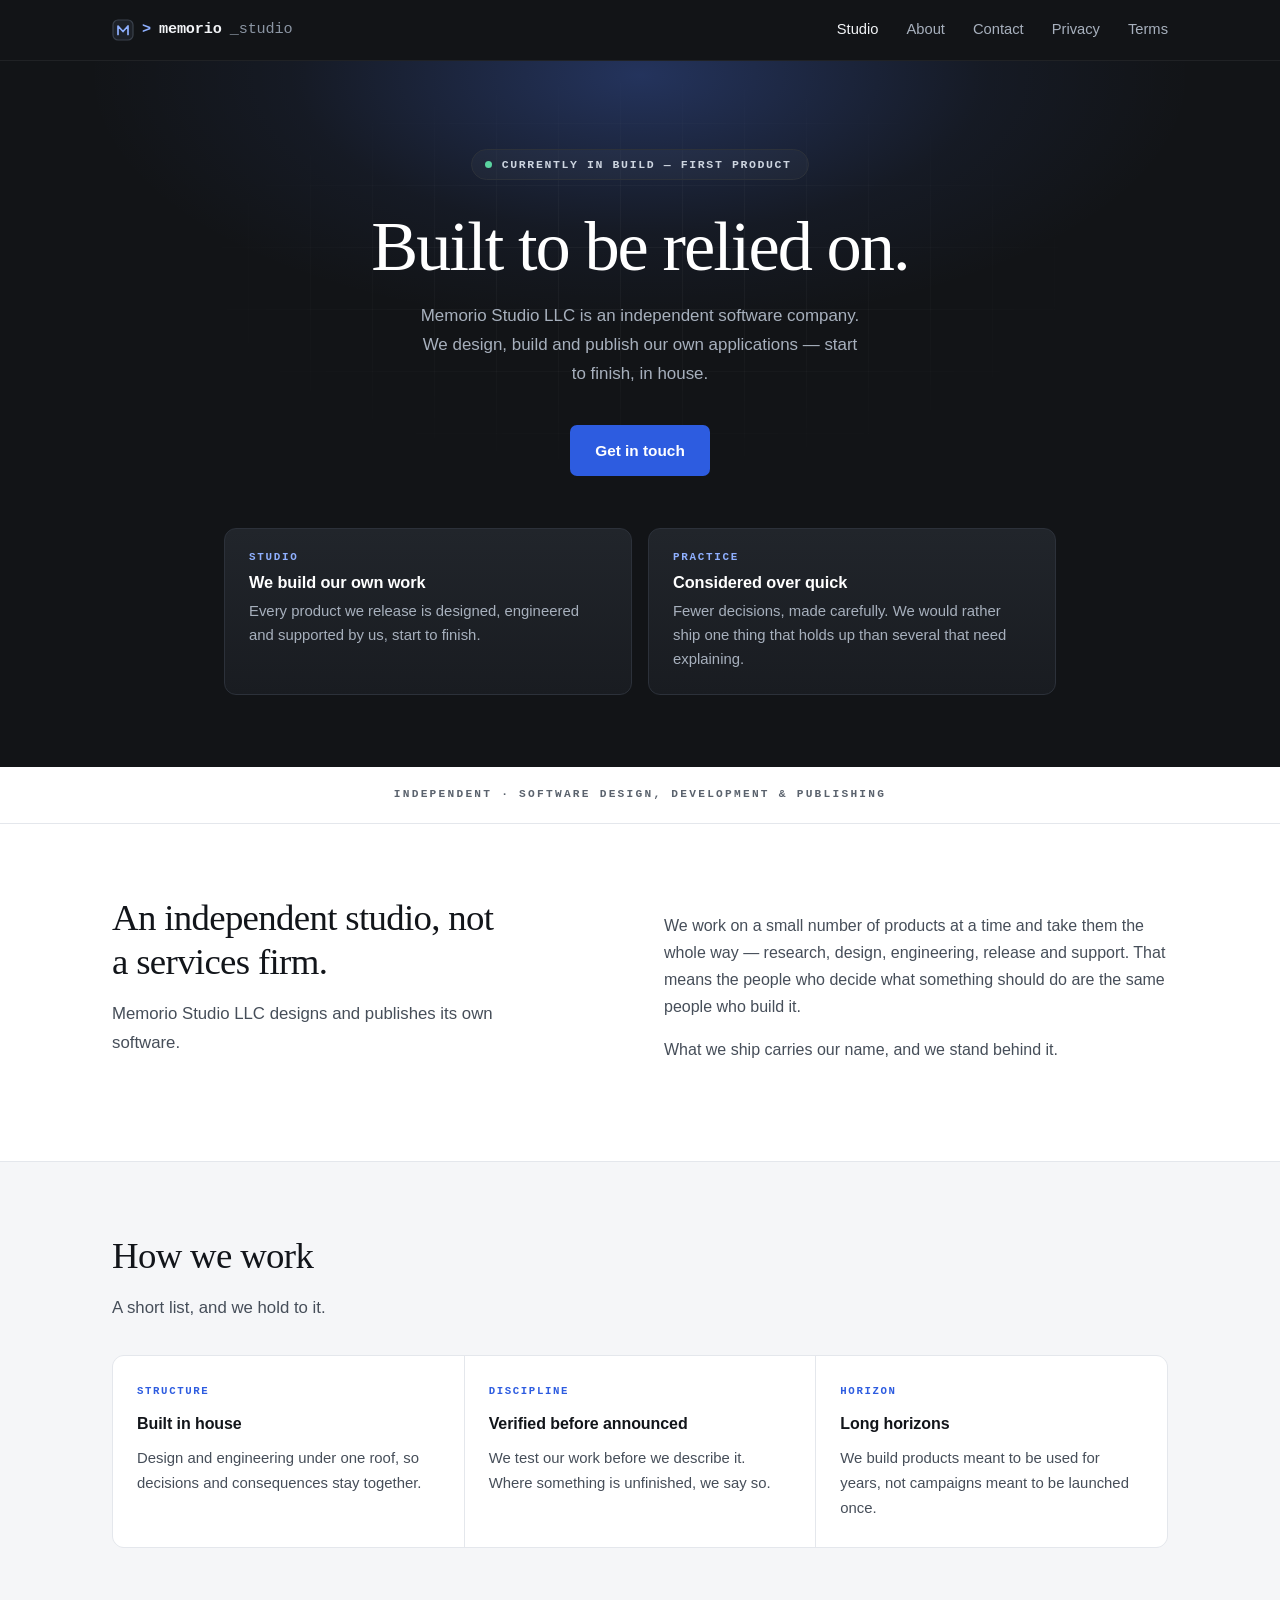
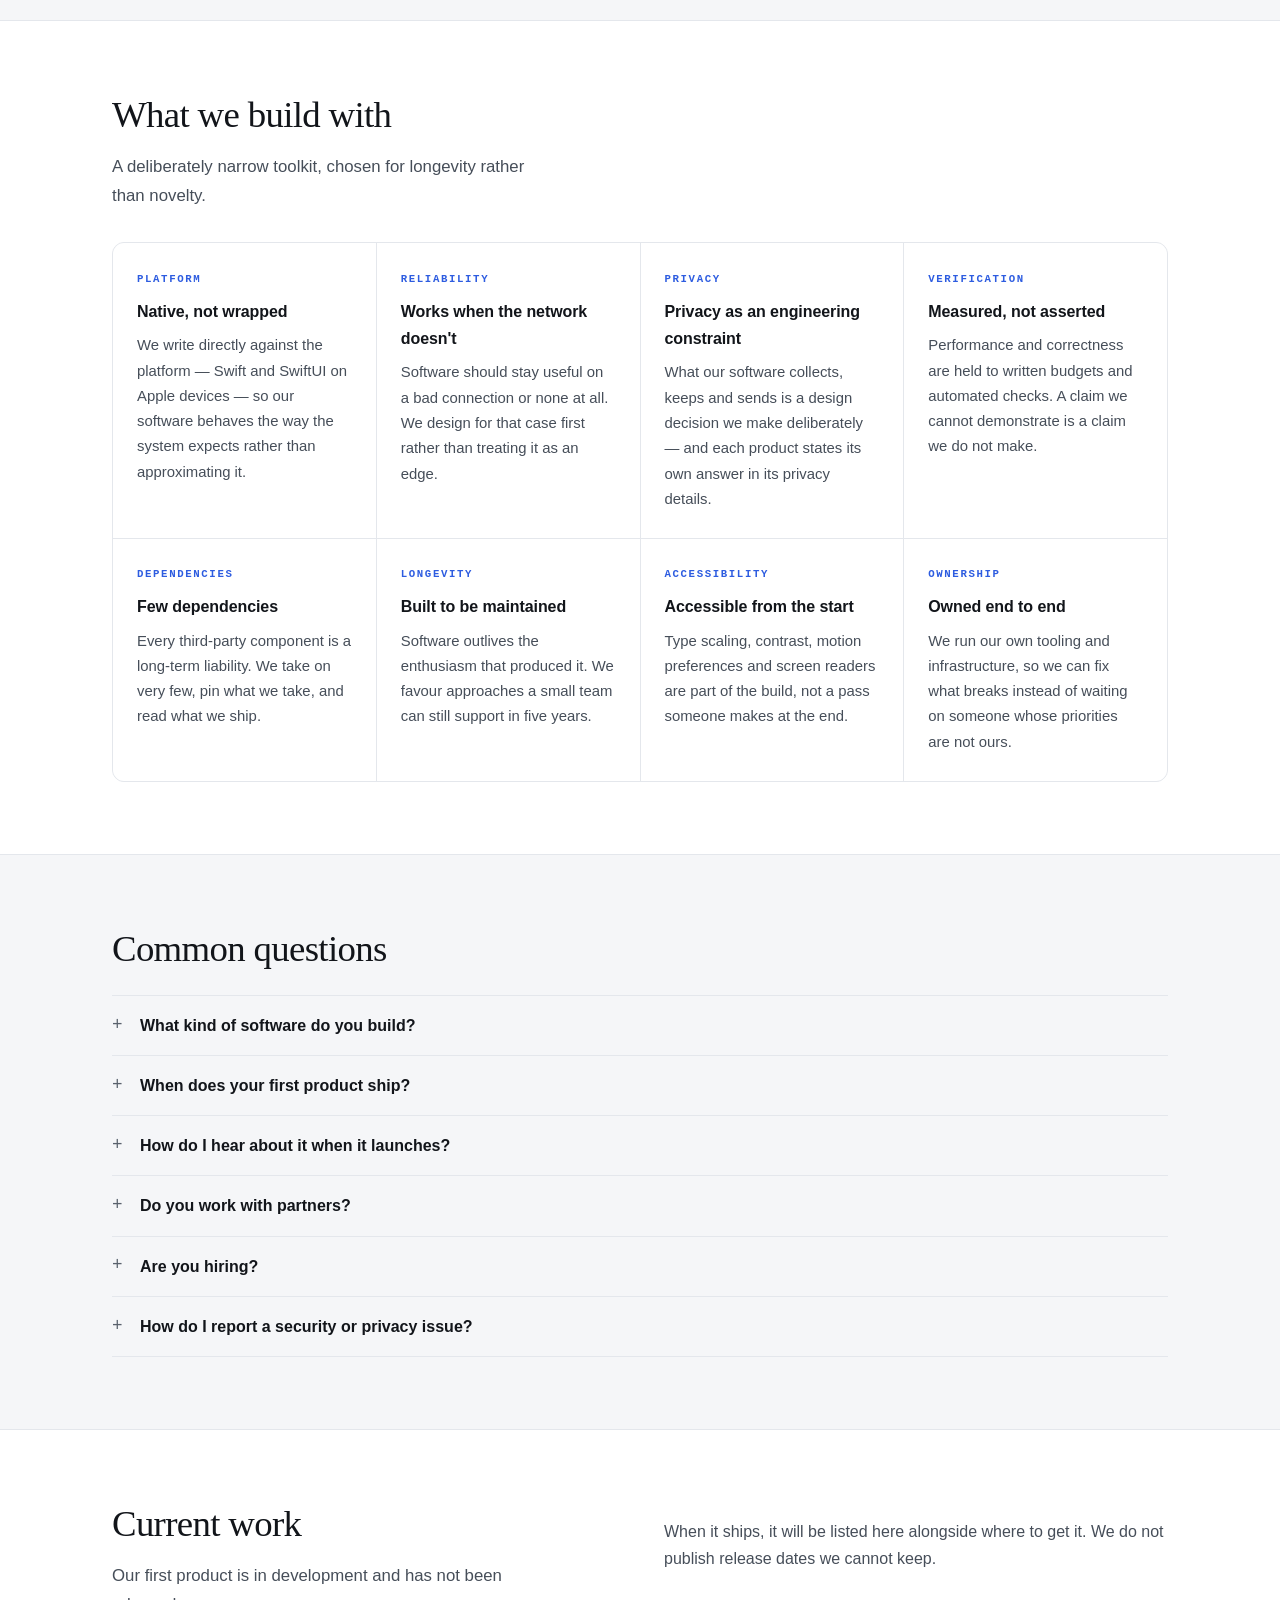
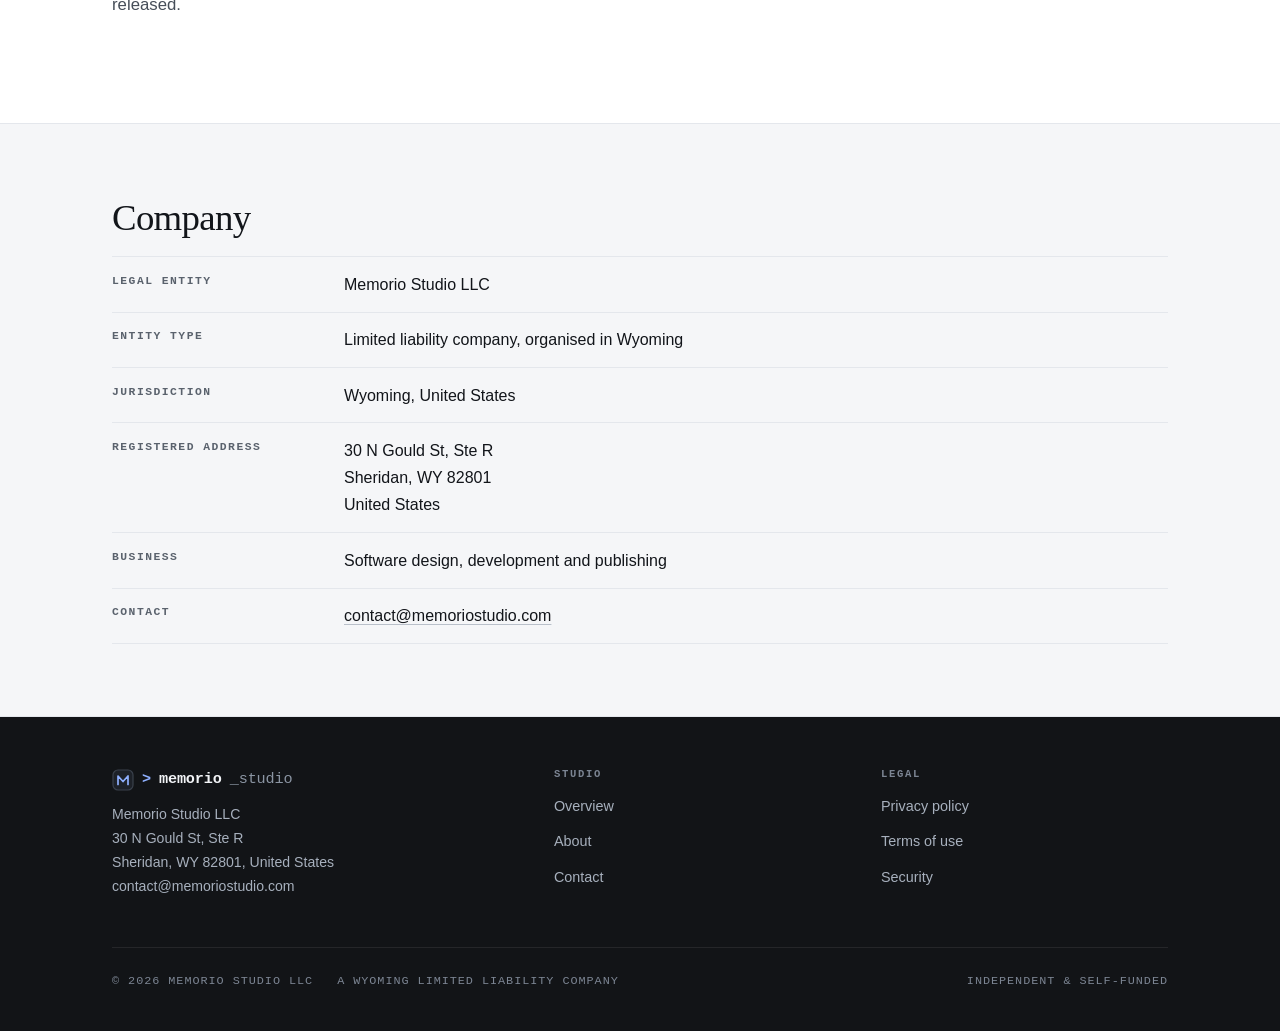
<file: index.html>
<!doctype html>
<html lang="en">
<head>
<meta charset="utf-8">
<meta name="viewport" content="width=device-width, initial-scale=1">
<title>Independent software company — Memorio Studio</title>
<meta name="description" content="Memorio Studio LLC is an independent software company. We design, build and publish our own applications.">
<meta http-equiv="Content-Security-Policy" content="default-src 'none'; style-src 'self'; img-src 'self'; base-uri 'none'; form-action 'none'">
<meta name="referrer" content="strict-origin-when-cross-origin">
<meta name="theme-color" content="#121417">
<link rel="canonical" href="https://memoriostudio.com/">
<meta property="og:type" content="website">
<meta property="og:site_name" content="Memorio Studio">
<meta property="og:title" content="Independent software company — Memorio Studio">
<meta property="og:description" content="Memorio Studio LLC is an independent software company. We design, build and publish our own applications.">
<meta property="og:url" content="https://memoriostudio.com/">
<meta name="twitter:card" content="summary">
<meta name="twitter:title" content="Independent software company — Memorio Studio">
<meta name="twitter:description" content="Memorio Studio LLC is an independent software company. We design, build and publish our own applications.">
<link rel="stylesheet" href="styles.css">
<link rel="icon" href="favicon.svg" type="image/svg+xml">
<script type="application/ld+json">
{"@context":"https://schema.org","@type":"Organization","name":"Memorio Studio LLC","alternateName":"Memorio Studio","legalName":"Memorio Studio LLC","url":"https://memoriostudio.com/","email":"contact@memoriostudio.com","description":"Independent software company designing, building and publishing its own applications.","foundingDate":"2026","address":{"@type":"PostalAddress","streetAddress":"30 N Gould St, Ste R","addressLocality":"Sheridan","addressRegion":"WY","postalCode":"82801","addressCountry":"US"},"contactPoint":{"@type":"ContactPoint","contactType":"customer support","email":"contact@memoriostudio.com","availableLanguage":"English"}}
</script>
</head>
<body>
<a class="skip" href="#main">Skip to content</a>
<header class="topbar"><div class="wrap">
  <a class="wordmark" href="index.html"><svg width="22" height="22" viewBox="0 0 22 22" fill="none" aria-hidden="true" focusable="false">
  <rect x="1" y="1" width="20" height="20" rx="5" fill="#1d2128" stroke="#3a414c" stroke-width="1.2"/>
  <path d="M6 15.5V7l5 5.5L16 7v8.5" stroke="#8fb0ff" stroke-width="1.7" stroke-linecap="round" stroke-linejoin="round"/>
</svg><span class="caret">&gt;</span><span>memorio</span><span class="dim">_studio</span></a>
  <nav aria-label="Primary">
    <a href="index.html" aria-current="page">Studio</a>
    <a href="about.html">About</a>
    <a href="contact.html">Contact</a>
    <a href="privacy.html">Privacy</a>
    <a href="terms.html">Terms</a>
  </nav>
</div></header>
<main id="main">
<section class="hero"><div class="wrap">
  <p class="status-line">
    <span class="pulse" aria-hidden="true"></span>
    <span>Currently in build — first product</span>
  </p>
  <h1>Built to be relied on.</h1>
  <p class="sub">Memorio Studio LLC is an independent software company. We design, build and
  publish our own applications — start to finish, in house.</p>
  <a class="cta" href="contact.html">Get in touch</a>


  <div class="hero-cards">
    <article class="hero-card">
      <p class="tag">Studio</p>
      <h2>We build our own work</h2>
      <p>Every product we release is designed, engineered and supported by us, start to
      finish.</p>
    </article>
    <article class="hero-card">
      <p class="tag">Practice</p>
      <h2>Considered over quick</h2>
      <p>Fewer decisions, made carefully. We would rather ship one thing that holds up than
      several that need explaining.</p>
    </article>
  </div>
</div></section>

<div class="band-label"><p>Independent · Software design, development &amp; publishing</p></div>

<section class="band"><div class="wrap">
  <div class="split">
    <div>
      <h2>An independent studio, not a services firm.</h2>
      <p class="lede">Memorio Studio LLC designs and publishes its own software.</p>
    </div>
    <div>
      <p>We work on a small number of products at a time and take them the whole way — research,
      design, engineering, release and support. That means the people who decide what something
      should do are the same people who build it.</p>
      <p>What we ship carries our name, and we stand behind it.</p>
    </div>
  </div>
</div></section>

<section class="band alt"><div class="wrap">
  <h2>How we work</h2>
  <p class="lede">A short list, and we hold to it.</p>
  <div class="tiles">
    <article class="tile" data-k="Structure">
      <h3>Built in house</h3>
      <p>Design and engineering under one roof, so decisions and consequences stay together.</p>
    </article>
    <article class="tile" data-k="Discipline">
      <h3>Verified before announced</h3>
      <p>We test our work before we describe it. Where something is unfinished, we say so.</p>
    </article>
    <article class="tile" data-k="Horizon">
      <h3>Long horizons</h3>
      <p>We build products meant to be used for years, not campaigns meant to be launched once.</p>
    </article>
  </div>
</div></section>

<section class="band"><div class="wrap">
  <h2>What we build with</h2>
  <p class="lede">A deliberately narrow toolkit, chosen for longevity rather than novelty.</p>
  <div class="tiles">
    <article class="tile" data-k="Platform">
      <h3>Native, not wrapped</h3>
      <p>We write directly against the platform — Swift and SwiftUI on Apple devices — so our
      software behaves the way the system expects rather than approximating it.</p>
    </article>
    <article class="tile" data-k="Reliability">
      <h3>Works when the network doesn't</h3>
      <p>Software should stay useful on a bad connection or none at all. We design for that case
      first rather than treating it as an edge.</p>
    </article>
    <article class="tile" data-k="Privacy">
      <h3>Privacy as an engineering constraint</h3>
      <p>What our software collects, keeps and sends is a design decision we make deliberately —
      and each product states its own answer in its privacy details.</p>
    </article>
    <article class="tile" data-k="Verification">
      <h3>Measured, not asserted</h3>
      <p>Performance and correctness are held to written budgets and automated checks. A claim we
      cannot demonstrate is a claim we do not make.</p>
    </article>
    <article class="tile" data-k="Dependencies">
      <h3>Few dependencies</h3>
      <p>Every third-party component is a long-term liability. We take on very few, pin what we
      take, and read what we ship.</p>
    </article>
    <article class="tile" data-k="Longevity">
      <h3>Built to be maintained</h3>
      <p>Software outlives the enthusiasm that produced it. We favour approaches a small team can
      still support in five years.</p>
    </article>
    <article class="tile" data-k="Accessibility">
      <h3>Accessible from the start</h3>
      <p>Type scaling, contrast, motion preferences and screen readers are part of the build, not
      a pass someone makes at the end.</p>
    </article>
    <article class="tile" data-k="Ownership">
      <h3>Owned end to end</h3>
      <p>We run our own tooling and infrastructure, so we can fix what breaks instead of waiting on
      someone whose priorities are not ours.</p>
    </article>
  </div>
</div></section>

<section class="band alt"><div class="wrap">
  <h2>Common questions</h2>
  <div class="faq">
    <details><summary>What kind of software do you build?</summary>
      <p>Consumer software for personal use — the kind someone opens on their own device rather
      than software a company buys on their behalf. Our current work concerns personal
      organisation: helping people keep hold of what they are responsible for.</p></details>
    <details><summary>When does your first product ship?</summary>
      <p>It is in development and unreleased. We announce dates only once we can keep them, and it
      will be listed on this site the day it is available.</p></details>
    <details><summary>How do I hear about it when it launches?</summary>
      <p>Write to <a href="mailto:contact@memoriostudio.com">contact@memoriostudio.com</a> and we
      will let you know. We would rather answer a short email than run a list you have to
      remember unsubscribing from.</p></details>
    <details><summary>Do you work with partners?</summary>
      <p>We are open to conversations about partnerships, licensing and distribution. Write to us
      with what you have in mind.</p></details>
    <details><summary>Are you hiring?</summary>
      <p>No open roles at the moment. If you build things carefully and want to be considered when
      that changes, send us something you have made.</p></details>
    <details><summary>How do I report a security or privacy issue?</summary>
      <p>Email us with enough detail to reproduce it. We will acknowledge your report and ask for a
      reasonable window to fix the issue before it is disclosed publicly.</p></details>
  </div>
</div></section>

<section class="band"><div class="wrap">
  <div class="split">
    <div>
      <h2>Current work</h2>
      <p class="lede">Our first product is in development and has not been released.</p>
    </div>
    <div>
      <p>When it ships, it will be listed here alongside where to get it. We do not publish
      release dates we cannot keep.</p>
    </div>
  </div>
</div></section>

<section class="band alt"><div class="wrap">
  <h2>Company</h2>
  <div class="ledger"><dl>
    <div class="row"><dt>Legal entity</dt><dd>Memorio Studio LLC</dd></div>
    <div class="row"><dt>Entity type</dt><dd>Limited liability company, organised in Wyoming</dd></div>
    <div class="row"><dt>Jurisdiction</dt><dd>Wyoming, United States</dd></div>
    <div class="row"><dt>Registered address</dt><dd>30 N Gould St, Ste R<br>Sheridan, WY 82801<br>United States</dd></div>
    <div class="row"><dt>Business</dt><dd>Software design, development and publishing</dd></div>
    <div class="row"><dt>Contact</dt><dd><a href="mailto:contact@memoriostudio.com">contact@memoriostudio.com</a></dd></div>
  </dl></div>
</div></section>
</main>
<footer class="site"><div class="wrap">
  <div class="foot-brand">
    <a class="wordmark" href="index.html"><svg width="22" height="22" viewBox="0 0 22 22" fill="none" aria-hidden="true" focusable="false">
  <rect x="1" y="1" width="20" height="20" rx="5" fill="#1d2128" stroke="#3a414c" stroke-width="1.2"/>
  <path d="M6 15.5V7l5 5.5L16 7v8.5" stroke="#8fb0ff" stroke-width="1.7" stroke-linecap="round" stroke-linejoin="round"/>
</svg><span class="caret">&gt;</span><span>memorio</span><span class="dim">_studio</span></a>
    <address>
      Memorio Studio LLC<br>
      30 N Gould St, Ste R<br>
      Sheridan, WY 82801, United States<br>
      <a href="mailto:contact@memoriostudio.com">contact@memoriostudio.com</a>
    </address>
  </div>
  <div class="foot-col">
    <h2>Studio</h2>
    <ul>
      <li><a href="index.html">Overview</a></li>
      <li><a href="about.html">About</a></li>
      <li><a href="contact.html">Contact</a></li>
    </ul>
  </div>
  <div class="foot-col">
    <h2>Legal</h2>
    <ul>
      <li><a href="privacy.html">Privacy policy</a></li>
      <li><a href="terms.html">Terms of use</a></li>
      <li><a href="security.html">Security</a></li>
    </ul>
  </div>
  <div class="foot-base">
    <span>&copy; 2026 Memorio Studio LLC</span>
    <span>A Wyoming limited liability company</span>
    <span class="push">Independent &amp; self-funded</span>
  </div>
</div></footer>
</body>
</html>
</file>
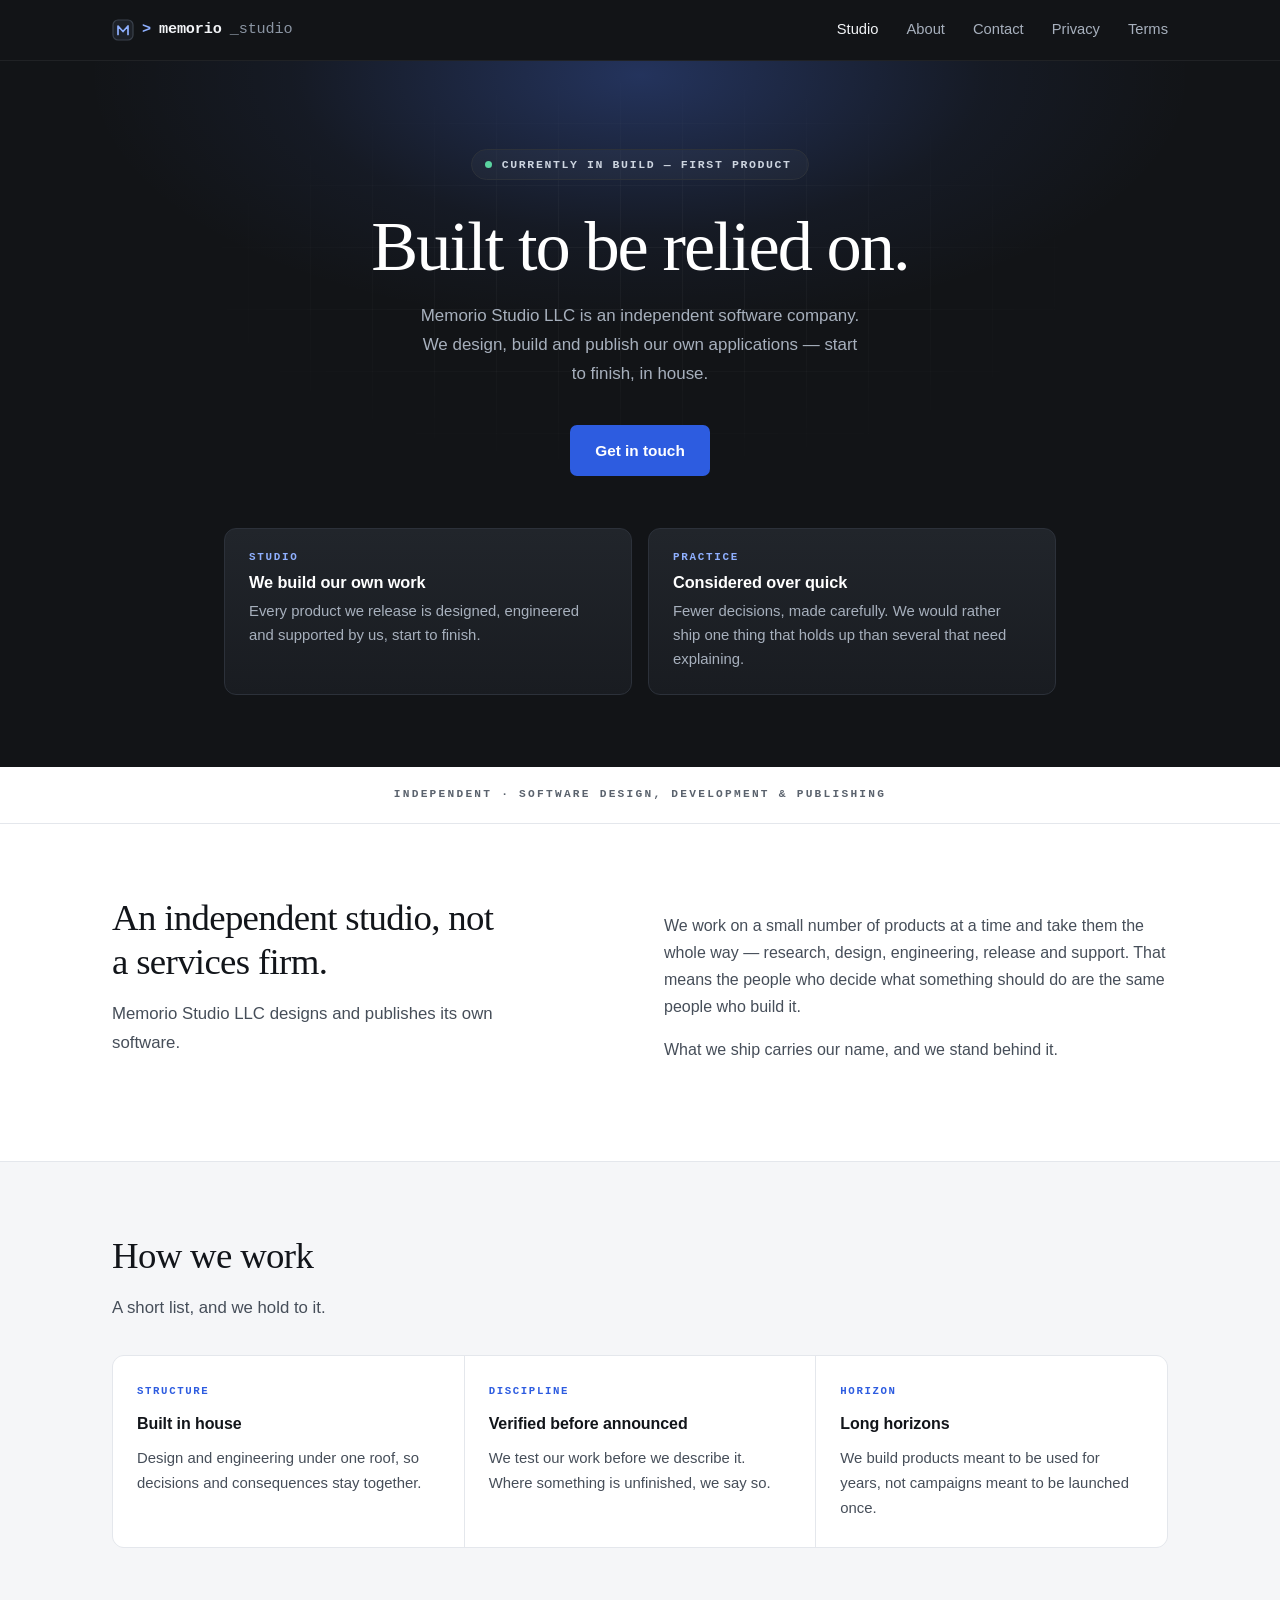
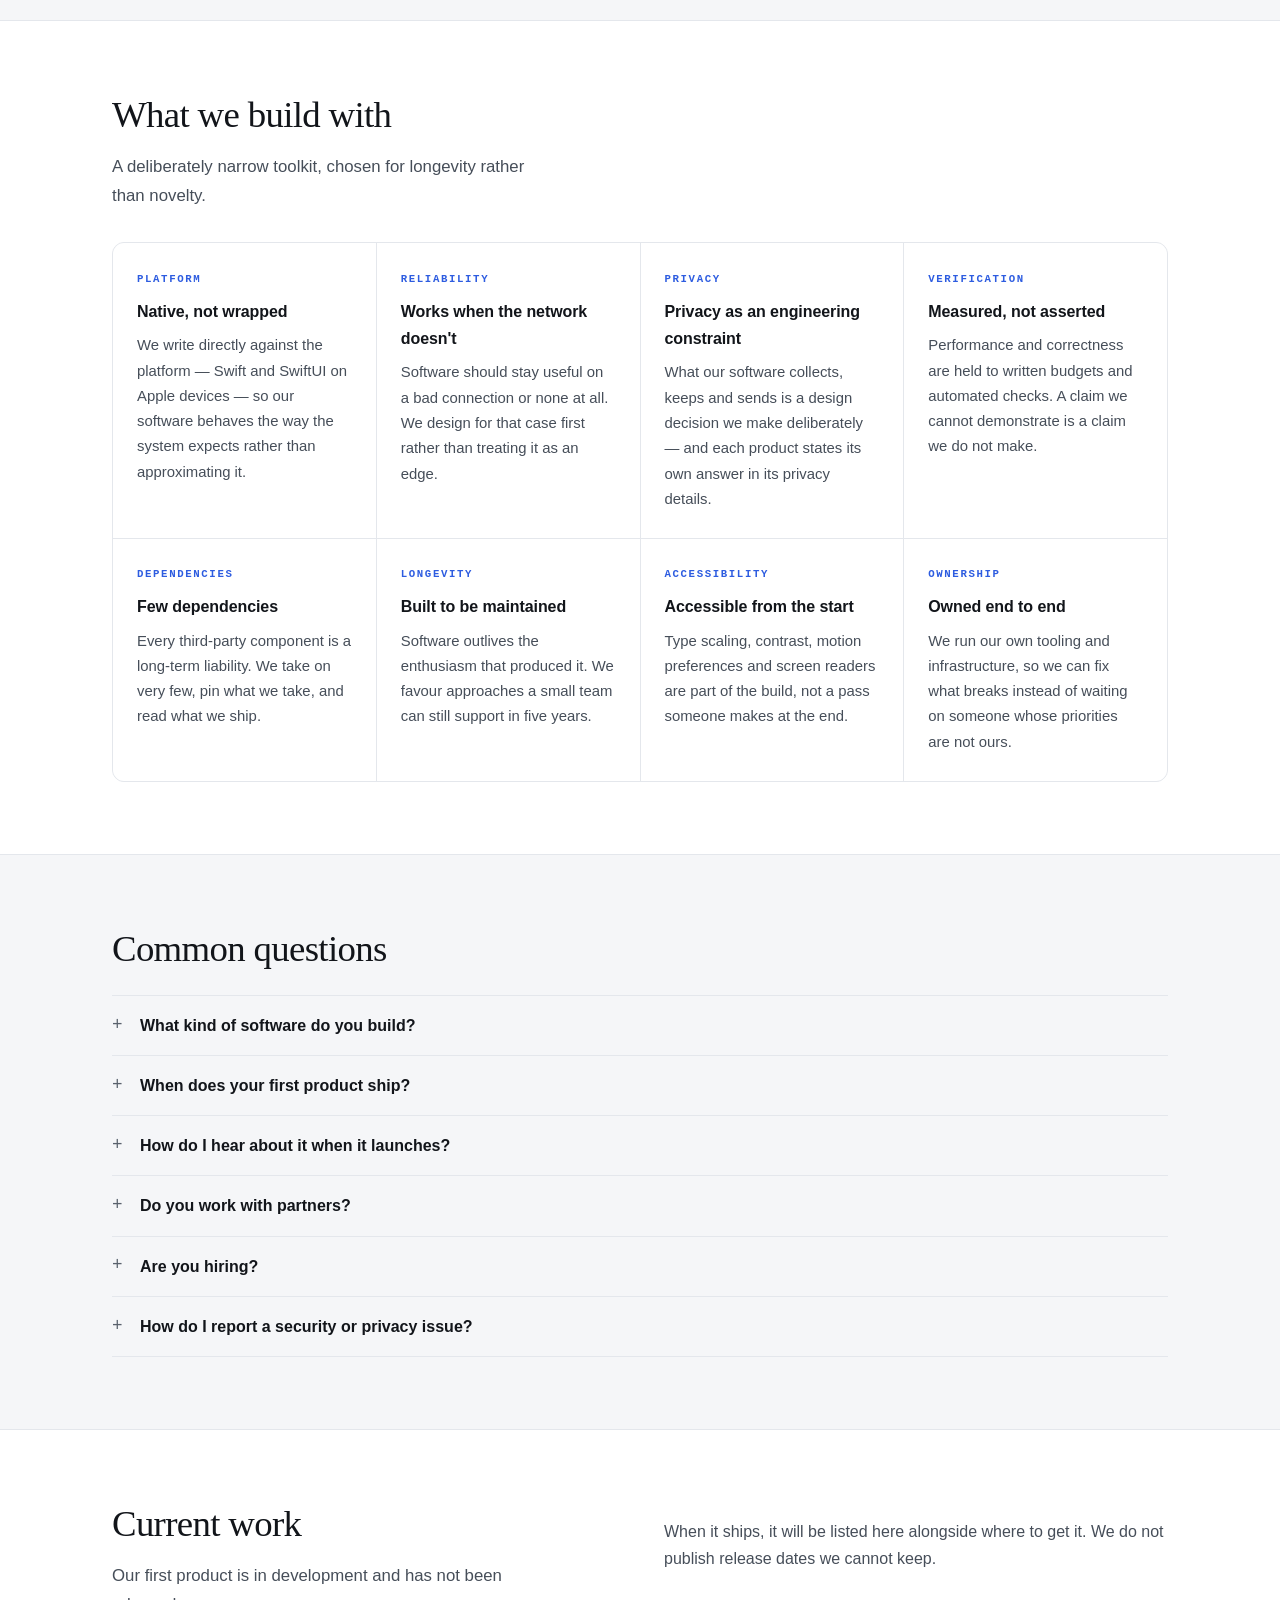
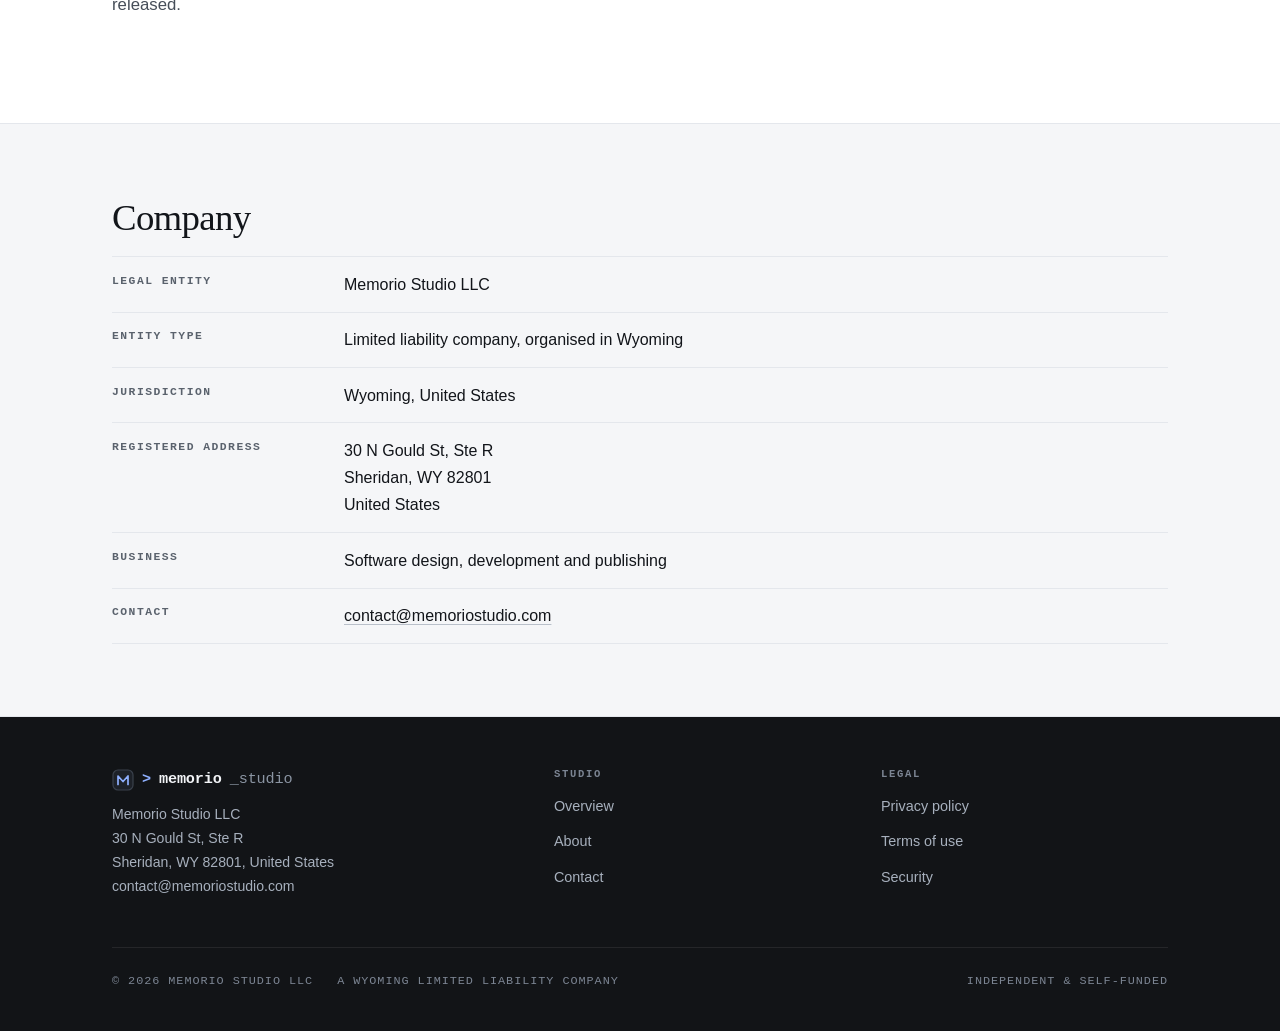
<file: site/index.html>
<!doctype html>
<html lang="en">
<head>
<meta charset="utf-8">
<meta name="viewport" content="width=device-width, initial-scale=1">
<title>Independent software company — Memorio Studio</title>
<meta name="description" content="Memorio Studio LLC is an independent software company. We design, build and publish our own applications.">
<meta name="theme-color" content="#121417">
<link rel="canonical" href="https://memoriostudio.com/">
<meta property="og:type" content="website">
<meta property="og:site_name" content="Memorio Studio">
<meta property="og:title" content="Independent software company — Memorio Studio">
<meta property="og:description" content="Memorio Studio LLC is an independent software company. We design, build and publish our own applications.">
<meta property="og:url" content="https://memoriostudio.com/">
<meta name="twitter:card" content="summary">
<meta name="twitter:title" content="Independent software company — Memorio Studio">
<meta name="twitter:description" content="Memorio Studio LLC is an independent software company. We design, build and publish our own applications.">
<link rel="stylesheet" href="/styles.css">
<link rel="icon" href="/favicon.svg" type="image/svg+xml">
<script type="application/ld+json">
{"@context":"https://schema.org","@type":"Organization","name":"Memorio Studio LLC","alternateName":"Memorio Studio","legalName":"Memorio Studio LLC","url":"https://memoriostudio.com/","email":"contact@memoriostudio.com","description":"Independent software company designing, building and publishing its own applications.","foundingDate":"2026","address":{"@type":"PostalAddress","streetAddress":"30 N Gould St, Ste R","addressLocality":"Sheridan","addressRegion":"WY","postalCode":"82801","addressCountry":"US"},"contactPoint":{"@type":"ContactPoint","contactType":"customer support","email":"contact@memoriostudio.com","availableLanguage":"English"}}
</script>
</head>
<body>
<a class="skip" href="#main">Skip to content</a>
<header class="topbar"><div class="wrap">
  <a class="wordmark" href="/"><svg width="22" height="22" viewBox="0 0 22 22" fill="none" aria-hidden="true" focusable="false">
  <rect x="1" y="1" width="20" height="20" rx="5" fill="#1d2128" stroke="#3a414c" stroke-width="1.2"/>
  <path d="M6 15.5V7l5 5.5L16 7v8.5" stroke="#8fb0ff" stroke-width="1.7" stroke-linecap="round" stroke-linejoin="round"/>
</svg><span class="caret">&gt;</span><span>memorio</span><span class="dim">_studio</span></a>
  <nav aria-label="Primary">
    <a href="/" aria-current="page">Studio</a>
    <a href="/about.html">About</a>
    <a href="/contact.html">Contact</a>
    <a href="/privacy.html">Privacy</a>
    <a href="/terms.html">Terms</a>
  </nav>
</div></header>
<main id="main">
<section class="hero"><div class="wrap">
  <p class="status-line">
    <span class="pulse" aria-hidden="true"></span>
    <span>Currently in build — first product</span>
  </p>
  <h1>Built to be relied on.</h1>
  <p class="sub">Memorio Studio LLC is an independent software company. We design, build and
  publish our own applications — start to finish, in house.</p>
  <a class="cta" href="/contact.html">Get in touch</a>


  <div class="hero-cards">
    <article class="hero-card">
      <p class="tag">Studio</p>
      <h2>We build our own work</h2>
      <p>Every product we release is designed, engineered and supported by us, start to
      finish.</p>
    </article>
    <article class="hero-card">
      <p class="tag">Practice</p>
      <h2>Considered over quick</h2>
      <p>Fewer decisions, made carefully. We would rather ship one thing that holds up than
      several that need explaining.</p>
    </article>
  </div>
</div></section>

<div class="band-label"><p>Independent · Software design, development &amp; publishing</p></div>

<section class="band"><div class="wrap">
  <div class="split">
    <div>
      <h2>An independent studio, not a services firm.</h2>
      <p class="lede">Memorio Studio LLC designs and publishes its own software.</p>
    </div>
    <div>
      <p>We work on a small number of products at a time and take them the whole way — research,
      design, engineering, release and support. That means the people who decide what something
      should do are the same people who build it.</p>
      <p>What we ship carries our name, and we stand behind it.</p>
    </div>
  </div>
</div></section>

<section class="band alt"><div class="wrap">
  <h2>How we work</h2>
  <p class="lede">A short list, and we hold to it.</p>
  <div class="tiles">
    <article class="tile" data-k="Structure">
      <h3>Built in house</h3>
      <p>Design and engineering under one roof, so decisions and consequences stay together.</p>
    </article>
    <article class="tile" data-k="Discipline">
      <h3>Verified before announced</h3>
      <p>We test our work before we describe it. Where something is unfinished, we say so.</p>
    </article>
    <article class="tile" data-k="Horizon">
      <h3>Long horizons</h3>
      <p>We build products meant to be used for years, not campaigns meant to be launched once.</p>
    </article>
  </div>
</div></section>

<section class="band"><div class="wrap">
  <h2>What we build with</h2>
  <p class="lede">A deliberately narrow toolkit, chosen for longevity rather than novelty.</p>
  <div class="tiles">
    <article class="tile" data-k="Platform">
      <h3>Native, not wrapped</h3>
      <p>We write directly against the platform — Swift and SwiftUI on Apple devices — so our
      software behaves the way the system expects rather than approximating it.</p>
    </article>
    <article class="tile" data-k="Reliability">
      <h3>Works when the network doesn't</h3>
      <p>Software should stay useful on a bad connection or none at all. We design for that case
      first rather than treating it as an edge.</p>
    </article>
    <article class="tile" data-k="Privacy">
      <h3>Privacy as an engineering constraint</h3>
      <p>What our software collects, keeps and sends is a design decision we make deliberately —
      and each product states its own answer in its privacy details.</p>
    </article>
    <article class="tile" data-k="Verification">
      <h3>Measured, not asserted</h3>
      <p>Performance and correctness are held to written budgets and automated checks. A claim we
      cannot demonstrate is a claim we do not make.</p>
    </article>
    <article class="tile" data-k="Dependencies">
      <h3>Few dependencies</h3>
      <p>Every third-party component is a long-term liability. We take on very few, pin what we
      take, and read what we ship.</p>
    </article>
    <article class="tile" data-k="Longevity">
      <h3>Built to be maintained</h3>
      <p>Software outlives the enthusiasm that produced it. We favour approaches a small team can
      still support in five years.</p>
    </article>
    <article class="tile" data-k="Accessibility">
      <h3>Accessible from the start</h3>
      <p>Type scaling, contrast, motion preferences and screen readers are part of the build, not
      a pass someone makes at the end.</p>
    </article>
    <article class="tile" data-k="Ownership">
      <h3>Owned end to end</h3>
      <p>We run our own tooling and infrastructure, so we can fix what breaks instead of waiting on
      someone whose priorities are not ours.</p>
    </article>
  </div>
</div></section>

<section class="band alt"><div class="wrap">
  <h2>Common questions</h2>
  <div class="faq">
    <details><summary>What kind of software do you build?</summary>
      <p>Consumer software for personal use — the kind someone opens on their own device rather
      than software a company buys on their behalf. Our current work concerns personal
      organisation: helping people keep hold of what they are responsible for.</p></details>
    <details><summary>When does your first product ship?</summary>
      <p>It is in development and unreleased. We announce dates only once we can keep them, and it
      will be listed on this site the day it is available.</p></details>
    <details><summary>How do I hear about it when it launches?</summary>
      <p>Write to <a href="mailto:contact@memoriostudio.com">contact@memoriostudio.com</a> and we
      will let you know. We would rather answer a short email than run a list you have to
      remember unsubscribing from.</p></details>
    <details><summary>Do you work with partners?</summary>
      <p>We are open to conversations about partnerships, licensing and distribution. Write to us
      with what you have in mind.</p></details>
    <details><summary>Are you hiring?</summary>
      <p>No open roles at the moment. If you build things carefully and want to be considered when
      that changes, send us something you have made.</p></details>
    <details><summary>How do I report a security or privacy issue?</summary>
      <p>Email us with enough detail to reproduce it. We will acknowledge your report and ask for a
      reasonable window to fix the issue before it is disclosed publicly.</p></details>
  </div>
</div></section>

<section class="band"><div class="wrap">
  <div class="split">
    <div>
      <h2>Current work</h2>
      <p class="lede">Our first product is in development and has not been released.</p>
    </div>
    <div>
      <p>When it ships, it will be listed here alongside where to get it. We do not publish
      release dates we cannot keep.</p>
    </div>
  </div>
</div></section>

<section class="band alt"><div class="wrap">
  <h2>Company</h2>
  <div class="ledger"><dl>
    <div class="row"><dt>Legal entity</dt><dd>Memorio Studio LLC</dd></div>
    <div class="row"><dt>Entity type</dt><dd>Limited liability company, organised in Wyoming</dd></div>
    <div class="row"><dt>Jurisdiction</dt><dd>Wyoming, United States</dd></div>
    <div class="row"><dt>Registered address</dt><dd>30 N Gould St, Ste R<br>Sheridan, WY 82801<br>United States</dd></div>
    <div class="row"><dt>Business</dt><dd>Software design, development and publishing</dd></div>
    <div class="row"><dt>Contact</dt><dd><a href="mailto:contact@memoriostudio.com">contact@memoriostudio.com</a></dd></div>
  </dl></div>
</div></section>
</main>
<footer class="site"><div class="wrap">
  <div class="foot-brand">
    <a class="wordmark" href="/"><svg width="22" height="22" viewBox="0 0 22 22" fill="none" aria-hidden="true" focusable="false">
  <rect x="1" y="1" width="20" height="20" rx="5" fill="#1d2128" stroke="#3a414c" stroke-width="1.2"/>
  <path d="M6 15.5V7l5 5.5L16 7v8.5" stroke="#8fb0ff" stroke-width="1.7" stroke-linecap="round" stroke-linejoin="round"/>
</svg><span class="caret">&gt;</span><span>memorio</span><span class="dim">_studio</span></a>
    <address>
      Memorio Studio LLC<br>
      30 N Gould St, Ste R<br>
      Sheridan, WY 82801, United States<br>
      <a href="mailto:contact@memoriostudio.com">contact@memoriostudio.com</a>
    </address>
  </div>
  <div class="foot-col">
    <h2>Studio</h2>
    <ul>
      <li><a href="/">Overview</a></li>
      <li><a href="/about.html">About</a></li>
      <li><a href="/contact.html">Contact</a></li>
    </ul>
  </div>
  <div class="foot-col">
    <h2>Legal</h2>
    <ul>
      <li><a href="/privacy.html">Privacy policy</a></li>
      <li><a href="/terms.html">Terms of use</a></li>
      <li><a href="/.well-known/security.txt">Security</a></li>
    </ul>
  </div>
  <div class="foot-base">
    <span>&copy; 2026 Memorio Studio LLC</span>
    <span>A Wyoming limited liability company</span>
    <span class="push">Independent &amp; self-funded</span>
  </div>
</div></footer>
</body>
</html>
</file>
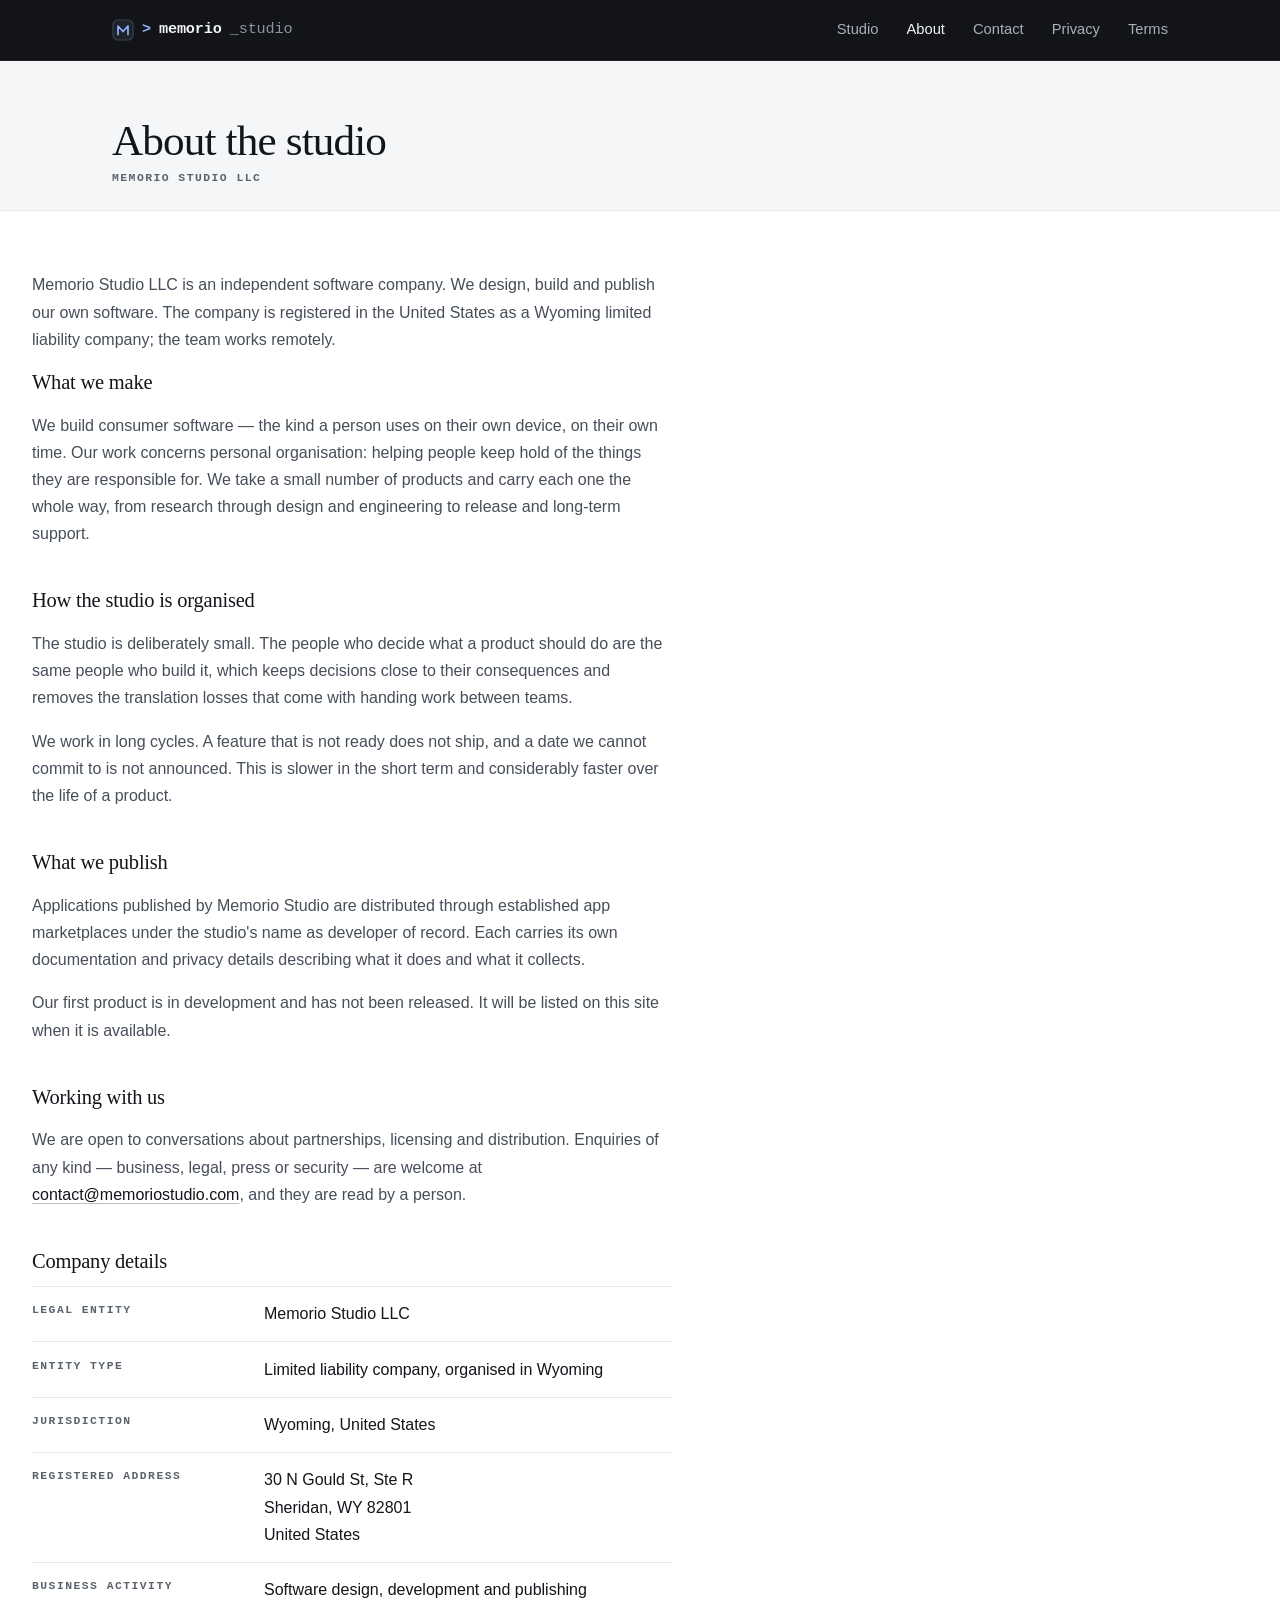
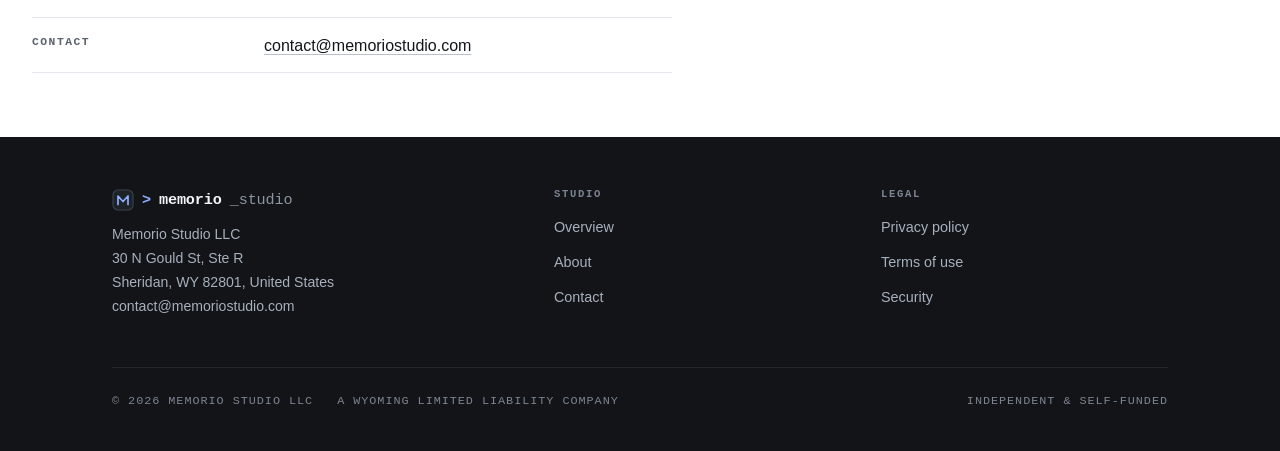
<file: about.html>
<!doctype html>
<html lang="en">
<head>
<meta charset="utf-8">
<meta name="viewport" content="width=device-width, initial-scale=1">
<title>About — Memorio Studio</title>
<meta name="description" content="Memorio Studio LLC — an independent software company: what we make, how the studio is organised, and our company details.">
<meta http-equiv="Content-Security-Policy" content="default-src 'none'; style-src 'self'; img-src 'self'; base-uri 'none'; form-action 'none'">
<meta name="referrer" content="strict-origin-when-cross-origin">
<meta name="theme-color" content="#121417">
<link rel="canonical" href="https://memoriostudio.com/about.html">
<meta property="og:type" content="website">
<meta property="og:site_name" content="Memorio Studio">
<meta property="og:title" content="About — Memorio Studio">
<meta property="og:description" content="Memorio Studio LLC — an independent software company: what we make, how the studio is organised, and our company details.">
<meta property="og:url" content="https://memoriostudio.com/about.html">
<meta name="twitter:card" content="summary">
<meta name="twitter:title" content="About — Memorio Studio">
<meta name="twitter:description" content="Memorio Studio LLC — an independent software company: what we make, how the studio is organised, and our company details.">
<link rel="stylesheet" href="styles.css">
<link rel="icon" href="favicon.svg" type="image/svg+xml">
<script type="application/ld+json">
{"@context":"https://schema.org","@type":"Organization","name":"Memorio Studio LLC","alternateName":"Memorio Studio","legalName":"Memorio Studio LLC","url":"https://memoriostudio.com/","email":"contact@memoriostudio.com","description":"Independent software company designing, building and publishing its own products.","foundingDate":"2026","address":{"@type":"PostalAddress","streetAddress":"30 N Gould St, Ste R","addressLocality":"Sheridan","addressRegion":"WY","postalCode":"82801","addressCountry":"US"},"contactPoint":{"@type":"ContactPoint","contactType":"customer support","email":"contact@memoriostudio.com","availableLanguage":"English"}}
</script>
</head>
<body>
<a class="skip" href="#main">Skip to content</a>
<header class="topbar"><div class="wrap">
  <a class="wordmark" href="index.html"><svg width="22" height="22" viewBox="0 0 22 22" fill="none" aria-hidden="true" focusable="false">
  <rect x="1" y="1" width="20" height="20" rx="5" fill="#1d2128" stroke="#3a414c" stroke-width="1.2"/>
  <path d="M6 15.5V7l5 5.5L16 7v8.5" stroke="#8fb0ff" stroke-width="1.7" stroke-linecap="round" stroke-linejoin="round"/>
</svg><span class="caret">&gt;</span><span>memorio</span><span class="dim">_studio</span></a>
  <nav aria-label="Primary">
    <a href="index.html">Studio</a>
    <a href="about.html" aria-current="page">About</a>
    <a href="contact.html">Contact</a>
    <a href="privacy.html">Privacy</a>
    <a href="terms.html">Terms</a>
  </nav>
</div></header>
<main id="main">
<section class="doc-head"><div class="wrap">
  <h1>About the studio</h1>
  <p class="updated">Memorio Studio LLC</p>
</div></section>
<section class="doc"><div class="wrap">
<p>Memorio Studio LLC is an independent software company. We design, build and publish our own
software. The company is registered in the United States as a Wyoming limited liability company;
the team works remotely.</p>

<h2>What we make</h2>
<p>We build consumer software — the kind a person uses on their own device, on their own time. Our
work concerns personal organisation: helping people keep hold of the things they are responsible
for. We take a small number of products and carry each one the whole way, from research through
design and engineering to release and long-term support.</p>

<h2>How the studio is organised</h2>
<p>The studio is deliberately small. The people who decide what a product should do are the same
people who build it, which keeps decisions close to their consequences and removes the translation
losses that come with handing work between teams.</p>
<p>We work in long cycles. A feature that is not ready does not ship, and a date we cannot commit to
is not announced. This is slower in the short term and considerably faster over the life of a
product.</p>

<h2>What we publish</h2>
<p>Applications published by Memorio Studio are distributed through established app marketplaces
under the studio's name as developer of record. Each carries its own documentation and privacy
details describing what it does and what it collects.</p>
<p>Our first product is in development and has not been released. It will be listed on this site
when it is available.</p>

<h2>Working with us</h2>
<p>We are open to conversations about partnerships, licensing and distribution. Enquiries of any
kind — business, legal, press or security — are welcome at
<a href="mailto:contact@memoriostudio.com">contact@memoriostudio.com</a>, and they are read by a
person.</p>

<h2>Company details</h2>
<div class="ledger"><dl>
  <div class="row"><dt>Legal entity</dt><dd>Memorio Studio LLC</dd></div>
  <div class="row"><dt>Entity type</dt><dd>Limited liability company, organised in Wyoming</dd></div>
  <div class="row"><dt>Jurisdiction</dt><dd>Wyoming, United States</dd></div>
  <div class="row"><dt>Registered address</dt><dd>30 N Gould St, Ste R<br>Sheridan, WY 82801<br>United States</dd></div>
  <div class="row"><dt>Business activity</dt><dd>Software design, development and publishing</dd></div>
  <div class="row"><dt>Contact</dt><dd><a href="mailto:contact@memoriostudio.com">contact@memoriostudio.com</a></dd></div>
</dl></div>
</div></section>
</main>
<footer class="site"><div class="wrap">
  <div class="foot-brand">
    <a class="wordmark" href="index.html"><svg width="22" height="22" viewBox="0 0 22 22" fill="none" aria-hidden="true" focusable="false">
  <rect x="1" y="1" width="20" height="20" rx="5" fill="#1d2128" stroke="#3a414c" stroke-width="1.2"/>
  <path d="M6 15.5V7l5 5.5L16 7v8.5" stroke="#8fb0ff" stroke-width="1.7" stroke-linecap="round" stroke-linejoin="round"/>
</svg><span class="caret">&gt;</span><span>memorio</span><span class="dim">_studio</span></a>
    <address>
      Memorio Studio LLC<br>
      30 N Gould St, Ste R<br>
      Sheridan, WY 82801, United States<br>
      <a href="mailto:contact@memoriostudio.com">contact@memoriostudio.com</a>
    </address>
  </div>
  <div class="foot-col">
    <h2>Studio</h2>
    <ul>
      <li><a href="index.html">Overview</a></li>
      <li><a href="about.html">About</a></li>
      <li><a href="contact.html">Contact</a></li>
    </ul>
  </div>
  <div class="foot-col">
    <h2>Legal</h2>
    <ul>
      <li><a href="privacy.html">Privacy policy</a></li>
      <li><a href="terms.html">Terms of use</a></li>
      <li><a href="security.html">Security</a></li>
    </ul>
  </div>
  <div class="foot-base">
    <span>&copy; 2026 Memorio Studio LLC</span>
    <span>A Wyoming limited liability company</span>
    <span class="push">Independent &amp; self-funded</span>
  </div>
</div></footer>
</body>
</html>
</file>
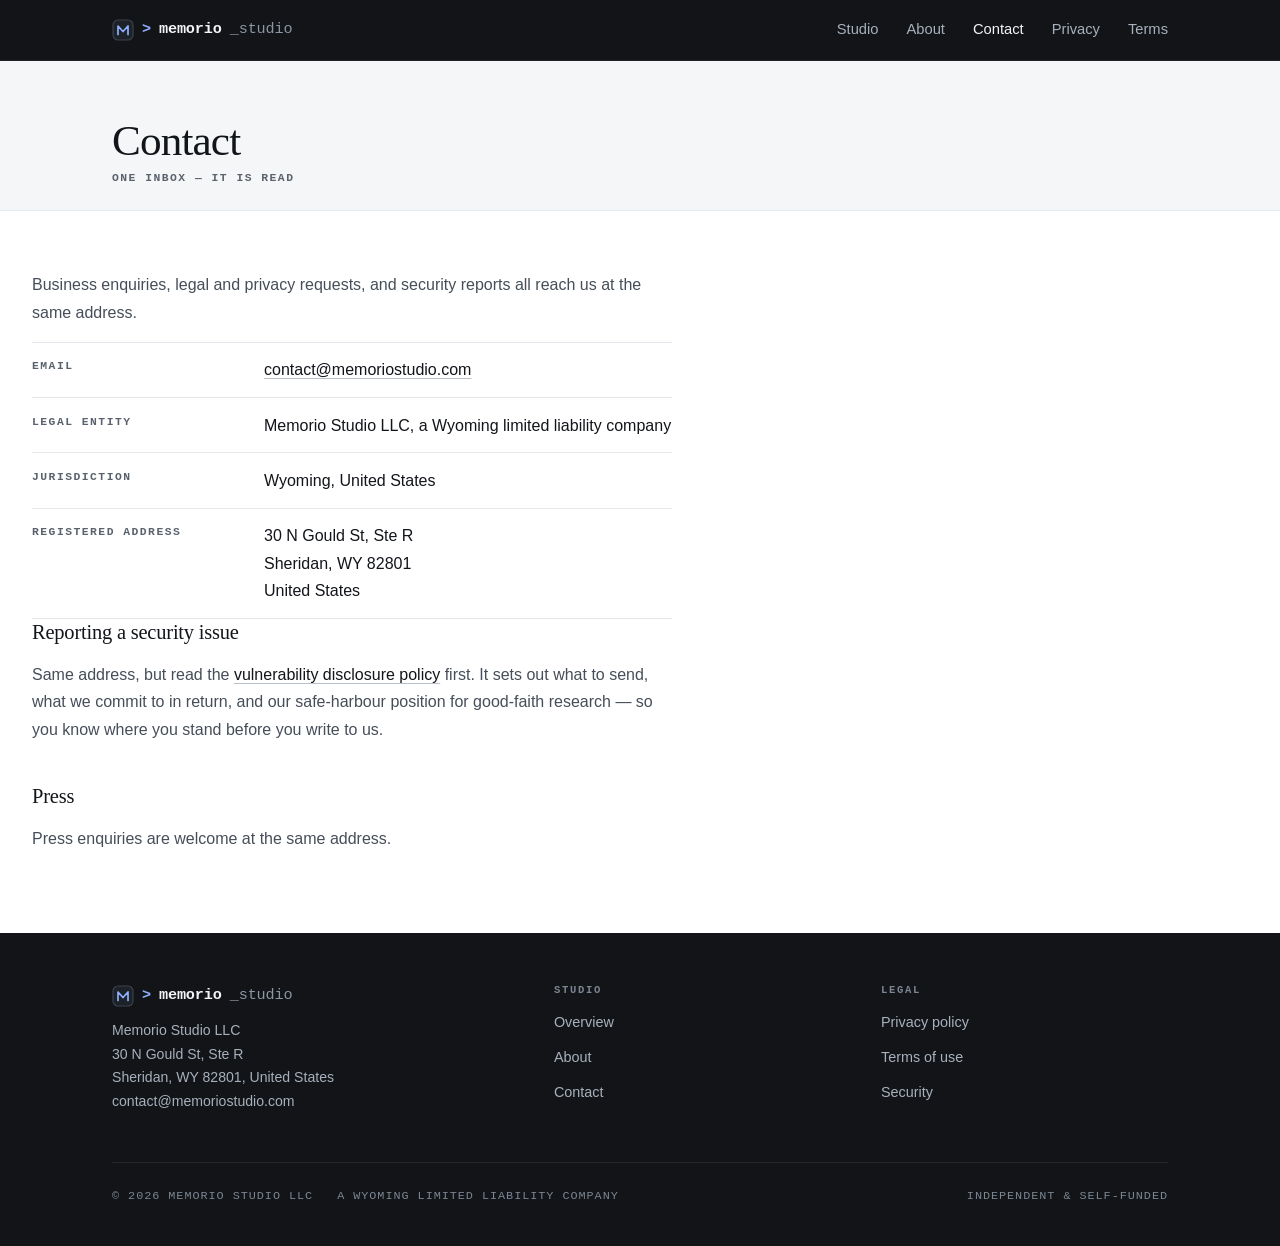
<file: contact.html>
<!doctype html>
<html lang="en">
<head>
<meta charset="utf-8">
<meta name="viewport" content="width=device-width, initial-scale=1">
<title>Contact — Memorio Studio</title>
<meta name="description" content="How to reach Memorio Studio LLC.">
<meta http-equiv="Content-Security-Policy" content="default-src 'none'; style-src 'self'; img-src 'self'; base-uri 'none'; form-action 'none'">
<meta name="referrer" content="strict-origin-when-cross-origin">
<meta name="theme-color" content="#121417">
<link rel="canonical" href="https://memoriostudio.com/contact.html">
<meta property="og:type" content="website">
<meta property="og:site_name" content="Memorio Studio">
<meta property="og:title" content="Contact — Memorio Studio">
<meta property="og:description" content="How to reach Memorio Studio LLC.">
<meta property="og:url" content="https://memoriostudio.com/contact.html">
<meta name="twitter:card" content="summary">
<meta name="twitter:title" content="Contact — Memorio Studio">
<meta name="twitter:description" content="How to reach Memorio Studio LLC.">
<link rel="stylesheet" href="styles.css">
<link rel="icon" href="favicon.svg" type="image/svg+xml">
<script type="application/ld+json">
{"@context":"https://schema.org","@type":"Organization","name":"Memorio Studio LLC","alternateName":"Memorio Studio","legalName":"Memorio Studio LLC","url":"https://memoriostudio.com/","email":"contact@memoriostudio.com","description":"Independent software company designing, building and publishing its own products.","foundingDate":"2026","address":{"@type":"PostalAddress","streetAddress":"30 N Gould St, Ste R","addressLocality":"Sheridan","addressRegion":"WY","postalCode":"82801","addressCountry":"US"},"contactPoint":{"@type":"ContactPoint","contactType":"customer support","email":"contact@memoriostudio.com","availableLanguage":"English"}}
</script>
</head>
<body>
<a class="skip" href="#main">Skip to content</a>
<header class="topbar"><div class="wrap">
  <a class="wordmark" href="index.html"><svg width="22" height="22" viewBox="0 0 22 22" fill="none" aria-hidden="true" focusable="false">
  <rect x="1" y="1" width="20" height="20" rx="5" fill="#1d2128" stroke="#3a414c" stroke-width="1.2"/>
  <path d="M6 15.5V7l5 5.5L16 7v8.5" stroke="#8fb0ff" stroke-width="1.7" stroke-linecap="round" stroke-linejoin="round"/>
</svg><span class="caret">&gt;</span><span>memorio</span><span class="dim">_studio</span></a>
  <nav aria-label="Primary">
    <a href="index.html">Studio</a>
    <a href="about.html">About</a>
    <a href="contact.html" aria-current="page">Contact</a>
    <a href="privacy.html">Privacy</a>
    <a href="terms.html">Terms</a>
  </nav>
</div></header>
<main id="main">
<section class="doc-head"><div class="wrap">
  <h1>Contact</h1>
  <p class="updated">One inbox — it is read</p>
</div></section>
<section class="doc"><div class="wrap">
<p>Business enquiries, legal and privacy requests, and security reports all reach us at the same
address.</p>

<div class="ledger"><dl>
  <div class="row"><dt>Email</dt><dd><a href="mailto:contact@memoriostudio.com">contact@memoriostudio.com</a></dd></div>
  <div class="row"><dt>Legal entity</dt><dd>Memorio Studio LLC, a Wyoming limited liability company</dd></div>
  <div class="row"><dt>Jurisdiction</dt><dd>Wyoming, United States</dd></div>
  <div class="row"><dt>Registered address</dt><dd>30 N Gould St, Ste R<br>Sheridan, WY 82801<br>United States</dd></div>
</dl></div>

<h2>Reporting a security issue</h2>
<p>Same address, but read the <a href="security.html">vulnerability disclosure policy</a> first. It
sets out what to send, what we commit to in return, and our safe-harbour position for good-faith
research &mdash; so you know where you stand before you write to us.</p>

<h2>Press</h2>
<p>Press enquiries are welcome at the same address.</p>
</div></section>
</main>
<footer class="site"><div class="wrap">
  <div class="foot-brand">
    <a class="wordmark" href="index.html"><svg width="22" height="22" viewBox="0 0 22 22" fill="none" aria-hidden="true" focusable="false">
  <rect x="1" y="1" width="20" height="20" rx="5" fill="#1d2128" stroke="#3a414c" stroke-width="1.2"/>
  <path d="M6 15.5V7l5 5.5L16 7v8.5" stroke="#8fb0ff" stroke-width="1.7" stroke-linecap="round" stroke-linejoin="round"/>
</svg><span class="caret">&gt;</span><span>memorio</span><span class="dim">_studio</span></a>
    <address>
      Memorio Studio LLC<br>
      30 N Gould St, Ste R<br>
      Sheridan, WY 82801, United States<br>
      <a href="mailto:contact@memoriostudio.com">contact@memoriostudio.com</a>
    </address>
  </div>
  <div class="foot-col">
    <h2>Studio</h2>
    <ul>
      <li><a href="index.html">Overview</a></li>
      <li><a href="about.html">About</a></li>
      <li><a href="contact.html">Contact</a></li>
    </ul>
  </div>
  <div class="foot-col">
    <h2>Legal</h2>
    <ul>
      <li><a href="privacy.html">Privacy policy</a></li>
      <li><a href="terms.html">Terms of use</a></li>
      <li><a href="security.html">Security</a></li>
    </ul>
  </div>
  <div class="foot-base">
    <span>&copy; 2026 Memorio Studio LLC</span>
    <span>A Wyoming limited liability company</span>
    <span class="push">Independent &amp; self-funded</span>
  </div>
</div></footer>
</body>
</html>
</file>
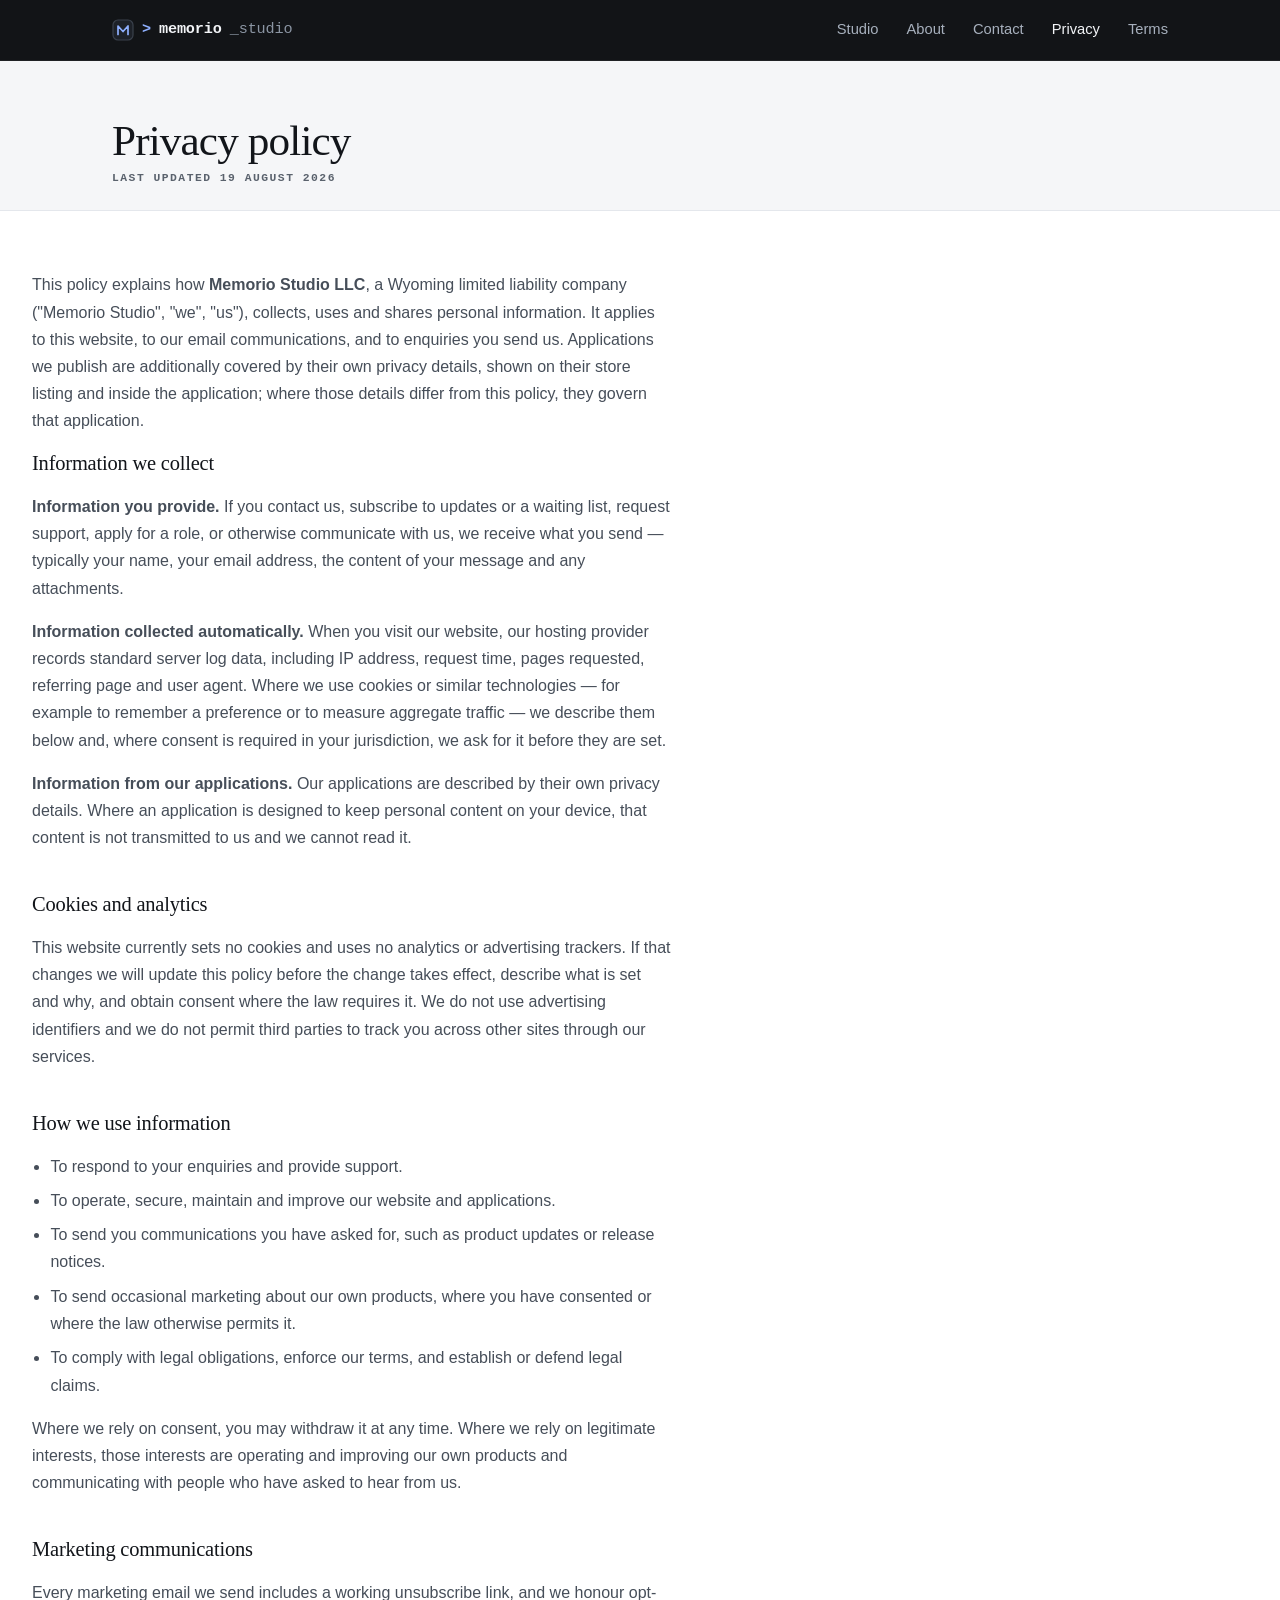
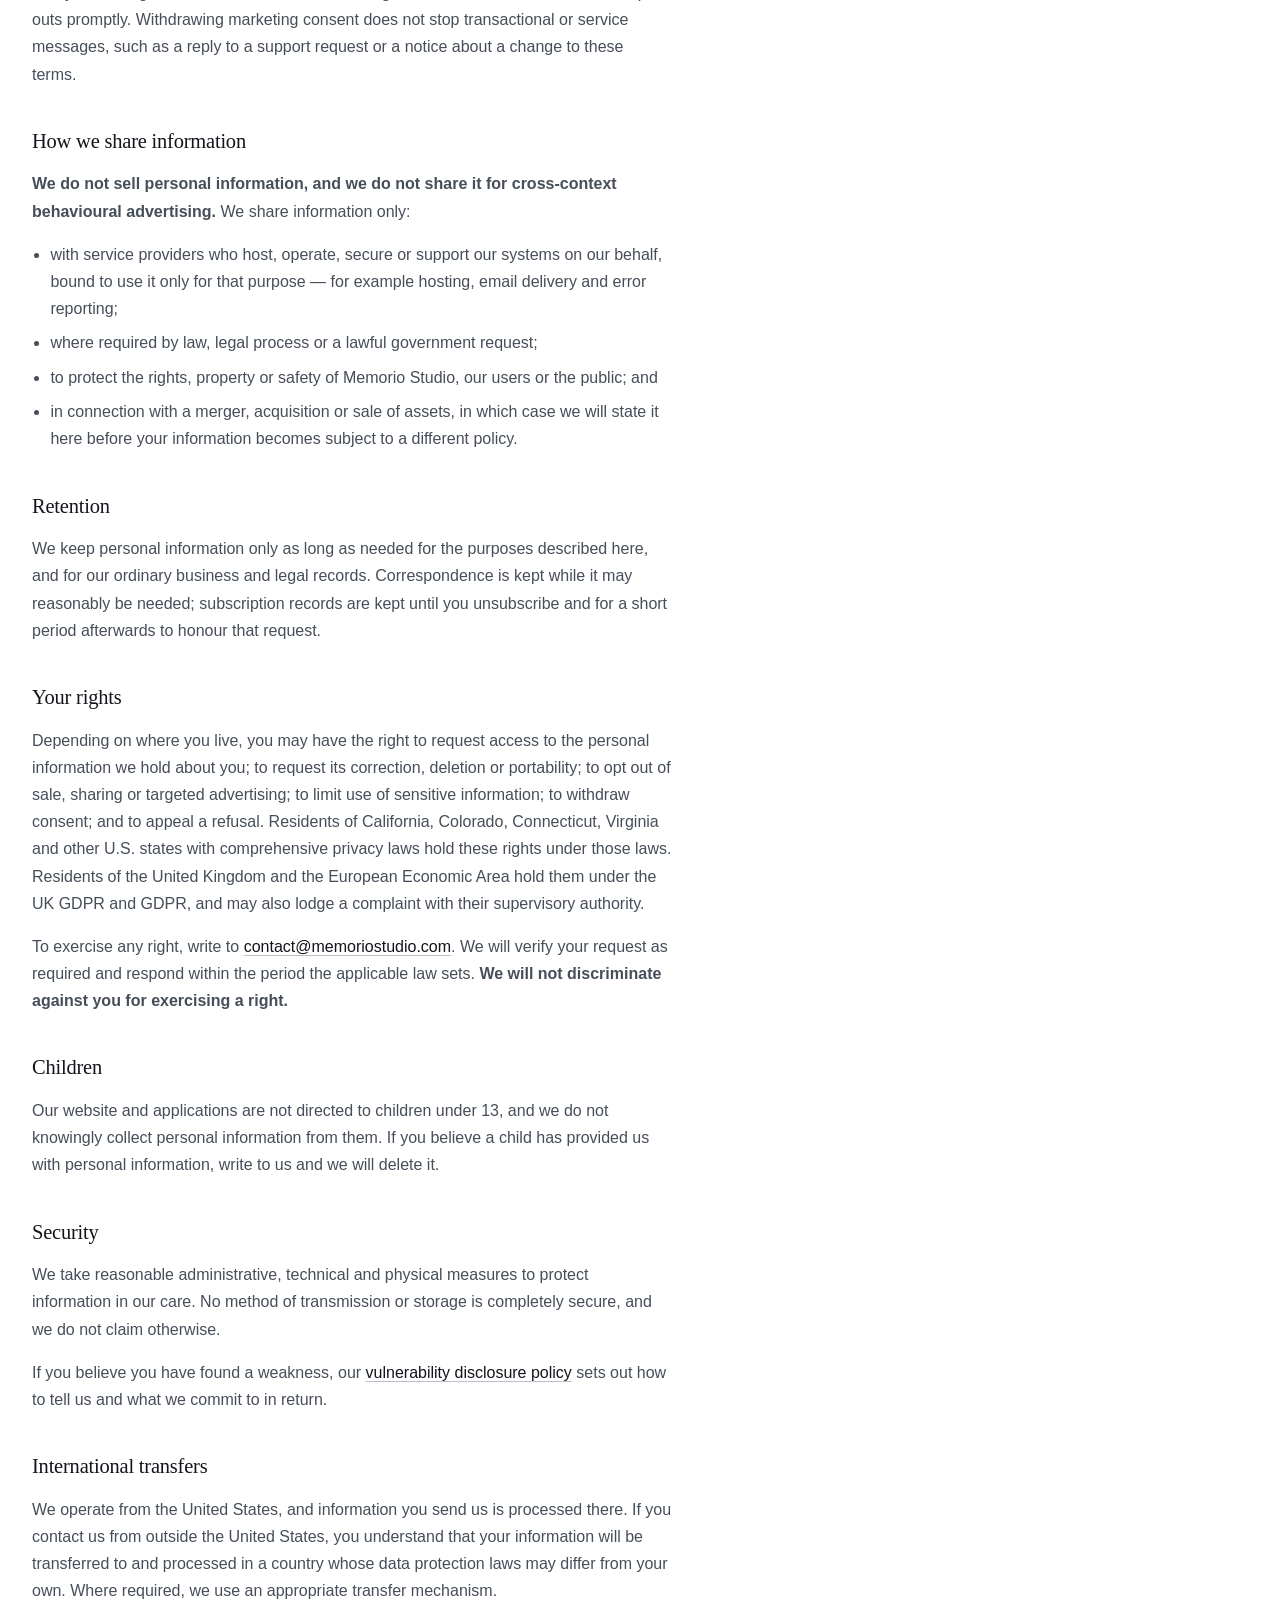
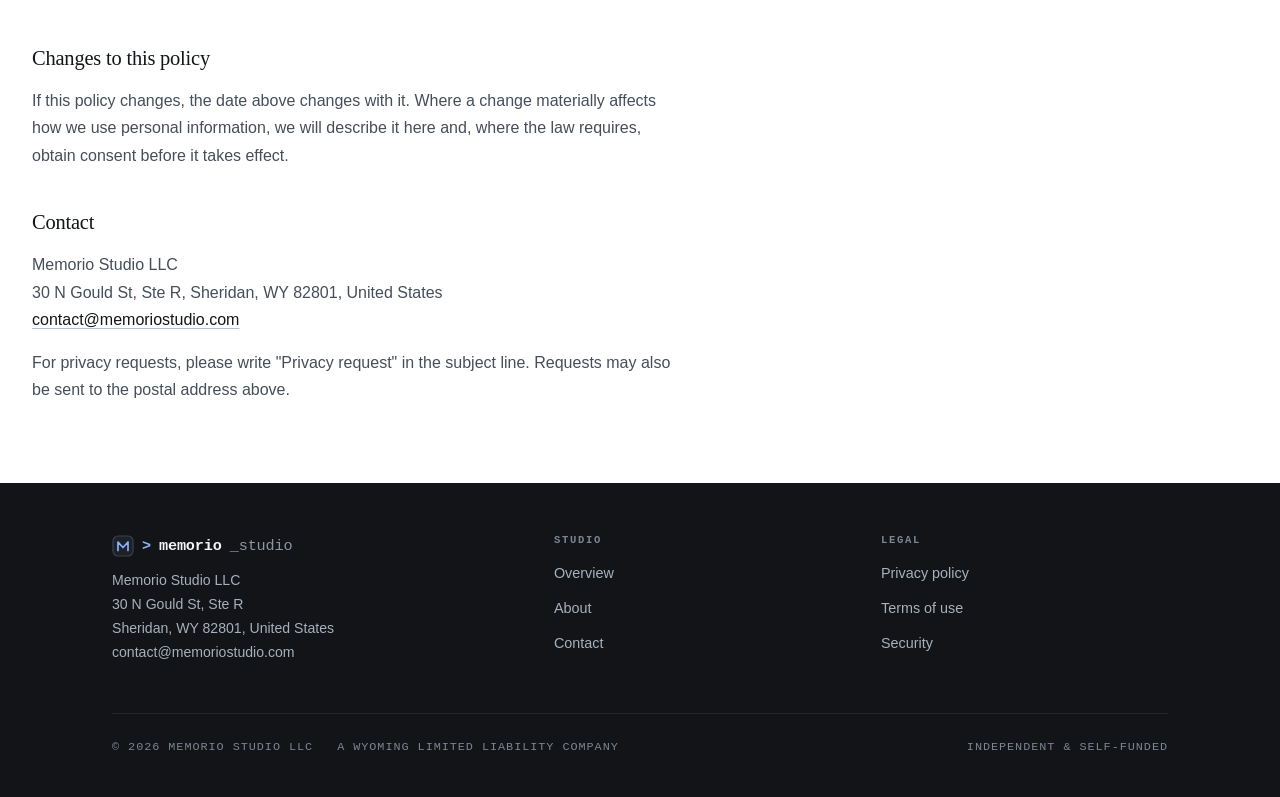
<file: privacy.html>
<!doctype html>
<html lang="en">
<head>
<meta charset="utf-8">
<meta name="viewport" content="width=device-width, initial-scale=1">
<title>Privacy — Memorio Studio</title>
<meta name="description" content="How Memorio Studio LLC collects, uses and shares personal information.">
<meta http-equiv="Content-Security-Policy" content="default-src 'none'; style-src 'self'; img-src 'self'; base-uri 'none'; form-action 'none'">
<meta name="referrer" content="strict-origin-when-cross-origin">
<meta name="theme-color" content="#121417">
<link rel="canonical" href="https://memoriostudio.com/privacy.html">
<meta property="og:type" content="website">
<meta property="og:site_name" content="Memorio Studio">
<meta property="og:title" content="Privacy — Memorio Studio">
<meta property="og:description" content="How Memorio Studio LLC collects, uses and shares personal information.">
<meta property="og:url" content="https://memoriostudio.com/privacy.html">
<meta name="twitter:card" content="summary">
<meta name="twitter:title" content="Privacy — Memorio Studio">
<meta name="twitter:description" content="How Memorio Studio LLC collects, uses and shares personal information.">
<link rel="stylesheet" href="styles.css">
<link rel="icon" href="favicon.svg" type="image/svg+xml">
<script type="application/ld+json">
{"@context":"https://schema.org","@type":"Organization","name":"Memorio Studio LLC","alternateName":"Memorio Studio","legalName":"Memorio Studio LLC","url":"https://memoriostudio.com/","email":"contact@memoriostudio.com","description":"Independent software company designing, building and publishing its own products.","foundingDate":"2026","address":{"@type":"PostalAddress","streetAddress":"30 N Gould St, Ste R","addressLocality":"Sheridan","addressRegion":"WY","postalCode":"82801","addressCountry":"US"},"contactPoint":{"@type":"ContactPoint","contactType":"customer support","email":"contact@memoriostudio.com","availableLanguage":"English"}}
</script>
</head>
<body>
<a class="skip" href="#main">Skip to content</a>
<header class="topbar"><div class="wrap">
  <a class="wordmark" href="index.html"><svg width="22" height="22" viewBox="0 0 22 22" fill="none" aria-hidden="true" focusable="false">
  <rect x="1" y="1" width="20" height="20" rx="5" fill="#1d2128" stroke="#3a414c" stroke-width="1.2"/>
  <path d="M6 15.5V7l5 5.5L16 7v8.5" stroke="#8fb0ff" stroke-width="1.7" stroke-linecap="round" stroke-linejoin="round"/>
</svg><span class="caret">&gt;</span><span>memorio</span><span class="dim">_studio</span></a>
  <nav aria-label="Primary">
    <a href="index.html">Studio</a>
    <a href="about.html">About</a>
    <a href="contact.html">Contact</a>
    <a href="privacy.html" aria-current="page">Privacy</a>
    <a href="terms.html">Terms</a>
  </nav>
</div></header>
<main id="main">
<section class="doc-head"><div class="wrap">
  <h1>Privacy policy</h1>
  <p class="updated">Last updated 19 August 2026</p>
</div></section>
<section class="doc"><div class="wrap">
<p>This policy explains how <strong>Memorio Studio LLC</strong>, a Wyoming limited liability
company ("Memorio Studio", "we", "us"),
collects, uses and shares personal information. It applies to this website, to our email
communications, and to enquiries you send us. Applications we publish are additionally covered by
their own privacy details, shown on their store listing and inside the application; where those
details differ from this policy, they govern that application.</p>

<h2>Information we collect</h2>
<p><strong>Information you provide.</strong> If you contact us, subscribe to updates or a
waiting list, request support, apply for a role, or otherwise communicate with us, we receive what
you send — typically your name, your email address, the content of your message and any
attachments.</p>
<p><strong>Information collected automatically.</strong> When you visit our website, our hosting
provider records standard server log data, including IP address, request time, pages requested,
referring page and user agent. Where we use cookies or similar technologies — for example to
remember a preference or to measure aggregate traffic — we describe them below and, where consent
is required in your jurisdiction, we ask for it before they are set.</p>
<p><strong>Information from our applications.</strong> Our applications are described by their own
privacy details. Where an application is designed to keep personal content on your device, that
content is not transmitted to us and we cannot read it.</p>

<h2>Cookies and analytics</h2>
<p>This website currently sets no cookies and uses no analytics or advertising trackers. If that
changes we will update this policy before the change takes effect, describe what is set and why,
and obtain consent where the law requires it. We do not use advertising identifiers and we do not
permit third parties to track you across other sites through our services.</p>

<h2>How we use information</h2>
<ul>
  <li>To respond to your enquiries and provide support.</li>
  <li>To operate, secure, maintain and improve our website and applications.</li>
  <li>To send you communications you have asked for, such as product updates or release notices.</li>
  <li>To send occasional marketing about our own products, where you have consented or where the
      law otherwise permits it.</li>
  <li>To comply with legal obligations, enforce our terms, and establish or defend legal claims.</li>
</ul>
<p>Where we rely on consent, you may withdraw it at any time. Where we rely on legitimate
interests, those interests are operating and improving our own products and communicating with
people who have asked to hear from us.</p>

<h2>Marketing communications</h2>
<p>Every marketing email we send includes a working unsubscribe link, and we honour opt-outs
promptly. Withdrawing marketing consent does not stop transactional or service messages, such as a
reply to a support request or a notice about a change to these terms.</p>

<h2>How we share information</h2>
<p><strong>We do not sell personal information, and we do not share it for cross-context
behavioural advertising.</strong> We share information only:</p>
<ul>
  <li>with service providers who host, operate, secure or support our systems on our behalf, bound
      to use it only for that purpose — for example hosting, email delivery and error reporting;</li>
  <li>where required by law, legal process or a lawful government request;</li>
  <li>to protect the rights, property or safety of Memorio Studio, our users or the public; and</li>
  <li>in connection with a merger, acquisition or sale of assets, in which case we will state it
      here before your information becomes subject to a different policy.</li>
</ul>

<h2>Retention</h2>
<p>We keep personal information only as long as needed for the purposes described here, and for
our ordinary business and legal records. Correspondence is kept while it may reasonably be needed;
subscription records are kept until you unsubscribe and for a short period afterwards to honour
that request.</p>

<h2>Your rights</h2>
<p>Depending on where you live, you may have the right to request access to the personal
information we hold about you; to request its correction, deletion or portability; to opt out of
sale, sharing or targeted advertising; to limit use of sensitive information; to withdraw consent;
and to appeal a refusal. Residents of California, Colorado, Connecticut, Virginia and other U.S.
states with comprehensive privacy laws hold these rights under those laws. Residents of the United
Kingdom and the European Economic Area hold them under the UK GDPR and GDPR, and may also lodge a
complaint with their supervisory authority.</p>
<p>To exercise any right, write to
<a href="mailto:contact@memoriostudio.com">contact@memoriostudio.com</a>. We will verify your
request as required and respond within the period the applicable law sets. <strong>We will not
discriminate against you for exercising a right.</strong></p>

<h2>Children</h2>
<p>Our website and applications are not directed to children under 13, and we do not knowingly
collect personal information from them. If you believe a child has provided us with personal
information, write to us and we will delete it.</p>

<h2>Security</h2>
<p>We take reasonable administrative, technical and physical measures to protect information in
our care. No method of transmission or storage is completely secure, and we do not claim
otherwise.</p>
<p>If you believe you have found a weakness, our <a href="security.html">vulnerability disclosure
policy</a> sets out how to tell us and what we commit to in return.</p>

<h2>International transfers</h2>
<p>We operate from the United States, and information you send us is processed there. If you
contact us from outside the United States, you understand that your information will be
transferred to and processed in a country whose data protection laws may differ from your own.
Where required, we use an appropriate transfer mechanism.</p>

<h2>Changes to this policy</h2>
<p>If this policy changes, the date above changes with it. Where a change materially affects how we
use personal information, we will describe it here and, where the law requires, obtain consent
before it takes effect.</p>

<h2>Contact</h2>
<p>Memorio Studio LLC<br>
30 N Gould St, Ste R, Sheridan, WY 82801, United States<br>
<a href="mailto:contact@memoriostudio.com">contact@memoriostudio.com</a></p>
<p>For privacy requests, please write "Privacy request" in the subject line. Requests may also be
sent to the postal address above.</p>
</div></section>
</main>
<footer class="site"><div class="wrap">
  <div class="foot-brand">
    <a class="wordmark" href="index.html"><svg width="22" height="22" viewBox="0 0 22 22" fill="none" aria-hidden="true" focusable="false">
  <rect x="1" y="1" width="20" height="20" rx="5" fill="#1d2128" stroke="#3a414c" stroke-width="1.2"/>
  <path d="M6 15.5V7l5 5.5L16 7v8.5" stroke="#8fb0ff" stroke-width="1.7" stroke-linecap="round" stroke-linejoin="round"/>
</svg><span class="caret">&gt;</span><span>memorio</span><span class="dim">_studio</span></a>
    <address>
      Memorio Studio LLC<br>
      30 N Gould St, Ste R<br>
      Sheridan, WY 82801, United States<br>
      <a href="mailto:contact@memoriostudio.com">contact@memoriostudio.com</a>
    </address>
  </div>
  <div class="foot-col">
    <h2>Studio</h2>
    <ul>
      <li><a href="index.html">Overview</a></li>
      <li><a href="about.html">About</a></li>
      <li><a href="contact.html">Contact</a></li>
    </ul>
  </div>
  <div class="foot-col">
    <h2>Legal</h2>
    <ul>
      <li><a href="privacy.html">Privacy policy</a></li>
      <li><a href="terms.html">Terms of use</a></li>
      <li><a href="security.html">Security</a></li>
    </ul>
  </div>
  <div class="foot-base">
    <span>&copy; 2026 Memorio Studio LLC</span>
    <span>A Wyoming limited liability company</span>
    <span class="push">Independent &amp; self-funded</span>
  </div>
</div></footer>
</body>
</html>
</file>
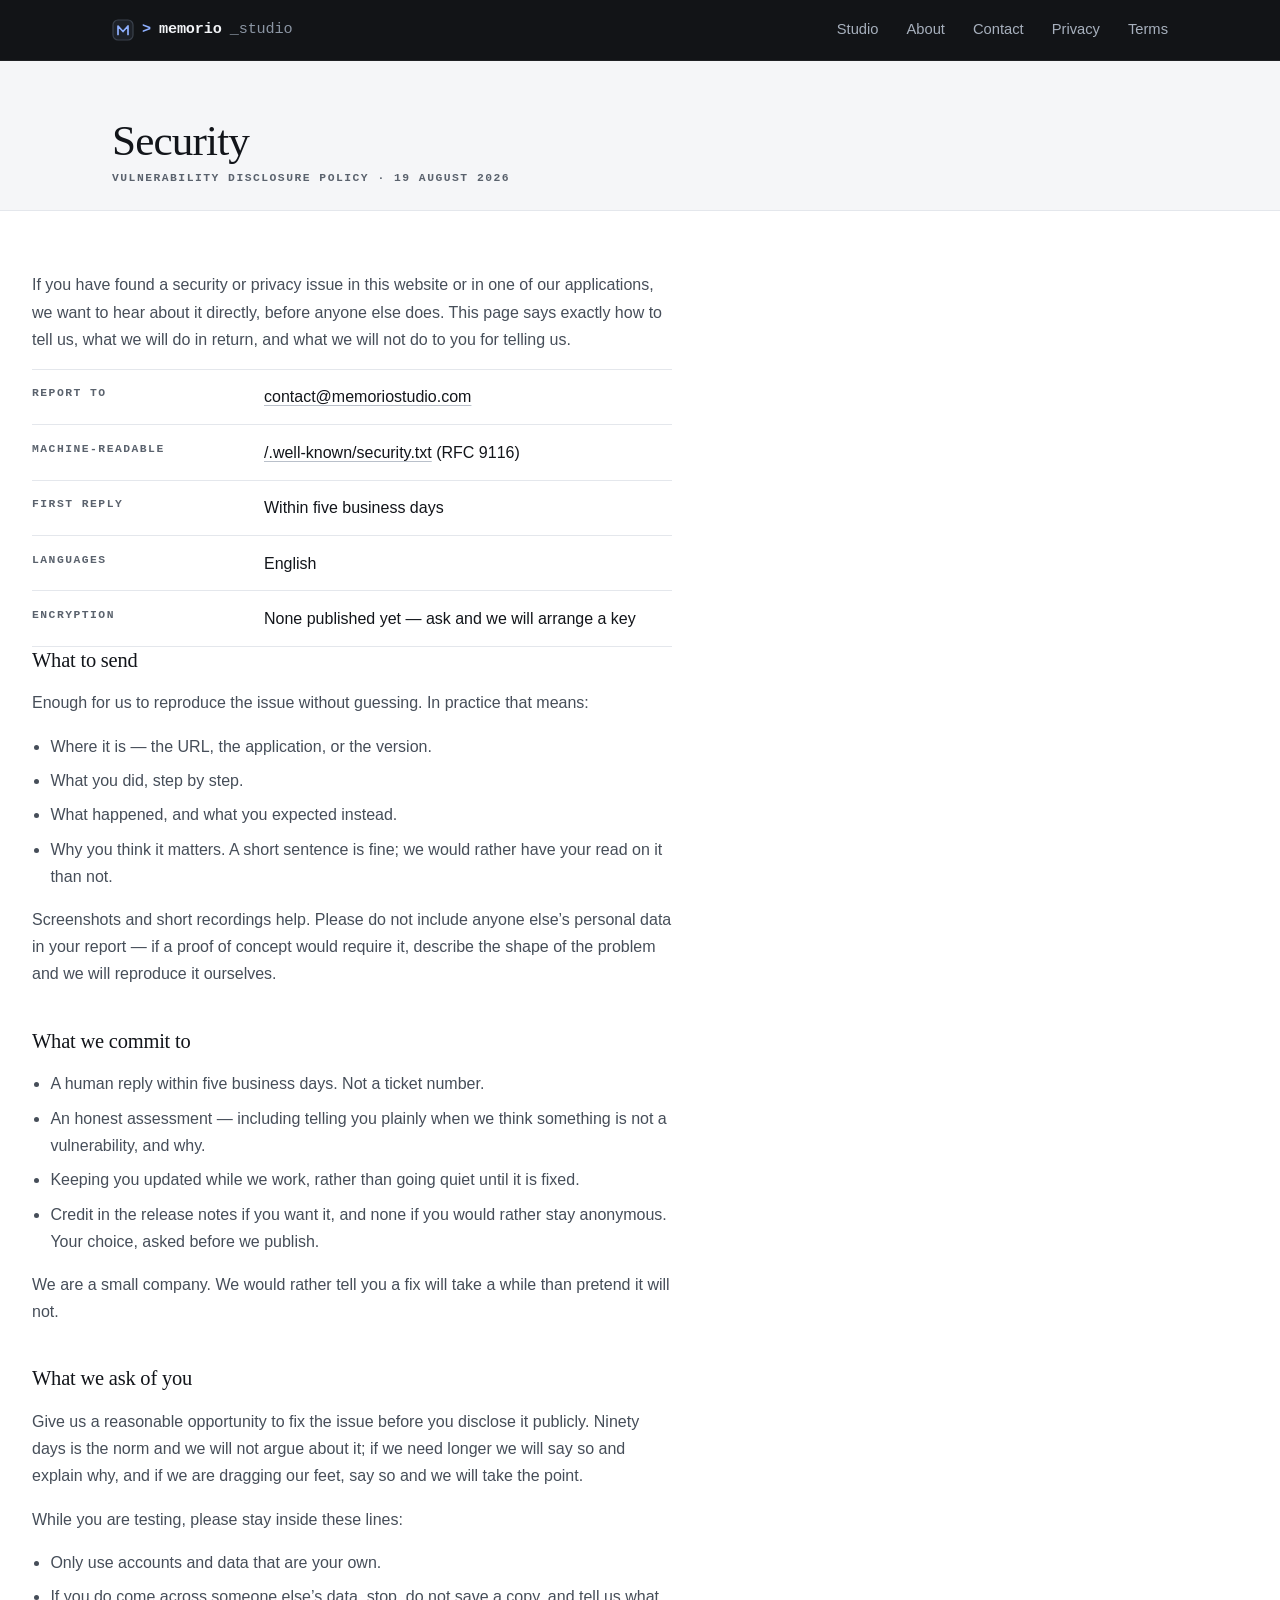
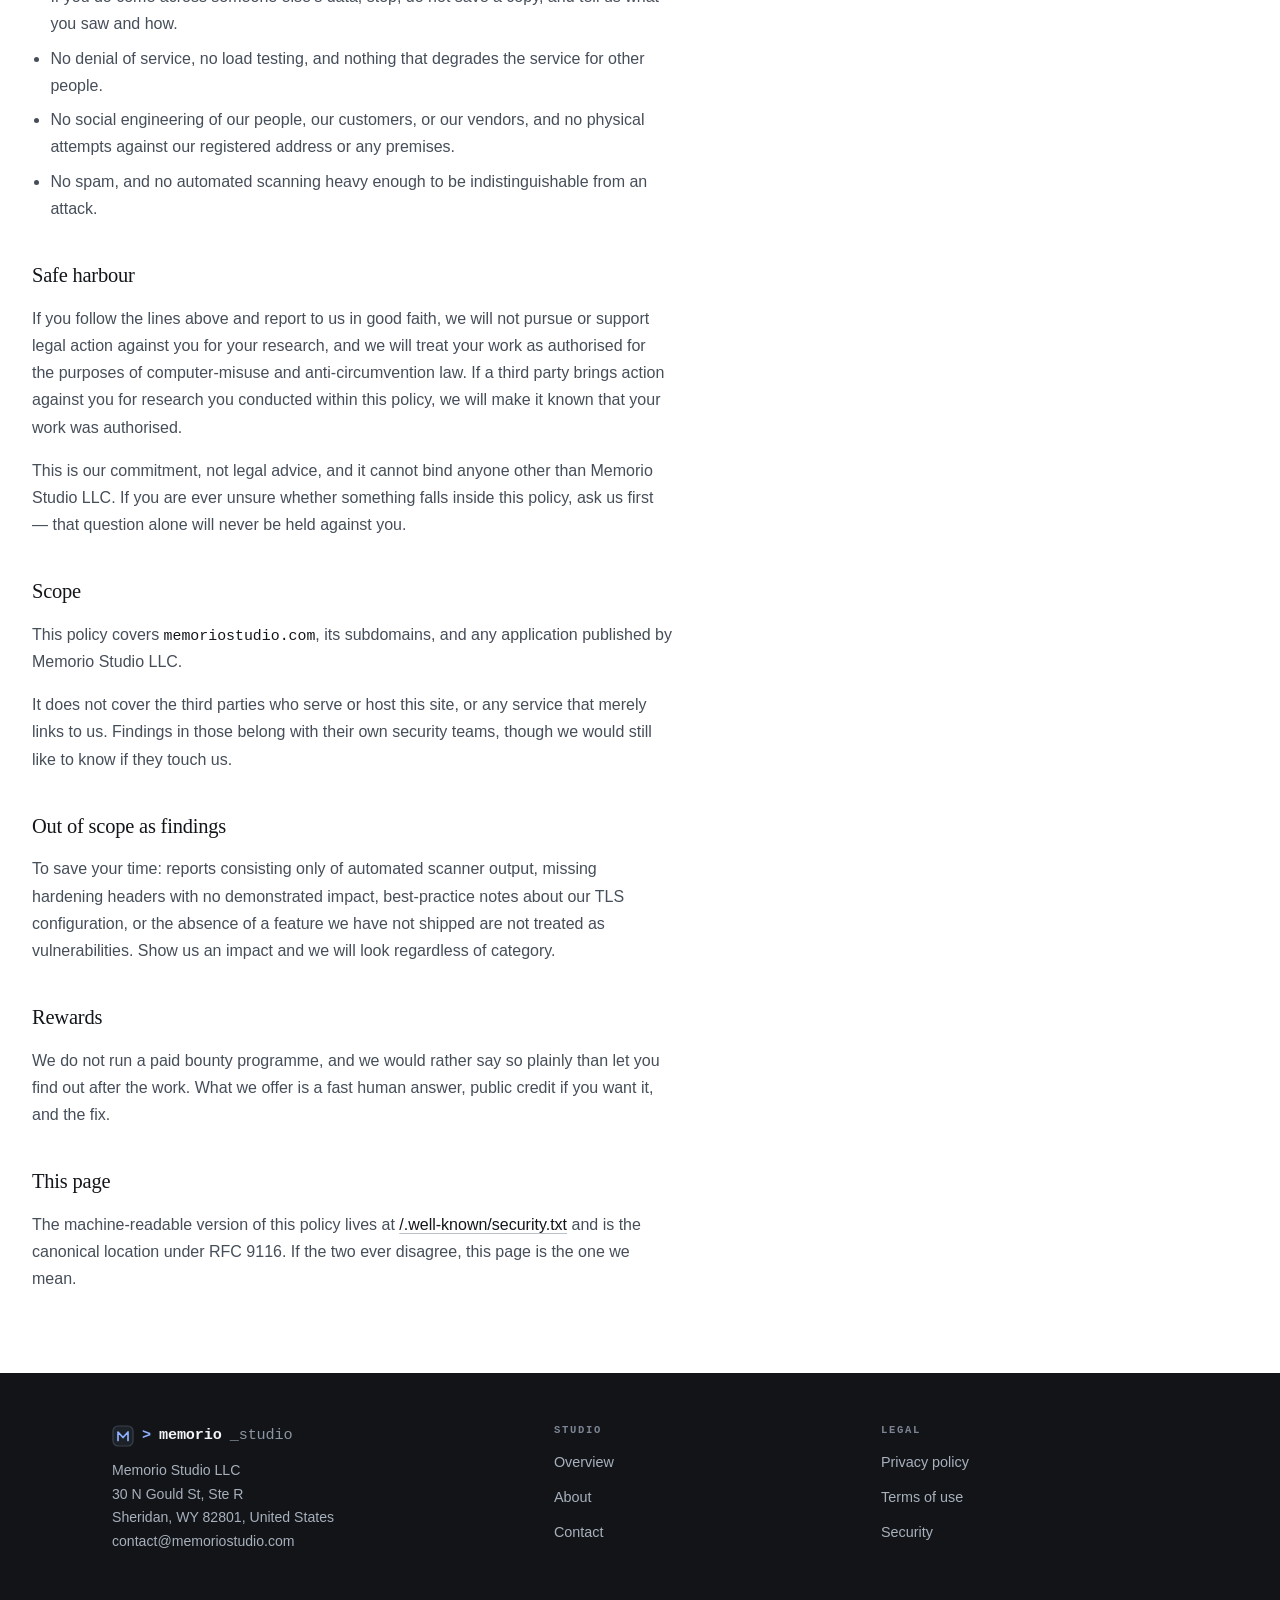
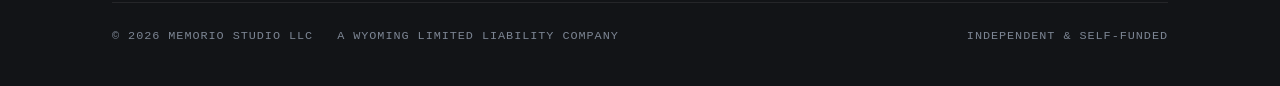
<file: security.html>
<!doctype html>
<html lang="en">
<head>
<meta charset="utf-8">
<meta name="viewport" content="width=device-width, initial-scale=1">
<title>Security — Memorio Studio</title>
<meta name="description" content="How to report a security or privacy vulnerability to Memorio Studio LLC, what we commit to in return, and our safe-harbour position for good-faith research.">
<meta http-equiv="Content-Security-Policy" content="default-src 'none'; style-src 'self'; img-src 'self'; base-uri 'none'; form-action 'none'">
<meta name="referrer" content="strict-origin-when-cross-origin">
<meta name="theme-color" content="#121417">
<link rel="canonical" href="https://memoriostudio.com/security.html">
<meta property="og:type" content="website">
<meta property="og:site_name" content="Memorio Studio">
<meta property="og:title" content="Security — Memorio Studio">
<meta property="og:description" content="How to report a vulnerability, and what we commit to in return.">
<meta property="og:url" content="https://memoriostudio.com/security.html">
<meta name="twitter:card" content="summary">
<meta name="twitter:title" content="Security — Memorio Studio">
<meta name="twitter:description" content="How to report a vulnerability, and what we commit to in return.">
<link rel="stylesheet" href="styles.css">
<link rel="icon" href="favicon.svg" type="image/svg+xml">
<script type="application/ld+json">
{"@context":"https://schema.org","@type":"Organization","name":"Memorio Studio LLC","alternateName":"Memorio Studio","legalName":"Memorio Studio LLC","url":"https://memoriostudio.com/","email":"contact@memoriostudio.com","description":"Independent software company designing, building and publishing its own products.","foundingDate":"2026","address":{"@type":"PostalAddress","streetAddress":"30 N Gould St, Ste R","addressLocality":"Sheridan","addressRegion":"WY","postalCode":"82801","addressCountry":"US"},"contactPoint":{"@type":"ContactPoint","contactType":"customer support","email":"contact@memoriostudio.com","availableLanguage":"English"}}
</script>
</head>
<body>
<a class="skip" href="#main">Skip to content</a>
<header class="topbar"><div class="wrap">
  <a class="wordmark" href="index.html"><svg width="22" height="22" viewBox="0 0 22 22" fill="none" aria-hidden="true" focusable="false">
  <rect x="1" y="1" width="20" height="20" rx="5" fill="#1d2128" stroke="#3a414c" stroke-width="1.2"/>
  <path d="M6 15.5V7l5 5.5L16 7v8.5" stroke="#8fb0ff" stroke-width="1.7" stroke-linecap="round" stroke-linejoin="round"/>
</svg><span class="caret">&gt;</span><span>memorio</span><span class="dim">_studio</span></a>
  <nav aria-label="Primary">
    <a href="index.html">Studio</a>
    <a href="about.html">About</a>
    <a href="contact.html">Contact</a>
    <a href="privacy.html">Privacy</a>
    <a href="terms.html">Terms</a>
  </nav>
</div></header>
<main id="main">
<section class="doc-head"><div class="wrap">
  <h1>Security</h1>
  <p class="updated">Vulnerability disclosure policy &middot; 19 August 2026</p>
</div></section>
<section class="doc"><div class="wrap">
<p>If you have found a security or privacy issue in this website or in one of our applications, we
want to hear about it directly, before anyone else does. This page says exactly how to tell us, what
we will do in return, and what we will not do to you for telling us.</p>

<div class="ledger"><dl>
  <div class="row"><dt>Report to</dt><dd><a href="mailto:contact@memoriostudio.com">contact@memoriostudio.com</a></dd></div>
  <div class="row"><dt>Machine-readable</dt><dd><a href=".well-known/security.txt">/.well-known/security.txt</a> (RFC&nbsp;9116)</dd></div>
  <div class="row"><dt>First reply</dt><dd>Within five business days</dd></div>
  <div class="row"><dt>Languages</dt><dd>English</dd></div>
  <div class="row"><dt>Encryption</dt><dd>None published yet &mdash; ask and we will arrange a key</dd></div>
</dl></div>

<h2>What to send</h2>
<p>Enough for us to reproduce the issue without guessing. In practice that means:</p>
<ul>
  <li>Where it is &mdash; the URL, the application, or the version.</li>
  <li>What you did, step by step.</li>
  <li>What happened, and what you expected instead.</li>
  <li>Why you think it matters. A short sentence is fine; we would rather have your read on it than
      not.</li>
</ul>
<p>Screenshots and short recordings help. Please do not include anyone else&rsquo;s personal data in
your report &mdash; if a proof of concept would require it, describe the shape of the problem and we
will reproduce it ourselves.</p>

<h2>What we commit to</h2>
<ul>
  <li>A human reply within five business days. Not a ticket number.</li>
  <li>An honest assessment &mdash; including telling you plainly when we think something is not a
      vulnerability, and why.</li>
  <li>Keeping you updated while we work, rather than going quiet until it is fixed.</li>
  <li>Credit in the release notes if you want it, and none if you would rather stay anonymous. Your
      choice, asked before we publish.</li>
</ul>
<p>We are a small company. We would rather tell you a fix will take a while than pretend it will not.</p>

<h2>What we ask of you</h2>
<p>Give us a reasonable opportunity to fix the issue before you disclose it publicly. Ninety days is
the norm and we will not argue about it; if we need longer we will say so and explain why, and if we
are dragging our feet, say so and we will take the point.</p>
<p>While you are testing, please stay inside these lines:</p>
<ul>
  <li>Only use accounts and data that are your own.</li>
  <li>If you do come across someone else&rsquo;s data, stop, do not save a copy, and tell us what you
      saw and how.</li>
  <li>No denial of service, no load testing, and nothing that degrades the service for other people.</li>
  <li>No social engineering of our people, our customers, or our vendors, and no physical attempts
      against our registered address or any premises.</li>
  <li>No spam, and no automated scanning heavy enough to be indistinguishable from an attack.</li>
</ul>

<h2>Safe harbour</h2>
<p>If you follow the lines above and report to us in good faith, we will not pursue or support legal
action against you for your research, and we will treat your work as authorised for the purposes of
computer-misuse and anti-circumvention law. If a third party brings action against you for research
you conducted within this policy, we will make it known that your work was authorised.</p>
<p>This is our commitment, not legal advice, and it cannot bind anyone other than Memorio Studio LLC.
If you are ever unsure whether something falls inside this policy, ask us first &mdash; that question
alone will never be held against you.</p>

<h2>Scope</h2>
<p>This policy covers <span class="mono-inline">memoriostudio.com</span>, its subdomains, and any
application published by Memorio Studio LLC.</p>
<p>It does not cover the third parties who serve or host this site, or any service that merely links
to us. Findings in those belong with their own security teams, though we would still like to know if
they touch us.</p>

<h2>Out of scope as findings</h2>
<p>To save your time: reports consisting only of automated scanner output, missing hardening headers
with no demonstrated impact, best-practice notes about our TLS configuration, or the absence of a
feature we have not shipped are not treated as vulnerabilities. Show us an impact and we will look
regardless of category.</p>

<h2>Rewards</h2>
<p>We do not run a paid bounty programme, and we would rather say so plainly than let you find out
after the work. What we offer is a fast human answer, public credit if you want it, and the fix.</p>

<h2>This page</h2>
<p>The machine-readable version of this policy lives at
<a href=".well-known/security.txt">/.well-known/security.txt</a> and is the canonical location under
RFC&nbsp;9116. If the two ever disagree, this page is the one we mean.</p>
</div></section>
</main>
<footer class="site"><div class="wrap">
  <div class="foot-brand">
    <a class="wordmark" href="index.html"><svg width="22" height="22" viewBox="0 0 22 22" fill="none" aria-hidden="true" focusable="false">
  <rect x="1" y="1" width="20" height="20" rx="5" fill="#1d2128" stroke="#3a414c" stroke-width="1.2"/>
  <path d="M6 15.5V7l5 5.5L16 7v8.5" stroke="#8fb0ff" stroke-width="1.7" stroke-linecap="round" stroke-linejoin="round"/>
</svg><span class="caret">&gt;</span><span>memorio</span><span class="dim">_studio</span></a>
    <address>
      Memorio Studio LLC<br>
      30 N Gould St, Ste R<br>
      Sheridan, WY 82801, United States<br>
      <a href="mailto:contact@memoriostudio.com">contact@memoriostudio.com</a>
    </address>
  </div>
  <div class="foot-col">
    <h2>Studio</h2>
    <ul>
      <li><a href="index.html">Overview</a></li>
      <li><a href="about.html">About</a></li>
      <li><a href="contact.html">Contact</a></li>
    </ul>
  </div>
  <div class="foot-col">
    <h2>Legal</h2>
    <ul>
      <li><a href="privacy.html">Privacy policy</a></li>
      <li><a href="terms.html">Terms of use</a></li>
      <li><a href="security.html">Security</a></li>
    </ul>
  </div>
  <div class="foot-base">
    <span>&copy; 2026 Memorio Studio LLC</span>
    <span>A Wyoming limited liability company</span>
    <span class="push">Independent &amp; self-funded</span>
  </div>
</div></footer>
</body>
</html>
</file>
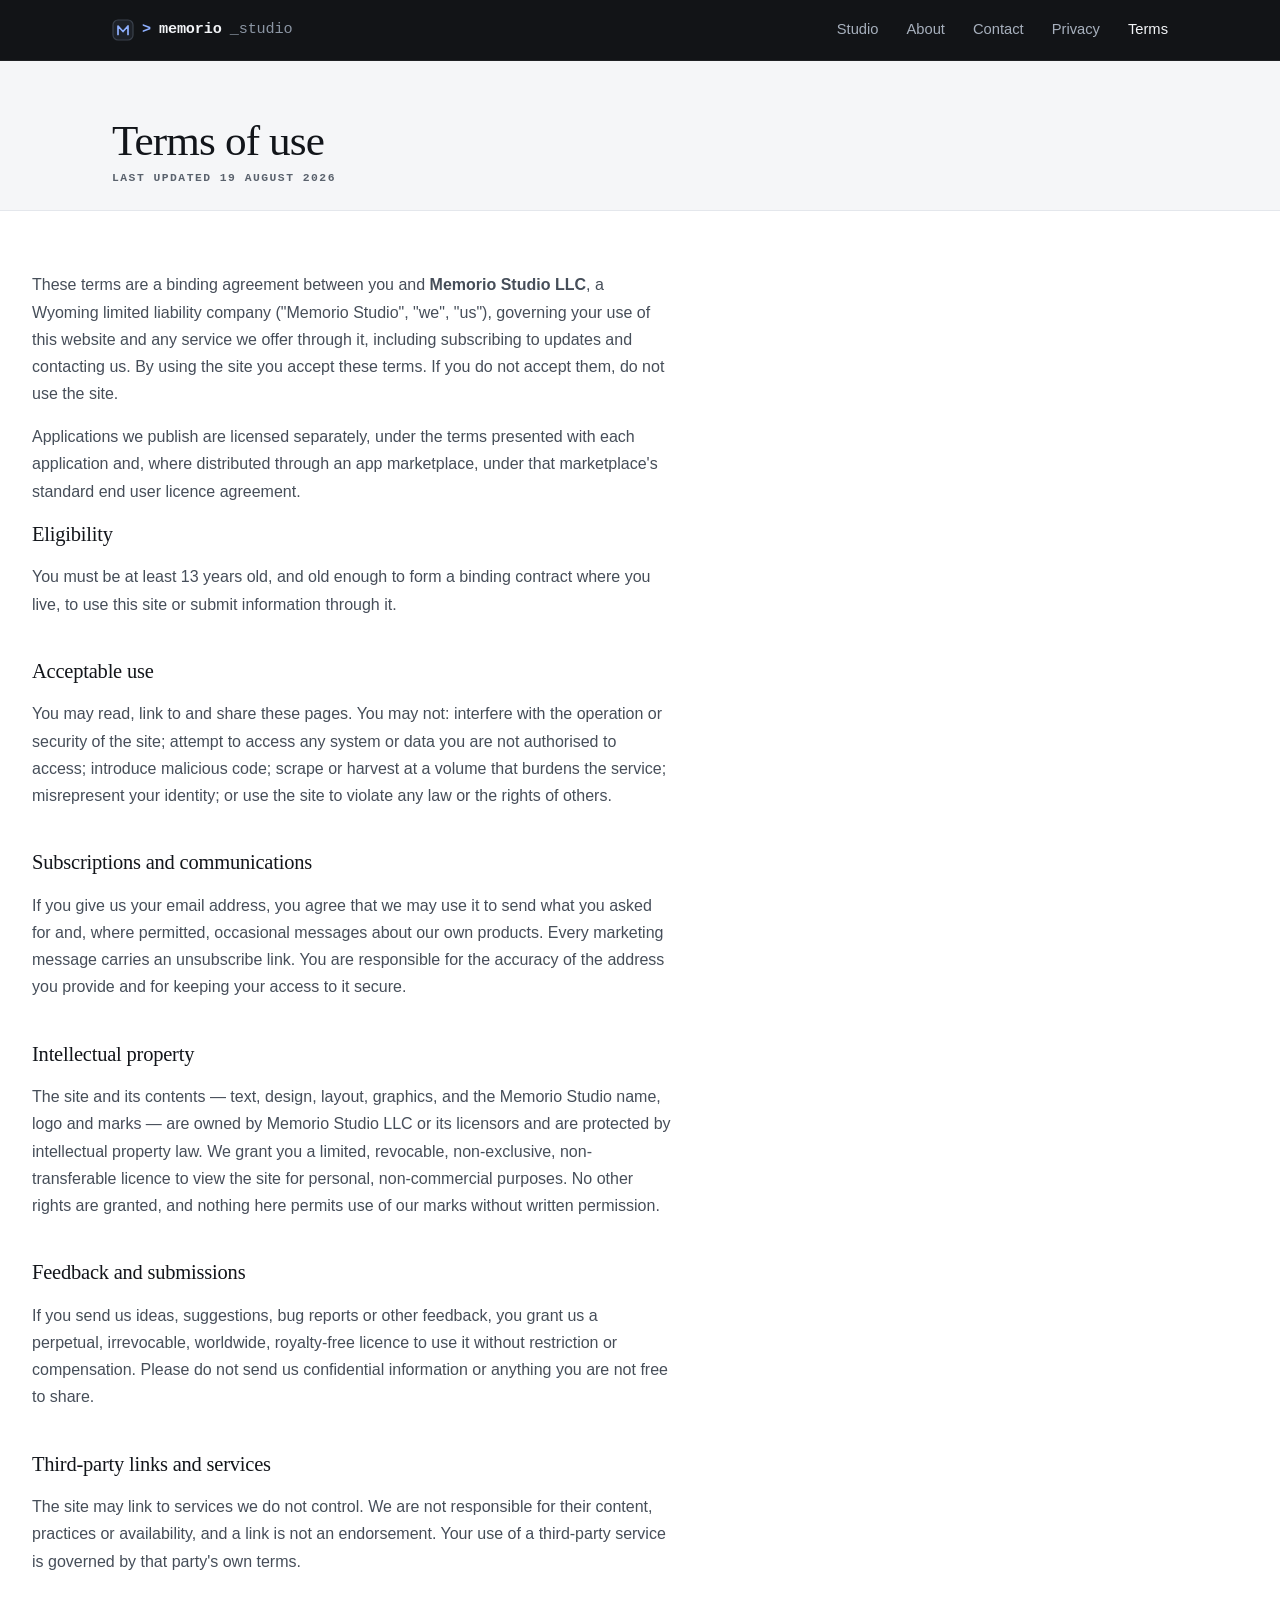
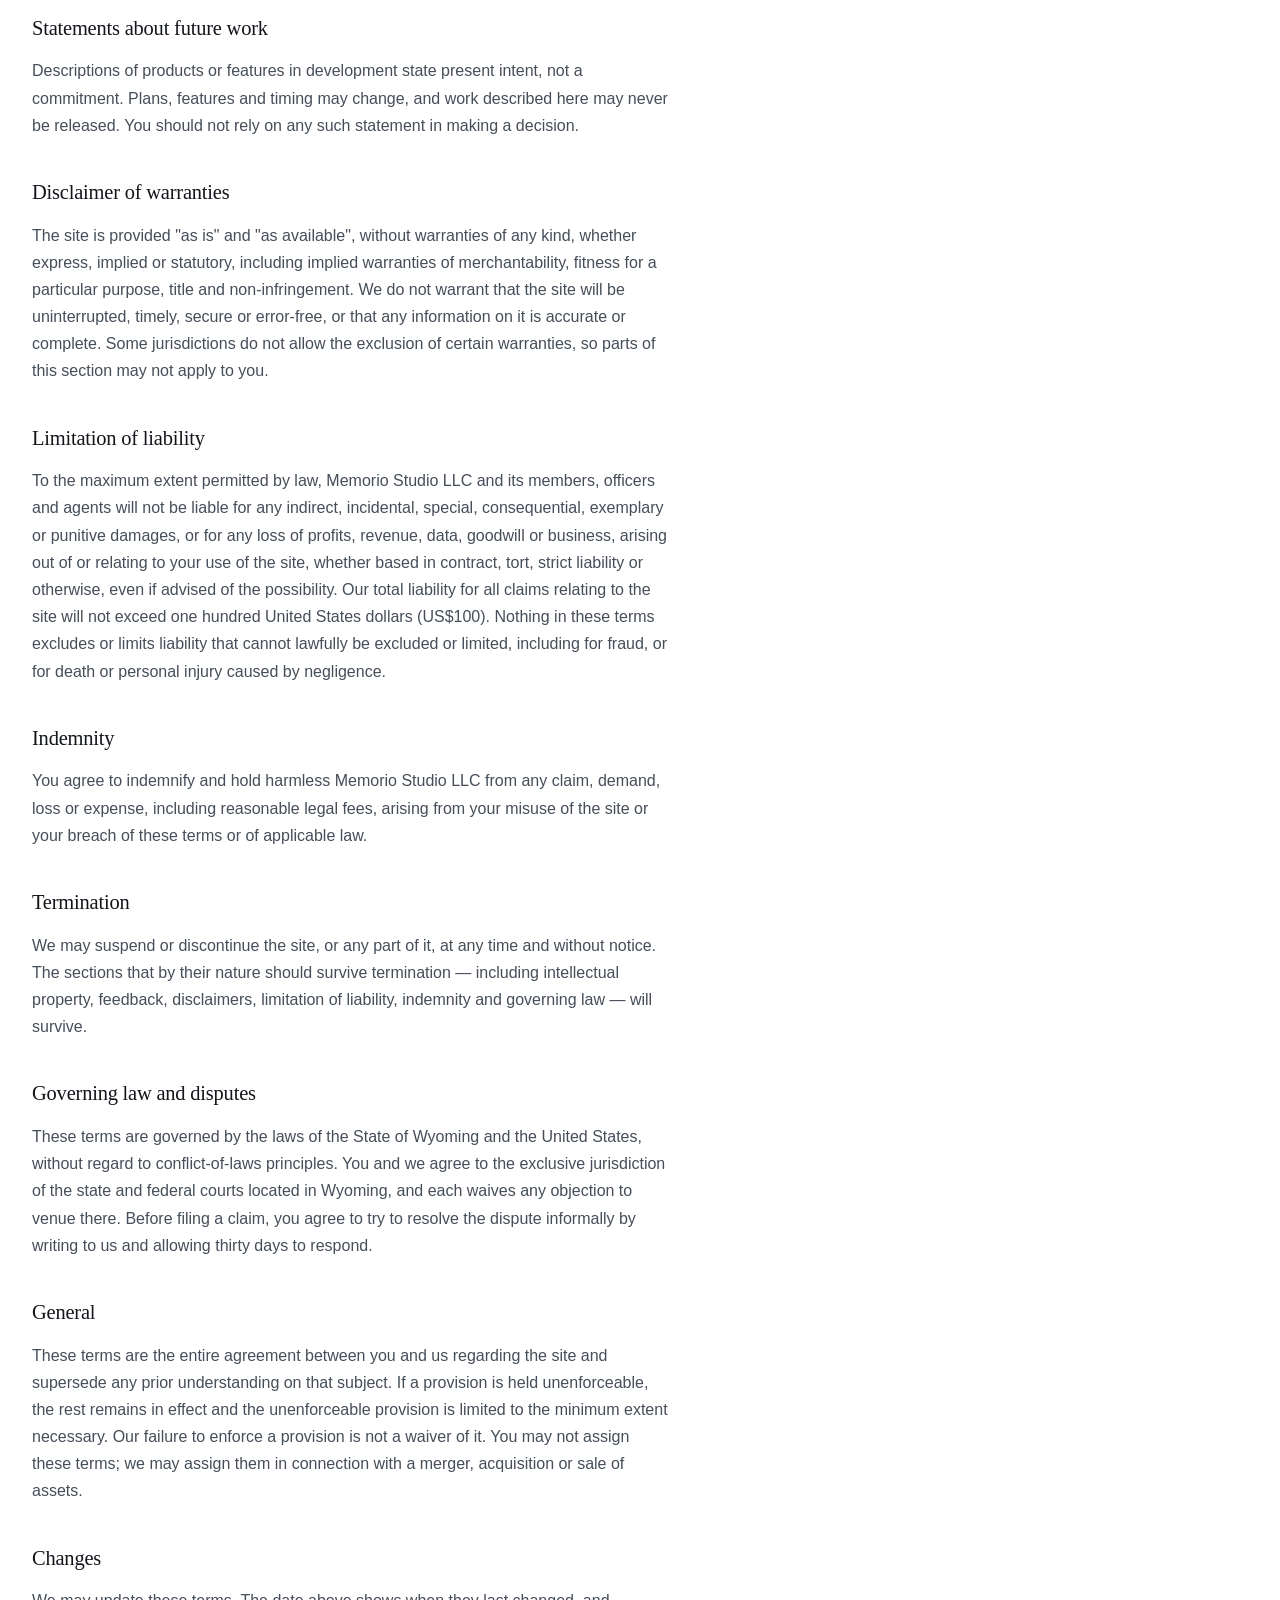
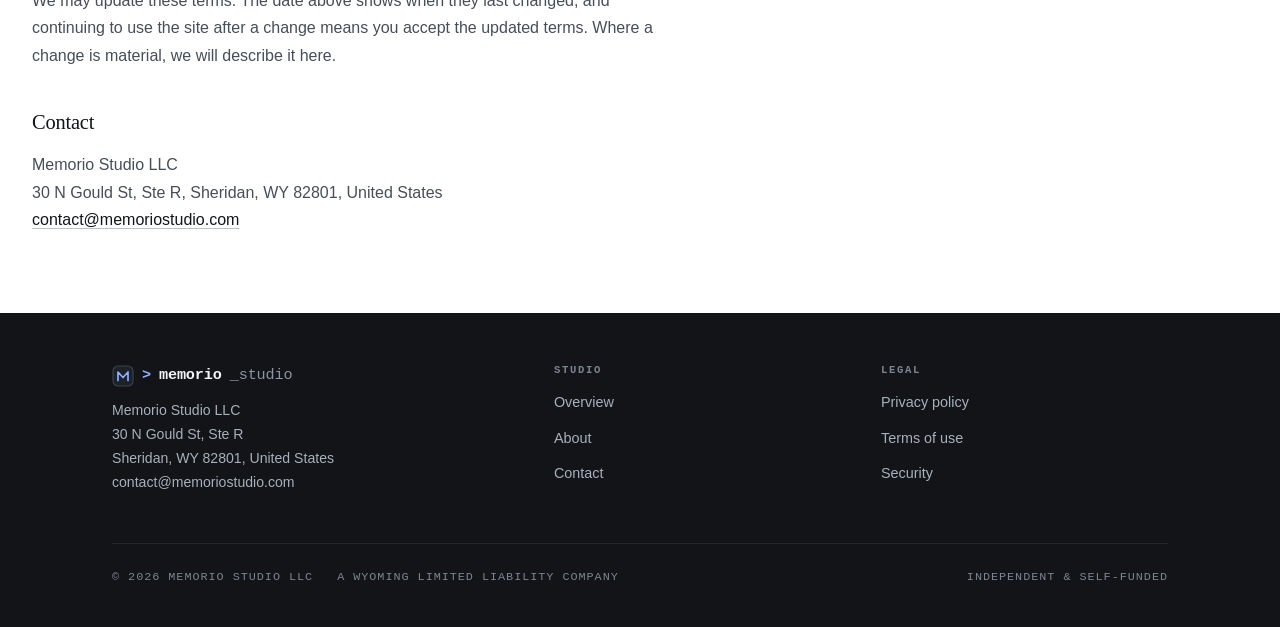
<file: terms.html>
<!doctype html>
<html lang="en">
<head>
<meta charset="utf-8">
<meta name="viewport" content="width=device-width, initial-scale=1">
<title>Terms — Memorio Studio</title>
<meta name="description" content="Terms of use for the Memorio Studio website and services.">
<meta http-equiv="Content-Security-Policy" content="default-src 'none'; style-src 'self'; img-src 'self'; base-uri 'none'; form-action 'none'">
<meta name="referrer" content="strict-origin-when-cross-origin">
<meta name="theme-color" content="#121417">
<link rel="canonical" href="https://memoriostudio.com/terms.html">
<meta property="og:type" content="website">
<meta property="og:site_name" content="Memorio Studio">
<meta property="og:title" content="Terms — Memorio Studio">
<meta property="og:description" content="Terms of use for the Memorio Studio website and services.">
<meta property="og:url" content="https://memoriostudio.com/terms.html">
<meta name="twitter:card" content="summary">
<meta name="twitter:title" content="Terms — Memorio Studio">
<meta name="twitter:description" content="Terms of use for the Memorio Studio website and services.">
<link rel="stylesheet" href="styles.css">
<link rel="icon" href="favicon.svg" type="image/svg+xml">
<script type="application/ld+json">
{"@context":"https://schema.org","@type":"Organization","name":"Memorio Studio LLC","alternateName":"Memorio Studio","legalName":"Memorio Studio LLC","url":"https://memoriostudio.com/","email":"contact@memoriostudio.com","description":"Independent software company designing, building and publishing its own products.","foundingDate":"2026","address":{"@type":"PostalAddress","streetAddress":"30 N Gould St, Ste R","addressLocality":"Sheridan","addressRegion":"WY","postalCode":"82801","addressCountry":"US"},"contactPoint":{"@type":"ContactPoint","contactType":"customer support","email":"contact@memoriostudio.com","availableLanguage":"English"}}
</script>
</head>
<body>
<a class="skip" href="#main">Skip to content</a>
<header class="topbar"><div class="wrap">
  <a class="wordmark" href="index.html"><svg width="22" height="22" viewBox="0 0 22 22" fill="none" aria-hidden="true" focusable="false">
  <rect x="1" y="1" width="20" height="20" rx="5" fill="#1d2128" stroke="#3a414c" stroke-width="1.2"/>
  <path d="M6 15.5V7l5 5.5L16 7v8.5" stroke="#8fb0ff" stroke-width="1.7" stroke-linecap="round" stroke-linejoin="round"/>
</svg><span class="caret">&gt;</span><span>memorio</span><span class="dim">_studio</span></a>
  <nav aria-label="Primary">
    <a href="index.html">Studio</a>
    <a href="about.html">About</a>
    <a href="contact.html">Contact</a>
    <a href="privacy.html">Privacy</a>
    <a href="terms.html" aria-current="page">Terms</a>
  </nav>
</div></header>
<main id="main">
<section class="doc-head"><div class="wrap">
  <h1>Terms of use</h1>
  <p class="updated">Last updated 19 August 2026</p>
</div></section>
<section class="doc"><div class="wrap">
<p>These terms are a binding agreement between you and <strong>Memorio Studio LLC</strong>, a
Wyoming limited liability company ("Memorio Studio", "we", "us"), governing your use of this website and any service we offer through
it, including subscribing to updates and contacting us. By using the site you accept these terms.
If you do not accept them, do not use the site.</p>
<p>Applications we publish are licensed separately, under the terms presented with each application
and, where distributed through an app marketplace, under that marketplace's standard end user
licence agreement.</p>

<h2>Eligibility</h2>
<p>You must be at least 13 years old, and old enough to form a binding contract where you live, to
use this site or submit information through it.</p>

<h2>Acceptable use</h2>
<p>You may read, link to and share these pages. You may not: interfere with the operation or
security of the site; attempt to access any system or data you are not authorised to access;
introduce malicious code; scrape or harvest at a volume that burdens the service; misrepresent your
identity; or use the site to violate any law or the rights of others.</p>

<h2>Subscriptions and communications</h2>
<p>If you give us your email address, you agree that we may use it to send what you asked for and,
where permitted, occasional messages about our own products. Every marketing message carries an
unsubscribe link. You are responsible for the accuracy of the address you provide and for keeping
your access to it secure.</p>

<h2>Intellectual property</h2>
<p>The site and its contents — text, design, layout, graphics, and the Memorio Studio name, logo
and marks — are owned by Memorio Studio LLC or its licensors and are protected by intellectual
property law. We grant you a limited, revocable, non-exclusive, non-transferable licence to view
the site for personal, non-commercial purposes. No other rights are granted, and nothing here
permits use of our marks without written permission.</p>

<h2>Feedback and submissions</h2>
<p>If you send us ideas, suggestions, bug reports or other feedback, you grant us a perpetual,
irrevocable, worldwide, royalty-free licence to use it without restriction or compensation. Please
do not send us confidential information or anything you are not free to share.</p>

<h2>Third-party links and services</h2>
<p>The site may link to services we do not control. We are not responsible for their content,
practices or availability, and a link is not an endorsement. Your use of a third-party service is
governed by that party's own terms.</p>

<h2>Statements about future work</h2>
<p>Descriptions of products or features in development state present intent, not a commitment.
Plans, features and timing may change, and work described here may never be released. You should
not rely on any such statement in making a decision.</p>

<h2>Disclaimer of warranties</h2>
<p>The site is provided "as is" and "as available", without warranties of any kind, whether
express, implied or statutory, including implied warranties of merchantability, fitness for a
particular purpose, title and non-infringement. We do not warrant that the site will be
uninterrupted, timely, secure or error-free, or that any information on it is accurate or complete.
Some jurisdictions do not allow the exclusion of certain warranties, so parts of this section may
not apply to you.</p>

<h2>Limitation of liability</h2>
<p>To the maximum extent permitted by law, Memorio Studio LLC and its members, officers and agents
will not be liable for any indirect, incidental, special, consequential, exemplary or punitive
damages, or for any loss of profits, revenue, data, goodwill or business, arising out of or
relating to your use of the site, whether based in contract, tort, strict liability or otherwise,
even if advised of the possibility. Our total liability for all claims relating to the site will
not exceed one hundred United States dollars (US$100). Nothing in these terms excludes or limits
liability that cannot lawfully be excluded or limited, including for fraud, or for death or
personal injury caused by negligence.</p>

<h2>Indemnity</h2>
<p>You agree to indemnify and hold harmless Memorio Studio LLC from any claim, demand, loss or
expense, including reasonable legal fees, arising from your misuse of the site or your breach of
these terms or of applicable law.</p>

<h2>Termination</h2>
<p>We may suspend or discontinue the site, or any part of it, at any time and without notice. The
sections that by their nature should survive termination — including intellectual property,
feedback, disclaimers, limitation of liability, indemnity and governing law — will survive.</p>

<h2>Governing law and disputes</h2>
<p>These terms are governed by the laws of the State of Wyoming and the United States, without
regard to conflict-of-laws principles. You and we agree to the exclusive jurisdiction of the state
and federal courts located in Wyoming, and each waives any objection to venue there. Before filing a claim, you agree to try to resolve the dispute informally
by writing to us and allowing thirty days to respond.</p>

<h2>General</h2>
<p>These terms are the entire agreement between you and us regarding the site and supersede any
prior understanding on that subject. If a provision is held unenforceable, the rest remains in
effect and the unenforceable provision is limited to the minimum extent necessary. Our failure to
enforce a provision is not a waiver of it. You may not assign these terms; we may assign them in
connection with a merger, acquisition or sale of assets.</p>

<h2>Changes</h2>
<p>We may update these terms. The date above shows when they last changed, and continuing to use
the site after a change means you accept the updated terms. Where a change is material, we will
describe it here.</p>

<h2>Contact</h2>
<p>Memorio Studio LLC<br>
30 N Gould St, Ste R, Sheridan, WY 82801, United States<br>
<a href="mailto:contact@memoriostudio.com">contact@memoriostudio.com</a></p>
</div></section>
</main>
<footer class="site"><div class="wrap">
  <div class="foot-brand">
    <a class="wordmark" href="index.html"><svg width="22" height="22" viewBox="0 0 22 22" fill="none" aria-hidden="true" focusable="false">
  <rect x="1" y="1" width="20" height="20" rx="5" fill="#1d2128" stroke="#3a414c" stroke-width="1.2"/>
  <path d="M6 15.5V7l5 5.5L16 7v8.5" stroke="#8fb0ff" stroke-width="1.7" stroke-linecap="round" stroke-linejoin="round"/>
</svg><span class="caret">&gt;</span><span>memorio</span><span class="dim">_studio</span></a>
    <address>
      Memorio Studio LLC<br>
      30 N Gould St, Ste R<br>
      Sheridan, WY 82801, United States<br>
      <a href="mailto:contact@memoriostudio.com">contact@memoriostudio.com</a>
    </address>
  </div>
  <div class="foot-col">
    <h2>Studio</h2>
    <ul>
      <li><a href="index.html">Overview</a></li>
      <li><a href="about.html">About</a></li>
      <li><a href="contact.html">Contact</a></li>
    </ul>
  </div>
  <div class="foot-col">
    <h2>Legal</h2>
    <ul>
      <li><a href="privacy.html">Privacy policy</a></li>
      <li><a href="terms.html">Terms of use</a></li>
      <li><a href="security.html">Security</a></li>
    </ul>
  </div>
  <div class="foot-base">
    <span>&copy; 2026 Memorio Studio LLC</span>
    <span>A Wyoming limited liability company</span>
    <span class="push">Independent &amp; self-funded</span>
  </div>
</div></footer>
</body>
</html>
</file>
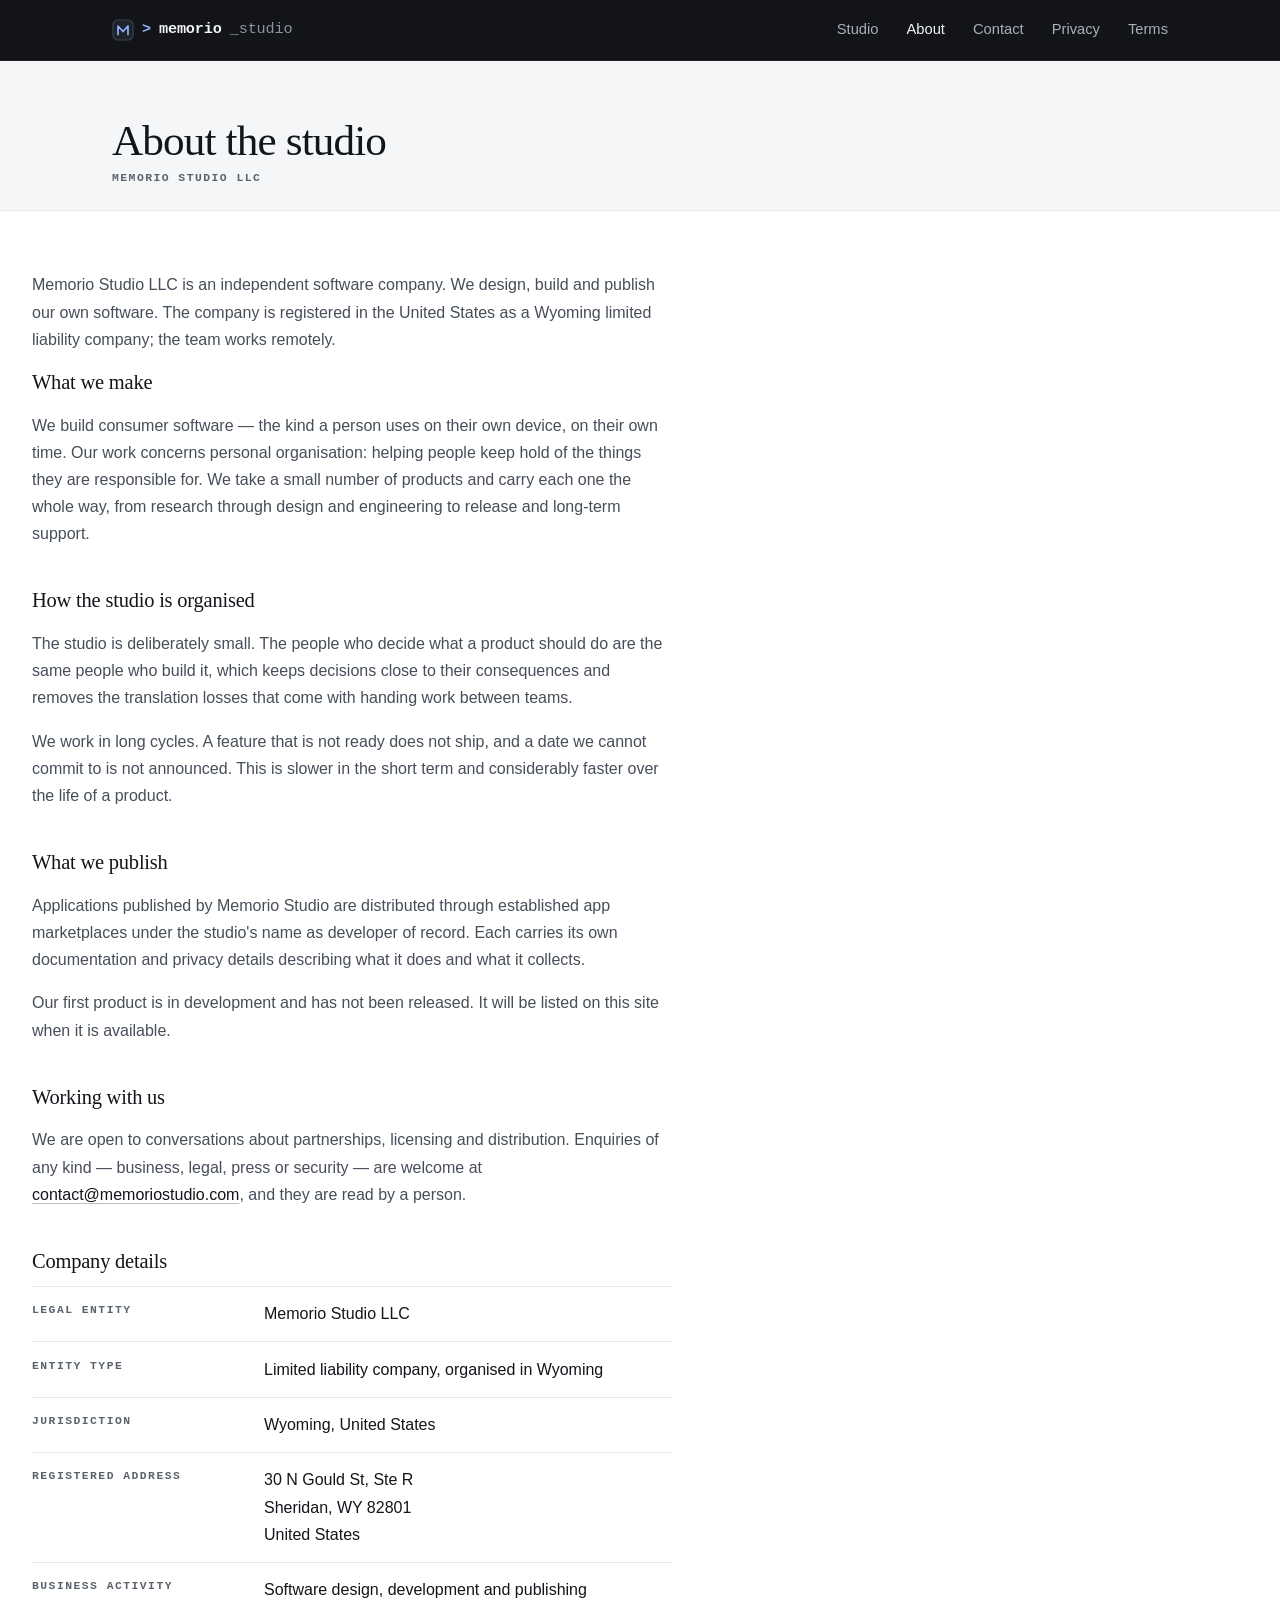
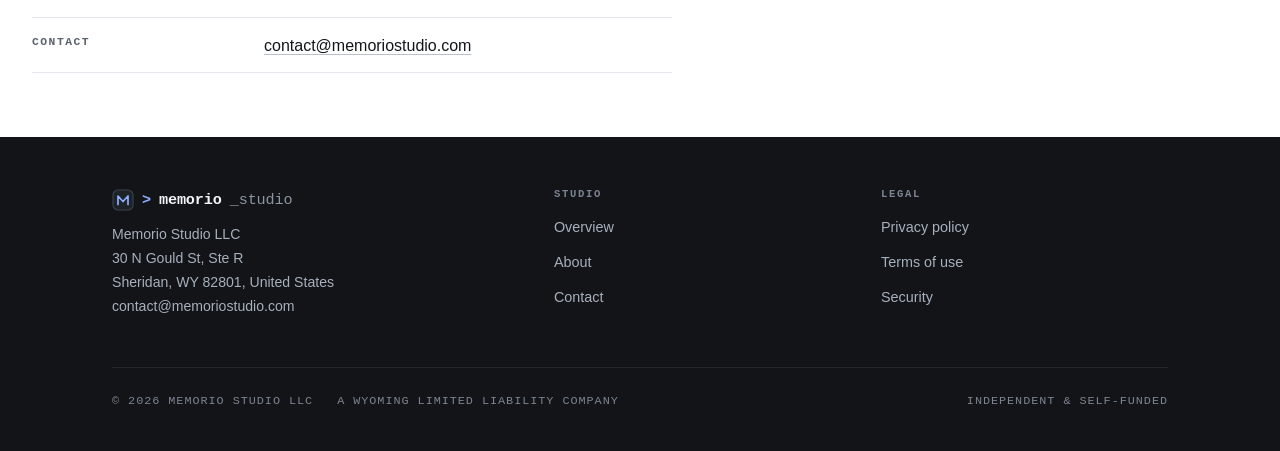
<file: site/about.html>
<!doctype html>
<html lang="en">
<head>
<meta charset="utf-8">
<meta name="viewport" content="width=device-width, initial-scale=1">
<title>About — Memorio Studio</title>
<meta name="description" content="Memorio Studio LLC — an independent software company: what we make, how the studio is organised, and our company details.">
<meta name="theme-color" content="#121417">
<link rel="canonical" href="https://memoriostudio.com/about.html">
<meta property="og:type" content="website">
<meta property="og:site_name" content="Memorio Studio">
<meta property="og:title" content="About — Memorio Studio">
<meta property="og:description" content="Memorio Studio LLC — an independent software company: what we make, how the studio is organised, and our company details.">
<meta property="og:url" content="https://memoriostudio.com/about.html">
<meta name="twitter:card" content="summary">
<meta name="twitter:title" content="About — Memorio Studio">
<meta name="twitter:description" content="Memorio Studio LLC — an independent software company: what we make, how the studio is organised, and our company details.">
<link rel="stylesheet" href="/styles.css">
<link rel="icon" href="/favicon.svg" type="image/svg+xml">
<script type="application/ld+json">
{"@context":"https://schema.org","@type":"Organization","name":"Memorio Studio LLC","alternateName":"Memorio Studio","legalName":"Memorio Studio LLC","url":"https://memoriostudio.com/","email":"contact@memoriostudio.com","description":"Independent software company designing, building and publishing its own products.","foundingDate":"2026","address":{"@type":"PostalAddress","streetAddress":"30 N Gould St, Ste R","addressLocality":"Sheridan","addressRegion":"WY","postalCode":"82801","addressCountry":"US"},"contactPoint":{"@type":"ContactPoint","contactType":"customer support","email":"contact@memoriostudio.com","availableLanguage":"English"}}
</script>
</head>
<body>
<a class="skip" href="#main">Skip to content</a>
<header class="topbar"><div class="wrap">
  <a class="wordmark" href="/"><svg width="22" height="22" viewBox="0 0 22 22" fill="none" aria-hidden="true" focusable="false">
  <rect x="1" y="1" width="20" height="20" rx="5" fill="#1d2128" stroke="#3a414c" stroke-width="1.2"/>
  <path d="M6 15.5V7l5 5.5L16 7v8.5" stroke="#8fb0ff" stroke-width="1.7" stroke-linecap="round" stroke-linejoin="round"/>
</svg><span class="caret">&gt;</span><span>memorio</span><span class="dim">_studio</span></a>
  <nav aria-label="Primary">
    <a href="/">Studio</a>
    <a href="/about.html" aria-current="page">About</a>
    <a href="/contact.html">Contact</a>
    <a href="/privacy.html">Privacy</a>
    <a href="/terms.html">Terms</a>
  </nav>
</div></header>
<main id="main">
<section class="doc-head"><div class="wrap">
  <h1>About the studio</h1>
  <p class="updated">Memorio Studio LLC</p>
</div></section>
<section class="doc"><div class="wrap">
<p>Memorio Studio LLC is an independent software company. We design, build and publish our own
software. The company is registered in the United States as a Wyoming limited liability company;
the team works remotely.</p>

<h2>What we make</h2>
<p>We build consumer software — the kind a person uses on their own device, on their own time. Our
work concerns personal organisation: helping people keep hold of the things they are responsible
for. We take a small number of products and carry each one the whole way, from research through
design and engineering to release and long-term support.</p>

<h2>How the studio is organised</h2>
<p>The studio is deliberately small. The people who decide what a product should do are the same
people who build it, which keeps decisions close to their consequences and removes the translation
losses that come with handing work between teams.</p>
<p>We work in long cycles. A feature that is not ready does not ship, and a date we cannot commit to
is not announced. This is slower in the short term and considerably faster over the life of a
product.</p>

<h2>What we publish</h2>
<p>Applications published by Memorio Studio are distributed through established app marketplaces
under the studio's name as developer of record. Each carries its own documentation and privacy
details describing what it does and what it collects.</p>
<p>Our first product is in development and has not been released. It will be listed on this site
when it is available.</p>

<h2>Working with us</h2>
<p>We are open to conversations about partnerships, licensing and distribution. Enquiries of any
kind — business, legal, press or security — are welcome at
<a href="mailto:contact@memoriostudio.com">contact@memoriostudio.com</a>, and they are read by a
person.</p>

<h2>Company details</h2>
<div class="ledger"><dl>
  <div class="row"><dt>Legal entity</dt><dd>Memorio Studio LLC</dd></div>
  <div class="row"><dt>Entity type</dt><dd>Limited liability company, organised in Wyoming</dd></div>
  <div class="row"><dt>Jurisdiction</dt><dd>Wyoming, United States</dd></div>
  <div class="row"><dt>Registered address</dt><dd>30 N Gould St, Ste R<br>Sheridan, WY 82801<br>United States</dd></div>
  <div class="row"><dt>Business activity</dt><dd>Software design, development and publishing</dd></div>
  <div class="row"><dt>Contact</dt><dd><a href="mailto:contact@memoriostudio.com">contact@memoriostudio.com</a></dd></div>
</dl></div>
</div></section>
</main>
<footer class="site"><div class="wrap">
  <div class="foot-brand">
    <a class="wordmark" href="/"><svg width="22" height="22" viewBox="0 0 22 22" fill="none" aria-hidden="true" focusable="false">
  <rect x="1" y="1" width="20" height="20" rx="5" fill="#1d2128" stroke="#3a414c" stroke-width="1.2"/>
  <path d="M6 15.5V7l5 5.5L16 7v8.5" stroke="#8fb0ff" stroke-width="1.7" stroke-linecap="round" stroke-linejoin="round"/>
</svg><span class="caret">&gt;</span><span>memorio</span><span class="dim">_studio</span></a>
    <address>
      Memorio Studio LLC<br>
      30 N Gould St, Ste R<br>
      Sheridan, WY 82801, United States<br>
      <a href="mailto:contact@memoriostudio.com">contact@memoriostudio.com</a>
    </address>
  </div>
  <div class="foot-col">
    <h2>Studio</h2>
    <ul>
      <li><a href="/">Overview</a></li>
      <li><a href="/about.html">About</a></li>
      <li><a href="/contact.html">Contact</a></li>
    </ul>
  </div>
  <div class="foot-col">
    <h2>Legal</h2>
    <ul>
      <li><a href="/privacy.html">Privacy policy</a></li>
      <li><a href="/terms.html">Terms of use</a></li>
      <li><a href="/.well-known/security.txt">Security</a></li>
    </ul>
  </div>
  <div class="foot-base">
    <span>&copy; 2026 Memorio Studio LLC</span>
    <span>A Wyoming limited liability company</span>
    <span class="push">Independent &amp; self-funded</span>
  </div>
</div></footer>
</body>
</html>
</file>
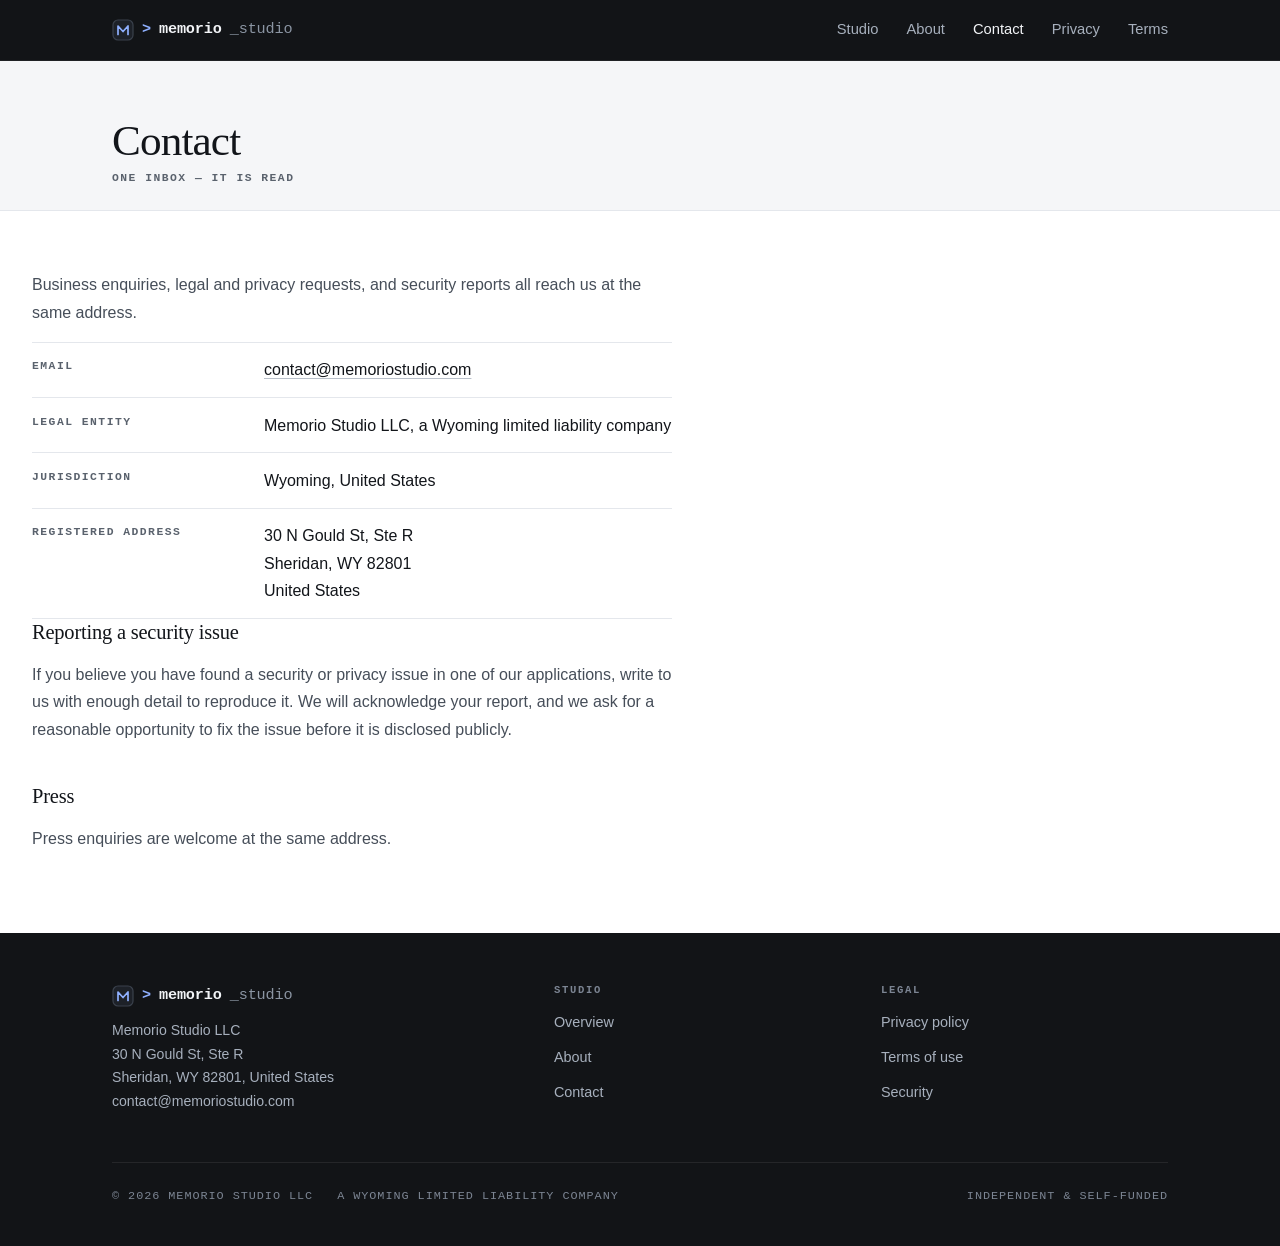
<file: site/contact.html>
<!doctype html>
<html lang="en">
<head>
<meta charset="utf-8">
<meta name="viewport" content="width=device-width, initial-scale=1">
<title>Contact — Memorio Studio</title>
<meta name="description" content="How to reach Memorio Studio LLC.">
<meta name="theme-color" content="#121417">
<link rel="canonical" href="https://memoriostudio.com/contact.html">
<meta property="og:type" content="website">
<meta property="og:site_name" content="Memorio Studio">
<meta property="og:title" content="Contact — Memorio Studio">
<meta property="og:description" content="How to reach Memorio Studio LLC.">
<meta property="og:url" content="https://memoriostudio.com/contact.html">
<meta name="twitter:card" content="summary">
<meta name="twitter:title" content="Contact — Memorio Studio">
<meta name="twitter:description" content="How to reach Memorio Studio LLC.">
<link rel="stylesheet" href="/styles.css">
<link rel="icon" href="/favicon.svg" type="image/svg+xml">
<script type="application/ld+json">
{"@context":"https://schema.org","@type":"Organization","name":"Memorio Studio LLC","alternateName":"Memorio Studio","legalName":"Memorio Studio LLC","url":"https://memoriostudio.com/","email":"contact@memoriostudio.com","description":"Independent software company designing, building and publishing its own products.","foundingDate":"2026","address":{"@type":"PostalAddress","streetAddress":"30 N Gould St, Ste R","addressLocality":"Sheridan","addressRegion":"WY","postalCode":"82801","addressCountry":"US"},"contactPoint":{"@type":"ContactPoint","contactType":"customer support","email":"contact@memoriostudio.com","availableLanguage":"English"}}
</script>
</head>
<body>
<a class="skip" href="#main">Skip to content</a>
<header class="topbar"><div class="wrap">
  <a class="wordmark" href="/"><svg width="22" height="22" viewBox="0 0 22 22" fill="none" aria-hidden="true" focusable="false">
  <rect x="1" y="1" width="20" height="20" rx="5" fill="#1d2128" stroke="#3a414c" stroke-width="1.2"/>
  <path d="M6 15.5V7l5 5.5L16 7v8.5" stroke="#8fb0ff" stroke-width="1.7" stroke-linecap="round" stroke-linejoin="round"/>
</svg><span class="caret">&gt;</span><span>memorio</span><span class="dim">_studio</span></a>
  <nav aria-label="Primary">
    <a href="/">Studio</a>
    <a href="/about.html">About</a>
    <a href="/contact.html" aria-current="page">Contact</a>
    <a href="/privacy.html">Privacy</a>
    <a href="/terms.html">Terms</a>
  </nav>
</div></header>
<main id="main">
<section class="doc-head"><div class="wrap">
  <h1>Contact</h1>
  <p class="updated">One inbox — it is read</p>
</div></section>
<section class="doc"><div class="wrap">
<p>Business enquiries, legal and privacy requests, and security reports all reach us at the same
address.</p>

<div class="ledger"><dl>
  <div class="row"><dt>Email</dt><dd><a href="mailto:contact@memoriostudio.com">contact@memoriostudio.com</a></dd></div>
  <div class="row"><dt>Legal entity</dt><dd>Memorio Studio LLC, a Wyoming limited liability company</dd></div>
  <div class="row"><dt>Jurisdiction</dt><dd>Wyoming, United States</dd></div>
  <div class="row"><dt>Registered address</dt><dd>30 N Gould St, Ste R<br>Sheridan, WY 82801<br>United States</dd></div>
</dl></div>

<h2>Reporting a security issue</h2>
<p>If you believe you have found a security or privacy issue in one of our applications, write to us
with enough detail to reproduce it. We will acknowledge your report, and we ask for a reasonable
opportunity to fix the issue before it is disclosed publicly.</p>

<h2>Press</h2>
<p>Press enquiries are welcome at the same address.</p>
</div></section>
</main>
<footer class="site"><div class="wrap">
  <div class="foot-brand">
    <a class="wordmark" href="/"><svg width="22" height="22" viewBox="0 0 22 22" fill="none" aria-hidden="true" focusable="false">
  <rect x="1" y="1" width="20" height="20" rx="5" fill="#1d2128" stroke="#3a414c" stroke-width="1.2"/>
  <path d="M6 15.5V7l5 5.5L16 7v8.5" stroke="#8fb0ff" stroke-width="1.7" stroke-linecap="round" stroke-linejoin="round"/>
</svg><span class="caret">&gt;</span><span>memorio</span><span class="dim">_studio</span></a>
    <address>
      Memorio Studio LLC<br>
      30 N Gould St, Ste R<br>
      Sheridan, WY 82801, United States<br>
      <a href="mailto:contact@memoriostudio.com">contact@memoriostudio.com</a>
    </address>
  </div>
  <div class="foot-col">
    <h2>Studio</h2>
    <ul>
      <li><a href="/">Overview</a></li>
      <li><a href="/about.html">About</a></li>
      <li><a href="/contact.html">Contact</a></li>
    </ul>
  </div>
  <div class="foot-col">
    <h2>Legal</h2>
    <ul>
      <li><a href="/privacy.html">Privacy policy</a></li>
      <li><a href="/terms.html">Terms of use</a></li>
      <li><a href="/.well-known/security.txt">Security</a></li>
    </ul>
  </div>
  <div class="foot-base">
    <span>&copy; 2026 Memorio Studio LLC</span>
    <span>A Wyoming limited liability company</span>
    <span class="push">Independent &amp; self-funded</span>
  </div>
</div></footer>
</body>
</html>
</file>
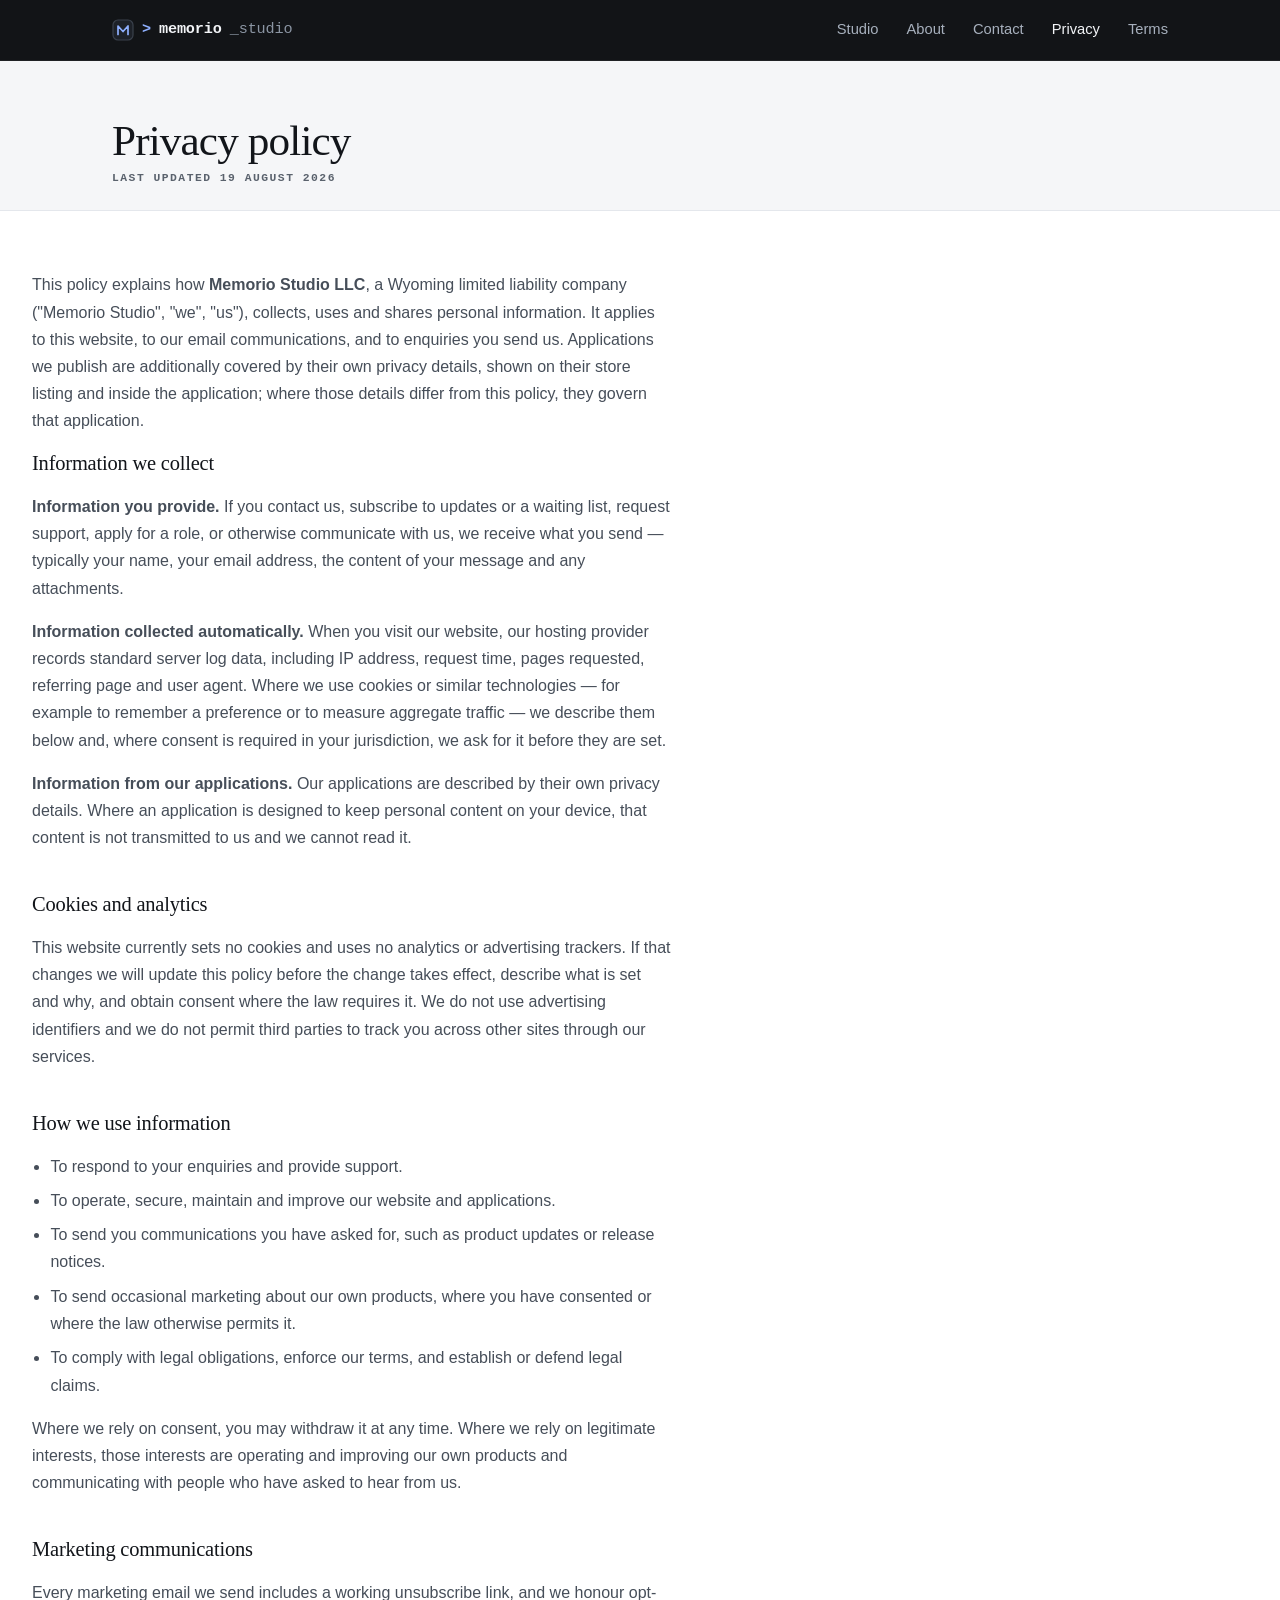
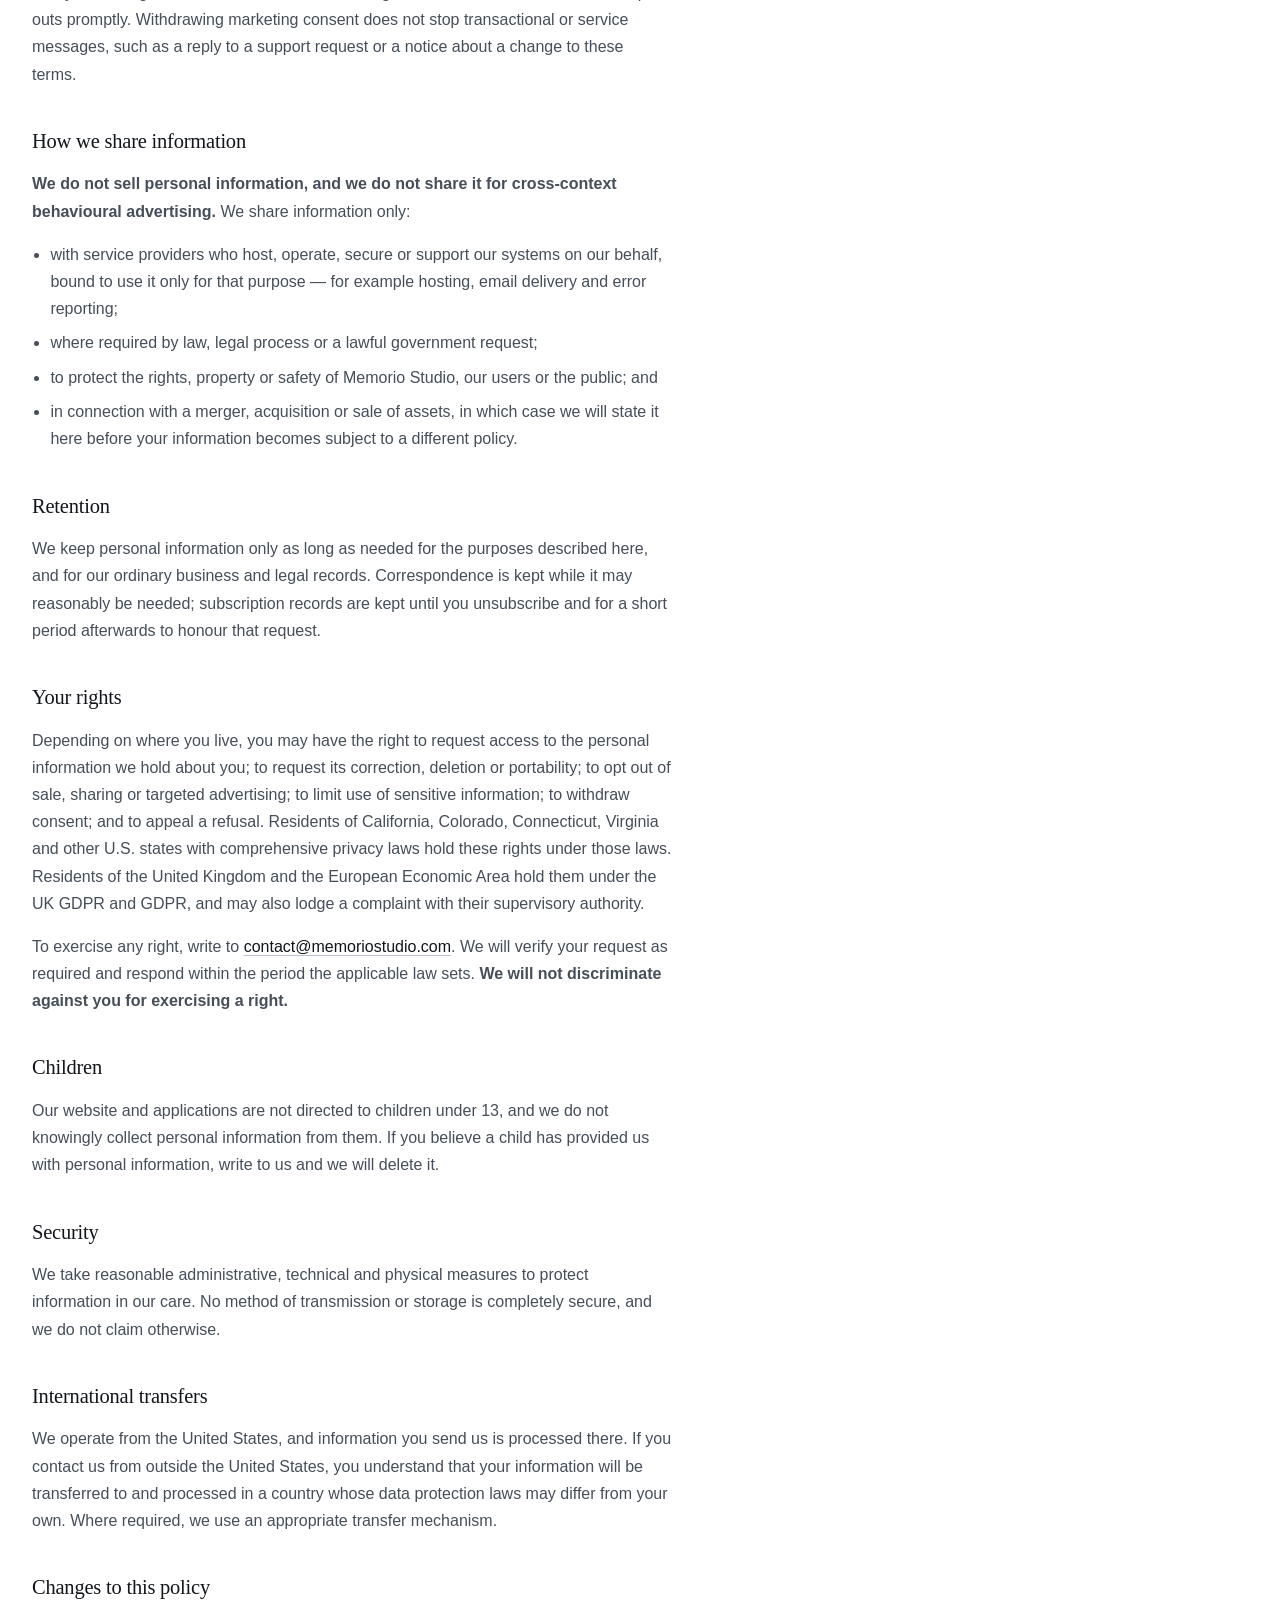
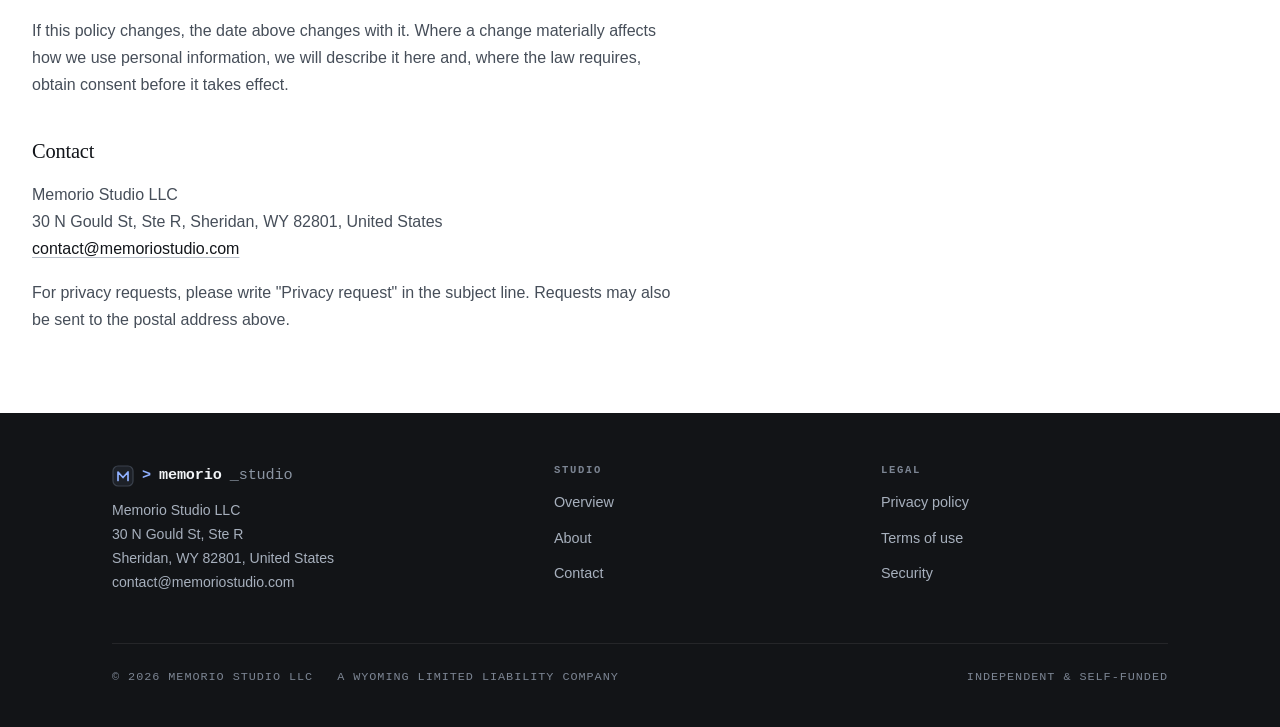
<file: site/privacy.html>
<!doctype html>
<html lang="en">
<head>
<meta charset="utf-8">
<meta name="viewport" content="width=device-width, initial-scale=1">
<title>Privacy — Memorio Studio</title>
<meta name="description" content="How Memorio Studio LLC collects, uses and shares personal information.">
<meta name="theme-color" content="#121417">
<link rel="canonical" href="https://memoriostudio.com/privacy.html">
<meta property="og:type" content="website">
<meta property="og:site_name" content="Memorio Studio">
<meta property="og:title" content="Privacy — Memorio Studio">
<meta property="og:description" content="How Memorio Studio LLC collects, uses and shares personal information.">
<meta property="og:url" content="https://memoriostudio.com/privacy.html">
<meta name="twitter:card" content="summary">
<meta name="twitter:title" content="Privacy — Memorio Studio">
<meta name="twitter:description" content="How Memorio Studio LLC collects, uses and shares personal information.">
<link rel="stylesheet" href="/styles.css">
<link rel="icon" href="/favicon.svg" type="image/svg+xml">
<script type="application/ld+json">
{"@context":"https://schema.org","@type":"Organization","name":"Memorio Studio LLC","alternateName":"Memorio Studio","legalName":"Memorio Studio LLC","url":"https://memoriostudio.com/","email":"contact@memoriostudio.com","description":"Independent software company designing, building and publishing its own products.","foundingDate":"2026","address":{"@type":"PostalAddress","streetAddress":"30 N Gould St, Ste R","addressLocality":"Sheridan","addressRegion":"WY","postalCode":"82801","addressCountry":"US"},"contactPoint":{"@type":"ContactPoint","contactType":"customer support","email":"contact@memoriostudio.com","availableLanguage":"English"}}
</script>
</head>
<body>
<a class="skip" href="#main">Skip to content</a>
<header class="topbar"><div class="wrap">
  <a class="wordmark" href="/"><svg width="22" height="22" viewBox="0 0 22 22" fill="none" aria-hidden="true" focusable="false">
  <rect x="1" y="1" width="20" height="20" rx="5" fill="#1d2128" stroke="#3a414c" stroke-width="1.2"/>
  <path d="M6 15.5V7l5 5.5L16 7v8.5" stroke="#8fb0ff" stroke-width="1.7" stroke-linecap="round" stroke-linejoin="round"/>
</svg><span class="caret">&gt;</span><span>memorio</span><span class="dim">_studio</span></a>
  <nav aria-label="Primary">
    <a href="/">Studio</a>
    <a href="/about.html">About</a>
    <a href="/contact.html">Contact</a>
    <a href="/privacy.html" aria-current="page">Privacy</a>
    <a href="/terms.html">Terms</a>
  </nav>
</div></header>
<main id="main">
<section class="doc-head"><div class="wrap">
  <h1>Privacy policy</h1>
  <p class="updated">Last updated 19 August 2026</p>
</div></section>
<section class="doc"><div class="wrap">
<p>This policy explains how <strong>Memorio Studio LLC</strong>, a Wyoming limited liability
company ("Memorio Studio", "we", "us"),
collects, uses and shares personal information. It applies to this website, to our email
communications, and to enquiries you send us. Applications we publish are additionally covered by
their own privacy details, shown on their store listing and inside the application; where those
details differ from this policy, they govern that application.</p>

<h2>Information we collect</h2>
<p><strong>Information you provide.</strong> If you contact us, subscribe to updates or a
waiting list, request support, apply for a role, or otherwise communicate with us, we receive what
you send — typically your name, your email address, the content of your message and any
attachments.</p>
<p><strong>Information collected automatically.</strong> When you visit our website, our hosting
provider records standard server log data, including IP address, request time, pages requested,
referring page and user agent. Where we use cookies or similar technologies — for example to
remember a preference or to measure aggregate traffic — we describe them below and, where consent
is required in your jurisdiction, we ask for it before they are set.</p>
<p><strong>Information from our applications.</strong> Our applications are described by their own
privacy details. Where an application is designed to keep personal content on your device, that
content is not transmitted to us and we cannot read it.</p>

<h2>Cookies and analytics</h2>
<p>This website currently sets no cookies and uses no analytics or advertising trackers. If that
changes we will update this policy before the change takes effect, describe what is set and why,
and obtain consent where the law requires it. We do not use advertising identifiers and we do not
permit third parties to track you across other sites through our services.</p>

<h2>How we use information</h2>
<ul>
  <li>To respond to your enquiries and provide support.</li>
  <li>To operate, secure, maintain and improve our website and applications.</li>
  <li>To send you communications you have asked for, such as product updates or release notices.</li>
  <li>To send occasional marketing about our own products, where you have consented or where the
      law otherwise permits it.</li>
  <li>To comply with legal obligations, enforce our terms, and establish or defend legal claims.</li>
</ul>
<p>Where we rely on consent, you may withdraw it at any time. Where we rely on legitimate
interests, those interests are operating and improving our own products and communicating with
people who have asked to hear from us.</p>

<h2>Marketing communications</h2>
<p>Every marketing email we send includes a working unsubscribe link, and we honour opt-outs
promptly. Withdrawing marketing consent does not stop transactional or service messages, such as a
reply to a support request or a notice about a change to these terms.</p>

<h2>How we share information</h2>
<p><strong>We do not sell personal information, and we do not share it for cross-context
behavioural advertising.</strong> We share information only:</p>
<ul>
  <li>with service providers who host, operate, secure or support our systems on our behalf, bound
      to use it only for that purpose — for example hosting, email delivery and error reporting;</li>
  <li>where required by law, legal process or a lawful government request;</li>
  <li>to protect the rights, property or safety of Memorio Studio, our users or the public; and</li>
  <li>in connection with a merger, acquisition or sale of assets, in which case we will state it
      here before your information becomes subject to a different policy.</li>
</ul>

<h2>Retention</h2>
<p>We keep personal information only as long as needed for the purposes described here, and for
our ordinary business and legal records. Correspondence is kept while it may reasonably be needed;
subscription records are kept until you unsubscribe and for a short period afterwards to honour
that request.</p>

<h2>Your rights</h2>
<p>Depending on where you live, you may have the right to request access to the personal
information we hold about you; to request its correction, deletion or portability; to opt out of
sale, sharing or targeted advertising; to limit use of sensitive information; to withdraw consent;
and to appeal a refusal. Residents of California, Colorado, Connecticut, Virginia and other U.S.
states with comprehensive privacy laws hold these rights under those laws. Residents of the United
Kingdom and the European Economic Area hold them under the UK GDPR and GDPR, and may also lodge a
complaint with their supervisory authority.</p>
<p>To exercise any right, write to
<a href="mailto:contact@memoriostudio.com">contact@memoriostudio.com</a>. We will verify your
request as required and respond within the period the applicable law sets. <strong>We will not
discriminate against you for exercising a right.</strong></p>

<h2>Children</h2>
<p>Our website and applications are not directed to children under 13, and we do not knowingly
collect personal information from them. If you believe a child has provided us with personal
information, write to us and we will delete it.</p>

<h2>Security</h2>
<p>We take reasonable administrative, technical and physical measures to protect information in
our care. No method of transmission or storage is completely secure, and we do not claim
otherwise.</p>

<h2>International transfers</h2>
<p>We operate from the United States, and information you send us is processed there. If you
contact us from outside the United States, you understand that your information will be
transferred to and processed in a country whose data protection laws may differ from your own.
Where required, we use an appropriate transfer mechanism.</p>

<h2>Changes to this policy</h2>
<p>If this policy changes, the date above changes with it. Where a change materially affects how we
use personal information, we will describe it here and, where the law requires, obtain consent
before it takes effect.</p>

<h2>Contact</h2>
<p>Memorio Studio LLC<br>
30 N Gould St, Ste R, Sheridan, WY 82801, United States<br>
<a href="mailto:contact@memoriostudio.com">contact@memoriostudio.com</a></p>
<p>For privacy requests, please write "Privacy request" in the subject line. Requests may also be
sent to the postal address above.</p>
</div></section>
</main>
<footer class="site"><div class="wrap">
  <div class="foot-brand">
    <a class="wordmark" href="/"><svg width="22" height="22" viewBox="0 0 22 22" fill="none" aria-hidden="true" focusable="false">
  <rect x="1" y="1" width="20" height="20" rx="5" fill="#1d2128" stroke="#3a414c" stroke-width="1.2"/>
  <path d="M6 15.5V7l5 5.5L16 7v8.5" stroke="#8fb0ff" stroke-width="1.7" stroke-linecap="round" stroke-linejoin="round"/>
</svg><span class="caret">&gt;</span><span>memorio</span><span class="dim">_studio</span></a>
    <address>
      Memorio Studio LLC<br>
      30 N Gould St, Ste R<br>
      Sheridan, WY 82801, United States<br>
      <a href="mailto:contact@memoriostudio.com">contact@memoriostudio.com</a>
    </address>
  </div>
  <div class="foot-col">
    <h2>Studio</h2>
    <ul>
      <li><a href="/">Overview</a></li>
      <li><a href="/about.html">About</a></li>
      <li><a href="/contact.html">Contact</a></li>
    </ul>
  </div>
  <div class="foot-col">
    <h2>Legal</h2>
    <ul>
      <li><a href="/privacy.html">Privacy policy</a></li>
      <li><a href="/terms.html">Terms of use</a></li>
      <li><a href="/.well-known/security.txt">Security</a></li>
    </ul>
  </div>
  <div class="foot-base">
    <span>&copy; 2026 Memorio Studio LLC</span>
    <span>A Wyoming limited liability company</span>
    <span class="push">Independent &amp; self-funded</span>
  </div>
</div></footer>
</body>
</html>
</file>
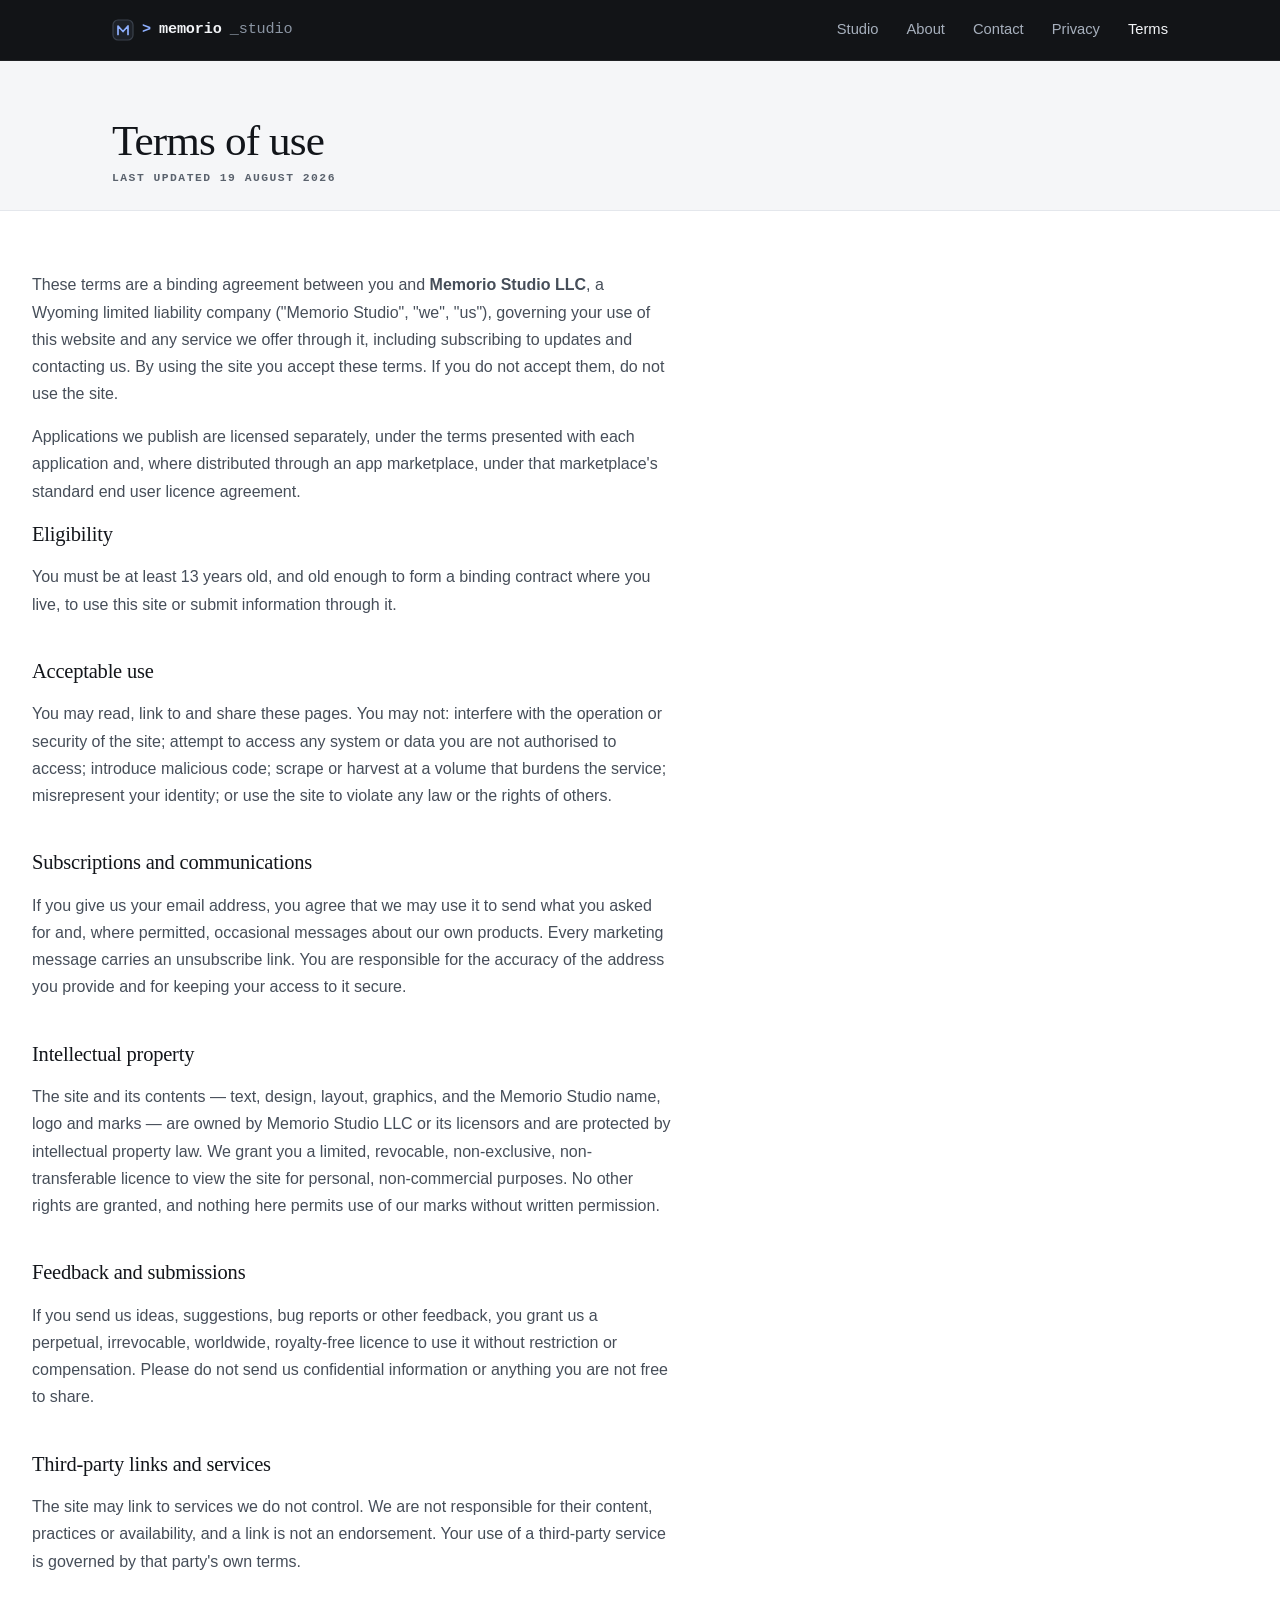
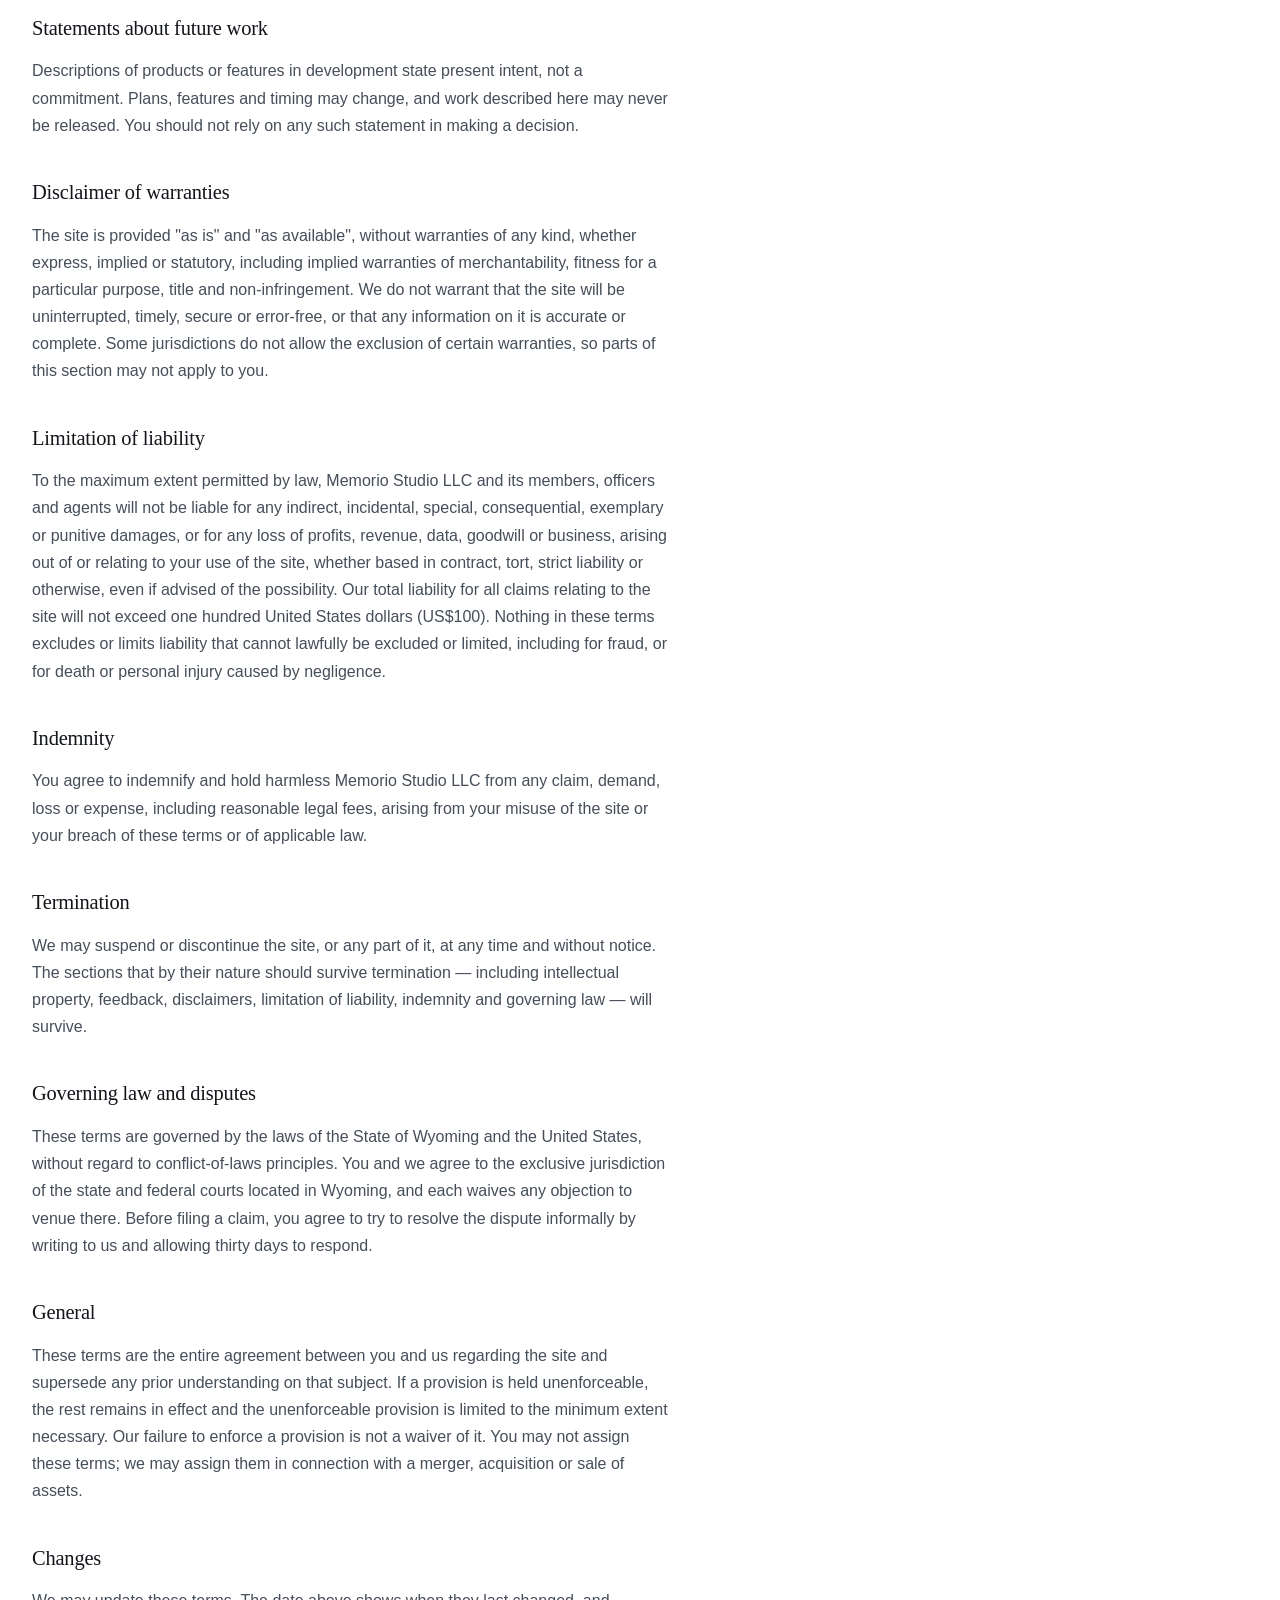
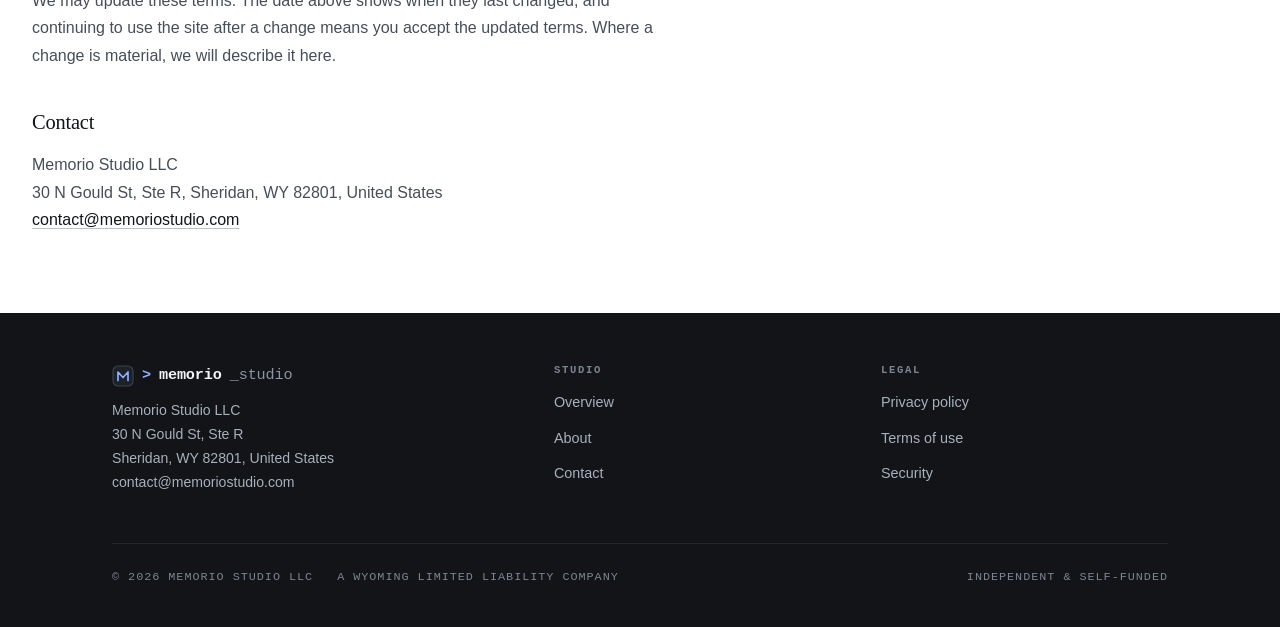
<file: site/terms.html>
<!doctype html>
<html lang="en">
<head>
<meta charset="utf-8">
<meta name="viewport" content="width=device-width, initial-scale=1">
<title>Terms — Memorio Studio</title>
<meta name="description" content="Terms of use for the Memorio Studio website and services.">
<meta name="theme-color" content="#121417">
<link rel="canonical" href="https://memoriostudio.com/terms.html">
<meta property="og:type" content="website">
<meta property="og:site_name" content="Memorio Studio">
<meta property="og:title" content="Terms — Memorio Studio">
<meta property="og:description" content="Terms of use for the Memorio Studio website and services.">
<meta property="og:url" content="https://memoriostudio.com/terms.html">
<meta name="twitter:card" content="summary">
<meta name="twitter:title" content="Terms — Memorio Studio">
<meta name="twitter:description" content="Terms of use for the Memorio Studio website and services.">
<link rel="stylesheet" href="/styles.css">
<link rel="icon" href="/favicon.svg" type="image/svg+xml">
<script type="application/ld+json">
{"@context":"https://schema.org","@type":"Organization","name":"Memorio Studio LLC","alternateName":"Memorio Studio","legalName":"Memorio Studio LLC","url":"https://memoriostudio.com/","email":"contact@memoriostudio.com","description":"Independent software company designing, building and publishing its own products.","foundingDate":"2026","address":{"@type":"PostalAddress","streetAddress":"30 N Gould St, Ste R","addressLocality":"Sheridan","addressRegion":"WY","postalCode":"82801","addressCountry":"US"},"contactPoint":{"@type":"ContactPoint","contactType":"customer support","email":"contact@memoriostudio.com","availableLanguage":"English"}}
</script>
</head>
<body>
<a class="skip" href="#main">Skip to content</a>
<header class="topbar"><div class="wrap">
  <a class="wordmark" href="/"><svg width="22" height="22" viewBox="0 0 22 22" fill="none" aria-hidden="true" focusable="false">
  <rect x="1" y="1" width="20" height="20" rx="5" fill="#1d2128" stroke="#3a414c" stroke-width="1.2"/>
  <path d="M6 15.5V7l5 5.5L16 7v8.5" stroke="#8fb0ff" stroke-width="1.7" stroke-linecap="round" stroke-linejoin="round"/>
</svg><span class="caret">&gt;</span><span>memorio</span><span class="dim">_studio</span></a>
  <nav aria-label="Primary">
    <a href="/">Studio</a>
    <a href="/about.html">About</a>
    <a href="/contact.html">Contact</a>
    <a href="/privacy.html">Privacy</a>
    <a href="/terms.html" aria-current="page">Terms</a>
  </nav>
</div></header>
<main id="main">
<section class="doc-head"><div class="wrap">
  <h1>Terms of use</h1>
  <p class="updated">Last updated 19 August 2026</p>
</div></section>
<section class="doc"><div class="wrap">
<p>These terms are a binding agreement between you and <strong>Memorio Studio LLC</strong>, a
Wyoming limited liability company ("Memorio Studio", "we", "us"), governing your use of this website and any service we offer through
it, including subscribing to updates and contacting us. By using the site you accept these terms.
If you do not accept them, do not use the site.</p>
<p>Applications we publish are licensed separately, under the terms presented with each application
and, where distributed through an app marketplace, under that marketplace's standard end user
licence agreement.</p>

<h2>Eligibility</h2>
<p>You must be at least 13 years old, and old enough to form a binding contract where you live, to
use this site or submit information through it.</p>

<h2>Acceptable use</h2>
<p>You may read, link to and share these pages. You may not: interfere with the operation or
security of the site; attempt to access any system or data you are not authorised to access;
introduce malicious code; scrape or harvest at a volume that burdens the service; misrepresent your
identity; or use the site to violate any law or the rights of others.</p>

<h2>Subscriptions and communications</h2>
<p>If you give us your email address, you agree that we may use it to send what you asked for and,
where permitted, occasional messages about our own products. Every marketing message carries an
unsubscribe link. You are responsible for the accuracy of the address you provide and for keeping
your access to it secure.</p>

<h2>Intellectual property</h2>
<p>The site and its contents — text, design, layout, graphics, and the Memorio Studio name, logo
and marks — are owned by Memorio Studio LLC or its licensors and are protected by intellectual
property law. We grant you a limited, revocable, non-exclusive, non-transferable licence to view
the site for personal, non-commercial purposes. No other rights are granted, and nothing here
permits use of our marks without written permission.</p>

<h2>Feedback and submissions</h2>
<p>If you send us ideas, suggestions, bug reports or other feedback, you grant us a perpetual,
irrevocable, worldwide, royalty-free licence to use it without restriction or compensation. Please
do not send us confidential information or anything you are not free to share.</p>

<h2>Third-party links and services</h2>
<p>The site may link to services we do not control. We are not responsible for their content,
practices or availability, and a link is not an endorsement. Your use of a third-party service is
governed by that party's own terms.</p>

<h2>Statements about future work</h2>
<p>Descriptions of products or features in development state present intent, not a commitment.
Plans, features and timing may change, and work described here may never be released. You should
not rely on any such statement in making a decision.</p>

<h2>Disclaimer of warranties</h2>
<p>The site is provided "as is" and "as available", without warranties of any kind, whether
express, implied or statutory, including implied warranties of merchantability, fitness for a
particular purpose, title and non-infringement. We do not warrant that the site will be
uninterrupted, timely, secure or error-free, or that any information on it is accurate or complete.
Some jurisdictions do not allow the exclusion of certain warranties, so parts of this section may
not apply to you.</p>

<h2>Limitation of liability</h2>
<p>To the maximum extent permitted by law, Memorio Studio LLC and its members, officers and agents
will not be liable for any indirect, incidental, special, consequential, exemplary or punitive
damages, or for any loss of profits, revenue, data, goodwill or business, arising out of or
relating to your use of the site, whether based in contract, tort, strict liability or otherwise,
even if advised of the possibility. Our total liability for all claims relating to the site will
not exceed one hundred United States dollars (US$100). Nothing in these terms excludes or limits
liability that cannot lawfully be excluded or limited, including for fraud, or for death or
personal injury caused by negligence.</p>

<h2>Indemnity</h2>
<p>You agree to indemnify and hold harmless Memorio Studio LLC from any claim, demand, loss or
expense, including reasonable legal fees, arising from your misuse of the site or your breach of
these terms or of applicable law.</p>

<h2>Termination</h2>
<p>We may suspend or discontinue the site, or any part of it, at any time and without notice. The
sections that by their nature should survive termination — including intellectual property,
feedback, disclaimers, limitation of liability, indemnity and governing law — will survive.</p>

<h2>Governing law and disputes</h2>
<p>These terms are governed by the laws of the State of Wyoming and the United States, without
regard to conflict-of-laws principles. You and we agree to the exclusive jurisdiction of the state
and federal courts located in Wyoming, and each waives any objection to venue there. Before filing a claim, you agree to try to resolve the dispute informally
by writing to us and allowing thirty days to respond.</p>

<h2>General</h2>
<p>These terms are the entire agreement between you and us regarding the site and supersede any
prior understanding on that subject. If a provision is held unenforceable, the rest remains in
effect and the unenforceable provision is limited to the minimum extent necessary. Our failure to
enforce a provision is not a waiver of it. You may not assign these terms; we may assign them in
connection with a merger, acquisition or sale of assets.</p>

<h2>Changes</h2>
<p>We may update these terms. The date above shows when they last changed, and continuing to use
the site after a change means you accept the updated terms. Where a change is material, we will
describe it here.</p>

<h2>Contact</h2>
<p>Memorio Studio LLC<br>
30 N Gould St, Ste R, Sheridan, WY 82801, United States<br>
<a href="mailto:contact@memoriostudio.com">contact@memoriostudio.com</a></p>
</div></section>
</main>
<footer class="site"><div class="wrap">
  <div class="foot-brand">
    <a class="wordmark" href="/"><svg width="22" height="22" viewBox="0 0 22 22" fill="none" aria-hidden="true" focusable="false">
  <rect x="1" y="1" width="20" height="20" rx="5" fill="#1d2128" stroke="#3a414c" stroke-width="1.2"/>
  <path d="M6 15.5V7l5 5.5L16 7v8.5" stroke="#8fb0ff" stroke-width="1.7" stroke-linecap="round" stroke-linejoin="round"/>
</svg><span class="caret">&gt;</span><span>memorio</span><span class="dim">_studio</span></a>
    <address>
      Memorio Studio LLC<br>
      30 N Gould St, Ste R<br>
      Sheridan, WY 82801, United States<br>
      <a href="mailto:contact@memoriostudio.com">contact@memoriostudio.com</a>
    </address>
  </div>
  <div class="foot-col">
    <h2>Studio</h2>
    <ul>
      <li><a href="/">Overview</a></li>
      <li><a href="/about.html">About</a></li>
      <li><a href="/contact.html">Contact</a></li>
    </ul>
  </div>
  <div class="foot-col">
    <h2>Legal</h2>
    <ul>
      <li><a href="/privacy.html">Privacy policy</a></li>
      <li><a href="/terms.html">Terms of use</a></li>
      <li><a href="/.well-known/security.txt">Security</a></li>
    </ul>
  </div>
  <div class="foot-base">
    <span>&copy; 2026 Memorio Studio LLC</span>
    <span>A Wyoming limited liability company</span>
    <span class="push">Independent &amp; self-funded</span>
  </div>
</div></footer>
</body>
</html>
</file>
<file: styles.css>
/* Memorio Studio — dark authoritative hero, serif display, alternating bands.
   System fonts only. No build step, no JavaScript, no third-party requests. */
:root {
  --night:    #121417;
  --night-2:  #191c21;
  --night-3:  #21252b;
  --night-ln: #2c313a;
  --on-night: #f2f4f7;
  --on-night-dim: #a7b0bd;

  --paper:   #ffffff;
  --paper-2: #f5f6f8;
  --rule:    #e4e7ec;
  --ink:     #12151a;
  --body:    #464e59;
  --muted:   #5a626d;

  --steel:      #2d5ce0;
  --steel-soft: #8fb0ff;

  --serif: "Iowan Old Style", "Palatino Linotype", Palatino, "Book Antiqua", Georgia, serif;
  --mono:  ui-monospace, SFMono-Regular, "SF Mono", Menlo, Consolas, monospace;
  --sans:  -apple-system, BlinkMacSystemFont, "Segoe UI", Roboto, Helvetica, Arial, sans-serif;
}

* { box-sizing: border-box; }
/* The canvas behind the page, which is what overscroll reveals. Both ends of
   every page are dark (topbar, footer), so a white canvas shows as a white bar
   above the wordmark the moment the page is pulled down on a phone. Giving html
   its own background makes IT the propagated canvas colour; body's paper still
   paints the body box, which is everything between the two dark ends. */
html { -webkit-text-size-adjust: 100%; background: var(--night); }
body { margin: 0; background: var(--paper); color: var(--body); font: 16px/1.7 var(--sans); -webkit-font-smoothing: antialiased; }
.wrap { max-width: 70rem; margin: 0 auto; padding: 0 2rem; }

/* ── Top bar, sits on the dark hero ─────────────────────────────────────── */
.topbar { background: var(--night); border-bottom: 1px solid rgba(255,255,255,.06); }
.topbar .wrap { display: flex; align-items: center; gap: 1rem 2.5rem; flex-wrap: wrap; min-height: 60px; padding-top: .5rem; padding-bottom: .5rem; }
.wordmark { display: inline-flex; align-items: center; gap: .6rem; color: var(--on-night); text-decoration: none; font: 600 1.04rem/1 var(--sans); letter-spacing: -.012em; }
.wordmark svg { display: block; }
.topbar nav { margin-left: auto; display: flex; gap: 1.75rem; flex-wrap: wrap; }
.topbar nav a { color: var(--on-night-dim); text-decoration: none; font-size: .92rem; }
.topbar nav a:hover, .topbar nav a:focus-visible { color: var(--on-night); }
.topbar nav a[aria-current="page"] { color: var(--on-night); }

/* On a phone the five links wrapped to a second row, which pushed the bar to
   117px and left the wordmark pinned flush against the very top edge. The nav
   now takes its own full-width row under the wordmark and stays on ONE line:
   nowrap plus overflow-x means a long link scrolls rather than folding the bar
   in half, and space-between spreads the five across the width when they fit. */
@media (max-width: 46rem) {
  .topbar .wrap {
    /* Vertical padding only. The horizontal 2rem is inherited from .wrap on
       purpose: shrinking it here would set the wordmark 12px left of every
       heading and paragraph below it, trading one alignment bug for another. */
    padding-top: .9rem;
    padding-bottom: .9rem;
    gap: .85rem;
    min-height: 0;
  }
  .topbar nav {
    margin-left: 0;
    width: 100%;
    flex-wrap: nowrap;
    justify-content: space-between;
    gap: .75rem;
    overflow-x: auto;
    scrollbar-width: none;
    -ms-overflow-style: none;
  }
  .topbar nav::-webkit-scrollbar { display: none; }
  .topbar nav a { white-space: nowrap; font-size: .88rem; }
}

@media (max-width: 22rem) {
  .topbar nav a { font-size: .82rem; }
}

/* ── Hero ───────────────────────────────────────────────────────────────── */
.hero { position: relative; background: var(--night); color: var(--on-night); overflow: hidden; padding: 5.5rem 0 4.5rem; text-align: center; }
.hero::before {
  content: ""; position: absolute; inset: -30% -10% auto -10%; height: 80%;
  background: radial-gradient(48rem 22rem at 50% 40%, rgba(77,124,254,.30), rgba(77,124,254,.06) 45%, transparent 72%);
  pointer-events: none;
}
.hero::after {
  content: ""; position: absolute; inset: 0; pointer-events: none;
  background-image: linear-gradient(rgba(255,255,255,.035) 1px, transparent 1px), linear-gradient(90deg, rgba(255,255,255,.035) 1px, transparent 1px);
  background-size: 62px 62px;
  mask-image: radial-gradient(40rem 18rem at 50% 30%, #000 20%, transparent 75%);
  -webkit-mask-image: radial-gradient(40rem 18rem at 50% 30%, #000 20%, transparent 75%);
}
.hero .wrap { position: relative; z-index: 1; }
.hero h1 { margin: 0 auto 1.25rem; max-width: 24ch; color: #fff; font: 500 clamp(2.6rem, 6.4vw, 4.4rem)/1.02 var(--serif); letter-spacing: -.028em; }
.hero .sub { margin: 0 auto; max-width: 48ch; color: var(--on-night-dim); font-size: 1.06rem; }

.cta { display: inline-block; margin-top: 2.25rem; padding: .8rem 1.6rem; border-radius: 7px; background: var(--steel); color: #fff; font-weight: 600; font-size: .96rem; text-decoration: none; }
.cta:hover { background: #2450cc; }

.hero-cards { display: grid; grid-template-columns: repeat(auto-fit, minmax(17rem, 1fr)); gap: 1rem; max-width: 52rem; margin: 3.25rem auto 0; text-align: left; }
.hero-card { padding: 1.4rem 1.5rem; border: 1px solid var(--night-ln); border-radius: 12px; background: linear-gradient(180deg, var(--night-3), var(--night-2)); }
.hero-card .tag { margin: 0 0 .55rem; color: var(--steel-soft); font: 600 .68rem/1 var(--mono); letter-spacing: .16em; text-transform: uppercase; }
.hero-card h2 { margin: 0 0 .45rem; color: #fff; font: 600 1.02rem/1.3 var(--sans); letter-spacing: -.005em; }
.hero-card p { margin: 0; color: var(--on-night-dim); font-size: .93rem; line-height: 1.6; }

/* ── Trust / label band ─────────────────────────────────────────────────── */
.band-label { padding: 1.4rem 0; border-bottom: 1px solid var(--rule); background: var(--paper); text-align: center; }
.band-label p { margin: 0; color: var(--muted); font: 600 .7rem/1 var(--mono); letter-spacing: .2em; text-transform: uppercase; }

/* ── Content bands ──────────────────────────────────────────────────────── */
.band { padding: 4.5rem 0; border-bottom: 1px solid var(--rule); }
.band.alt { background: var(--paper-2); }
.band h2 { margin: 0 0 1rem; color: var(--ink); font: 500 clamp(1.7rem, 3.4vw, 2.3rem)/1.2 var(--serif); letter-spacing: -.018em; max-width: 22ch; }
.band .lede { margin: 0 0 2rem; max-width: 46ch; font-size: 1.05rem; }
.band p { max-width: 44rem; }

.split { display: grid; grid-template-columns: minmax(0, 1fr) minmax(0, 1fr); gap: 3rem; align-items: start; }
@media (max-width: 52rem) { .split { grid-template-columns: 1fr; gap: 1.75rem; } }

.tiles { display: grid; grid-template-columns: repeat(auto-fit, minmax(15rem, 1fr)); gap: 1rem; margin-top: 2rem; }
.tile { padding: 1.35rem 1.45rem; border: 1px solid var(--rule); border-radius: 11px; background: var(--paper); }
.tile h3 { margin: 0 0 .4rem; color: var(--ink); font-size: .99rem; font-weight: 600; }
.tile p { margin: 0; font-size: .93rem; max-width: none; }

/* ── Ledger ─────────────────────────────────────────────────────────────── */
.ledger { border-top: 1px solid var(--rule); }
.ledger dl { margin: 0; }
.ledger .row { display: grid; grid-template-columns: 13rem minmax(0, 1fr); gap: 1.5rem; padding: .85rem 0; border-bottom: 1px solid var(--rule); }
.ledger dt { margin: 0; color: var(--muted); font: 600 .71rem/1.9 var(--mono); letter-spacing: .13em; text-transform: uppercase; }
.ledger dd { margin: 0; color: var(--ink); }
@media (max-width: 40rem) { .ledger .row { grid-template-columns: 1fr; gap: .1rem; } }

/* ── Documents ──────────────────────────────────────────────────────────── */
.doc-head { padding: 3.5rem 0 1.6rem; border-bottom: 1px solid var(--rule); background: var(--paper-2); }
.doc-head h1 { margin: 0 0 .5rem; color: var(--ink); font: 500 clamp(2rem, 4.4vw, 2.7rem)/1.12 var(--serif); letter-spacing: -.02em; }
.updated { margin: 0; color: var(--muted); font: 600 .71rem/1 var(--mono); letter-spacing: .13em; text-transform: uppercase; }
.doc { padding: 2.75rem 0 4rem; max-width: 44rem; }
.doc h2 { margin: 2.5rem 0 .7rem; color: var(--ink); font: 500 1.28rem/1.3 var(--serif); letter-spacing: -.01em; }
.doc h2:first-of-type { margin-top: 0; }
.doc p, .doc li { max-width: 42rem; }
.doc ul { padding-left: 1.15rem; }
/* Inline monospace for a literal — a domain, a path, a header name. */
.doc .mono-inline { font: 500 .93em/1 var(--mono); color: var(--ink); }
.doc li { margin-bottom: .45rem; }

a { color: var(--ink); text-underline-offset: 3px; text-decoration-color: #b9c0ca; }
a:hover { text-decoration-color: var(--ink); }

/* ── Footer ─────────────────────────────────────────────────────────────── */
footer.site { background: var(--night); color: var(--on-night-dim); }
footer.site a { color: var(--on-night-dim); text-decoration: none; }
footer.site a:hover { color: var(--on-night); }

/* .push is PLACEMENT ONLY. It used to carry its own type — .72rem/1, weight 600
   — left over from when the footer was one flex line. Inside .foot-base that
   made the third item a different size, weight and line-height from the two
   beside it, so even when the three DID share a row their baselines sat 4px
   apart. The type now comes from .foot-base, so all three lines match. */
.push { margin-left: 0; }

:focus-visible { outline: 2px solid var(--steel); outline-offset: 3px; }

/* Skip link — keyboard users reach content without walking the nav. */
.skip {
  position: absolute; left: -9999px; top: 0;
  padding: .7rem 1.1rem; background: var(--paper); color: var(--ink);
  border: 1px solid var(--ink); border-radius: 0 0 7px 0; z-index: 50;
  font-size: .92rem; text-decoration: none;
}
.skip:focus { left: 0; }

/* Print: legal pages get printed and filed. */
@media print {
  .topbar, .cta, footer.site { display: none; }
  body { background: #fff; color: #000; font-size: 11pt; }
  .hero { background: #fff; color: #000; padding: 1rem 0; text-align: left; }
  .hero h1, .hero::before, .hero::after { color: #000; background: none; }
  a { text-decoration: underline; }
  a[href^="mailto:"]::after { content: " (" attr(href) ")"; font-size: 9pt; }
}

/* ── Updates / journal ──────────────────────────────────────────────────── */
.notes { border-top: 1px solid var(--rule); margin-top: 1.75rem; }
.note { display: grid; grid-template-columns: 9rem minmax(0, 1fr); gap: 1.5rem; padding: 1.4rem 0; border-bottom: 1px solid var(--rule); }
.note time { color: var(--muted); font: 600 .71rem/1.9 var(--mono); letter-spacing: .12em; text-transform: uppercase; }
.note h3 { margin: 0 0 .35rem; color: var(--ink); font-size: 1rem; font-weight: 600; }
.note p { margin: 0; font-size: .95rem; max-width: 44rem; }
@media (max-width: 40rem) { .note { grid-template-columns: 1fr; gap: .3rem; } }

/* ── FAQ ────────────────────────────────────────────────────────────────── */
.faq { margin-top: 1.5rem; border-top: 1px solid var(--rule); }
.faq details { border-bottom: 1px solid var(--rule); }
.faq summary { padding: 1rem 0; color: var(--ink); font-weight: 600; cursor: pointer; list-style: none; display: flex; align-items: center; gap: .75rem; min-height: 44px; }
.faq summary::-webkit-details-marker { display: none; }
.faq summary::before { content: "+"; color: var(--muted); font: 500 1.1rem/1 var(--mono); width: 1rem; }
.faq details[open] summary::before { content: "\2013"; }
.faq details p { margin: 0 0 1rem 1.75rem; font-size: .96rem; }

/* ── Tiles, upgraded ────────────────────────────────────────────────────── */
.tiles { grid-template-columns: repeat(auto-fit, minmax(16rem, 1fr)); gap: 1px; background: var(--rule); border: 1px solid var(--rule); border-radius: 12px; overflow: hidden; }

.tile {
  position: relative;
  border: 0;
  border-radius: 0;
  padding: 1.9rem 1.5rem 1.6rem;
  background: var(--paper);
}

.tile::before {
  content: attr(data-k);
  display: block;
  margin-bottom: .85rem;
  color: var(--steel);
  font: 600 .67rem/1 var(--mono);
  letter-spacing: .15em;
  text-transform: uppercase;
}

.tile::after {
  content: "";
  position: absolute;
  left: 1.5rem; top: 1.75rem;
  width: 1.5rem; height: 2px;
  background: var(--steel);
  opacity: 0;
  transform: translateX(-6px);
}

.tile h3 { margin: 0 0 .5rem; font-size: 1rem; letter-spacing: -.005em; }
.tile p { color: var(--body); }

@media (prefers-reduced-motion: no-preference) {
  .tile, .tile::after { transition: background .18s ease, opacity .18s ease, transform .18s ease; }
}
.tile:hover { background: var(--paper-2); }
.tile:hover::after { opacity: 1; transform: translateX(0); }

/* Dev-type wordmark: monospace, lowercased, with a prompt caret. */
.wordmark { gap: .5rem; font-family: var(--mono); font-weight: 600; font-size: .95rem; letter-spacing: -.01em; }
.wordmark .caret { color: var(--steel-soft); font-weight: 700; }
.wordmark .dim { color: #8b95a3; font-weight: 500; }

/* ── Footer: a real grid, not a run-on line ─────────────────────────────── */
footer.site { padding: 3.25rem 0 2.5rem; }

footer.site .wrap {
  display: grid;
  grid-template-columns: minmax(0, 1.4fr) repeat(2, minmax(0, 1fr));
  gap: 2rem 2.5rem;
  align-items: start;
}

.foot-brand .wordmark { color: var(--on-night); margin-bottom: .75rem; }
.foot-brand address { font-style: normal; color: var(--on-night-dim); font-size: .88rem; line-height: 1.7; }
.foot-brand address a { color: var(--on-night-dim); text-decoration: none; }
.foot-brand address a:hover { color: var(--on-night); text-decoration: underline; }

.foot-col h2 {
  margin: 0 0 .8rem;
  color: #7c8593;
  font: 600 .66rem/1 var(--mono);
  letter-spacing: .16em;
  text-transform: uppercase;
}

.foot-col ul { margin: 0; padding: 0; list-style: none; }
.foot-col li { margin-bottom: .5rem; }
.foot-col a { color: var(--on-night-dim); text-decoration: none; font-size: .9rem; }
.foot-col a:hover { color: var(--on-night); }

/* A grid, not wrapping flex. Flex + margin-left:auto reads as "left, left,
   right" only while all three fit on one line; the moment they wrap, each lands
   on its own line and the auto margin shoves the last one to a third, arbitrary
   x — two flush-left lines and one adrift. A grid cannot wrap mid-row, so the
   layout is either three columns or one, and both are aligned by construction. */
.foot-base {
  grid-column: 1 / -1;
  display: grid;
  grid-template-columns: auto auto 1fr;
  gap: .5rem 1.5rem;
  align-items: baseline;
  margin-top: 1rem;
  padding-top: 1.5rem;
  border-top: 1px solid rgba(255,255,255,.08);
  color: #7c8593;
  font: 500 .74rem/1.6 var(--mono);
  letter-spacing: .08em;
  text-transform: uppercase;
}

.foot-base .push { justify-self: end; text-align: right; }

/* Below this the three lines no longer fit across, so they stack — all flush
   left, including the one that was pushed right. */
@media (max-width: 56rem) {
  .foot-base { grid-template-columns: 1fr; gap: .35rem; }
  .foot-base .push { justify-self: start; text-align: left; }
}

@media (max-width: 46rem) {
  footer.site .wrap { grid-template-columns: 1fr 1fr; }
  .foot-brand { grid-column: 1 / -1; }
}

/* ── Hero status line ───────────────────────────────────────────────────── */
.status-line {
  display: inline-flex;
  align-items: center;
  gap: .6rem;
  margin: 0 0 1.9rem;
  padding: .55rem 1rem .55rem .8rem;
  border: 1px solid var(--night-ln);
  border-radius: 999px;
  background: rgba(255, 255, 255, .03);
  font: 600 .72rem/1 var(--mono);
  letter-spacing: .14em;
  text-transform: uppercase;
  color: #cdd5e0;
}

.status-line .pulse {
  width: 7px; height: 7px;
  border-radius: 50%;
  background: #5ad3a0;
  box-shadow: 0 0 0 0 rgba(90, 211, 160, .55);
}

@media (prefers-reduced-motion: no-preference) {
  .status-line .pulse { animation: pulse 2.4s ease-out infinite; }
  @keyframes pulse {
    0%   { box-shadow: 0 0 0 0 rgba(90, 211, 160, .5); }
    70%  { box-shadow: 0 0 0 7px rgba(90, 211, 160, 0); }
    100% { box-shadow: 0 0 0 0 rgba(90, 211, 160, 0); }
  }
}
</file>
